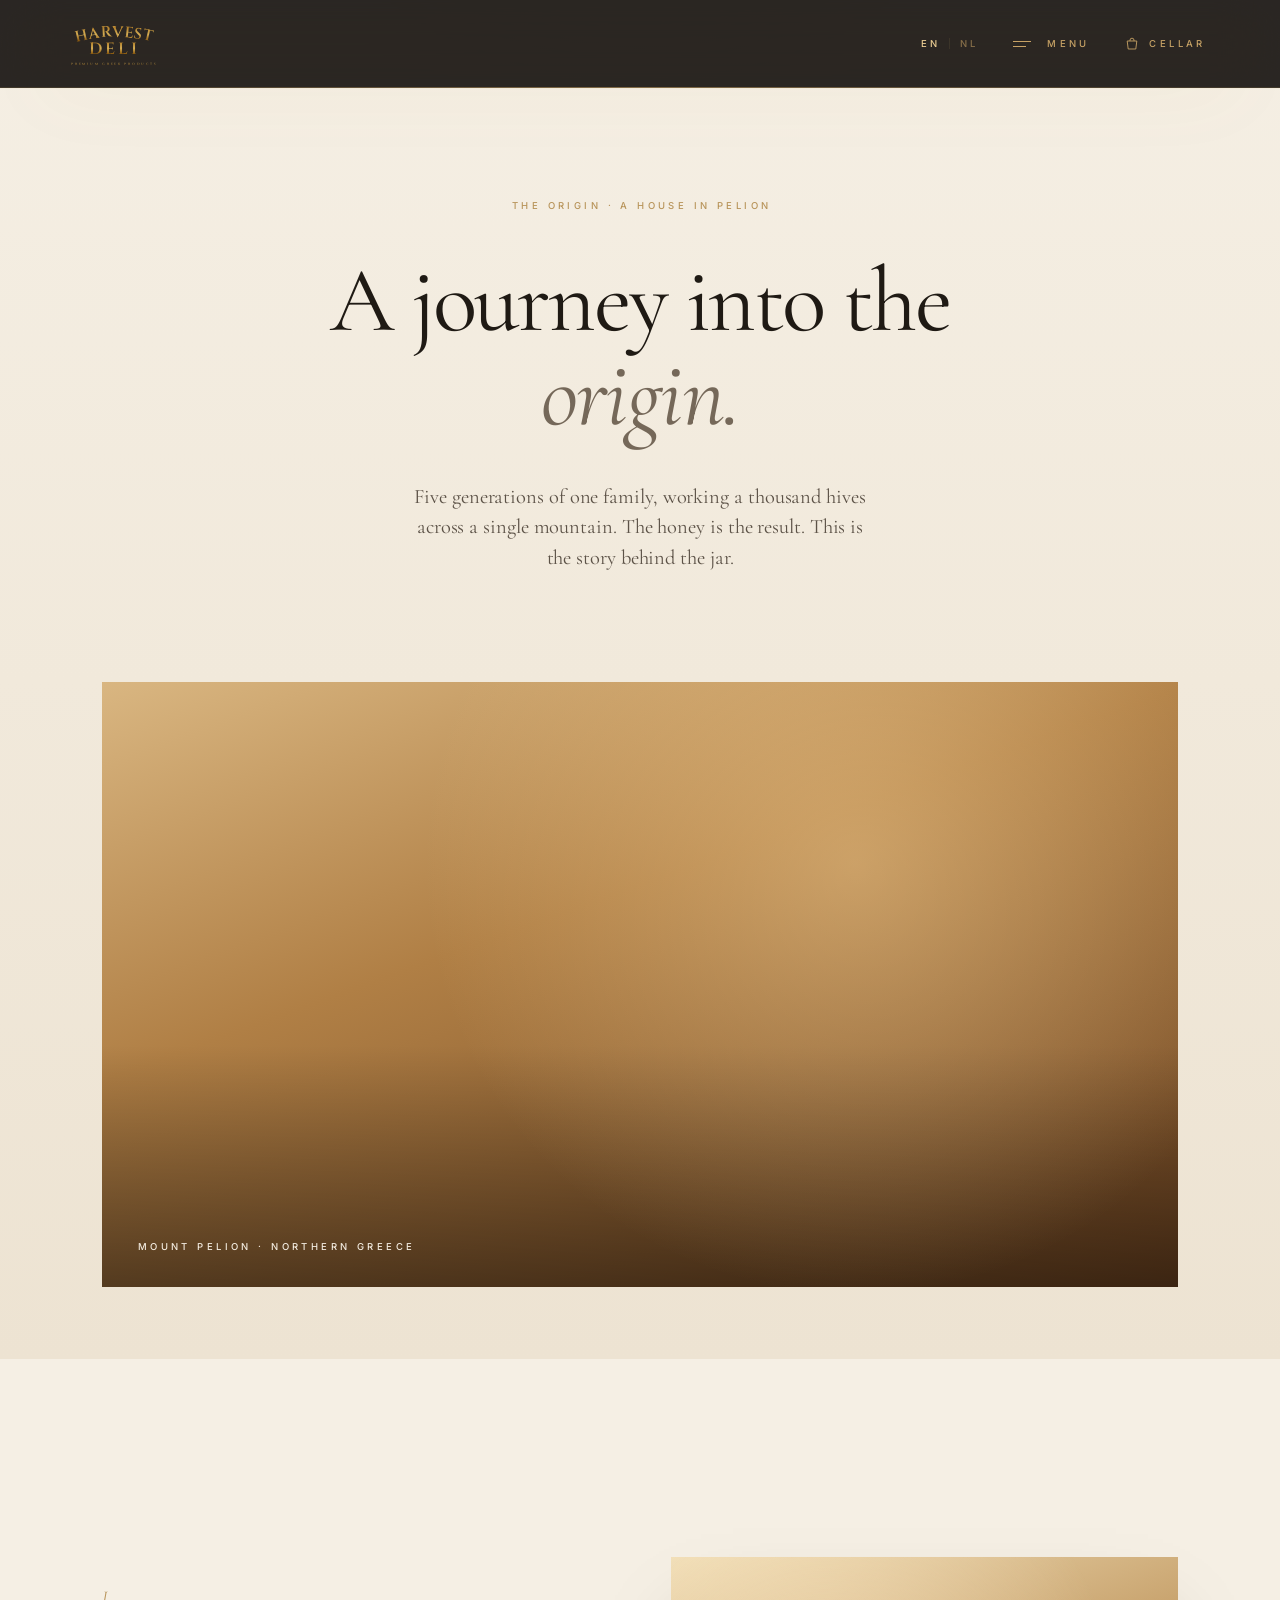
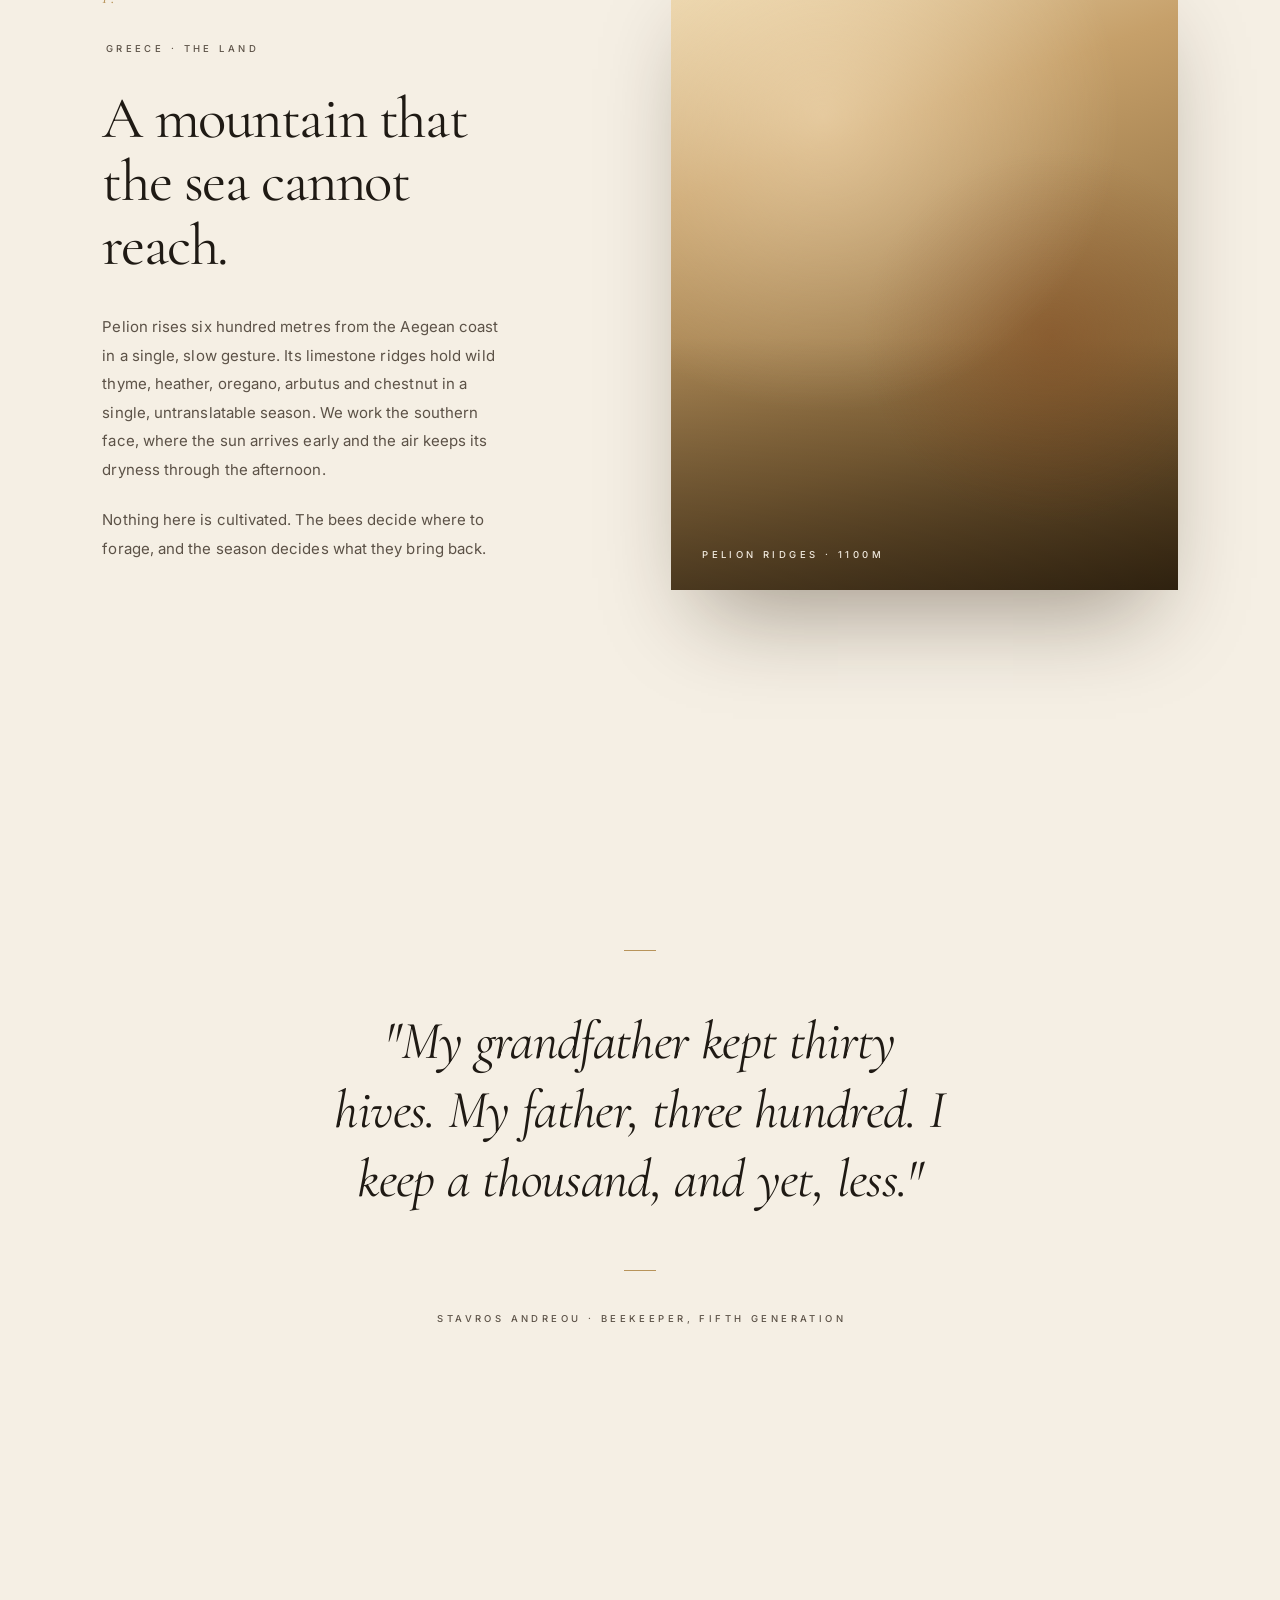
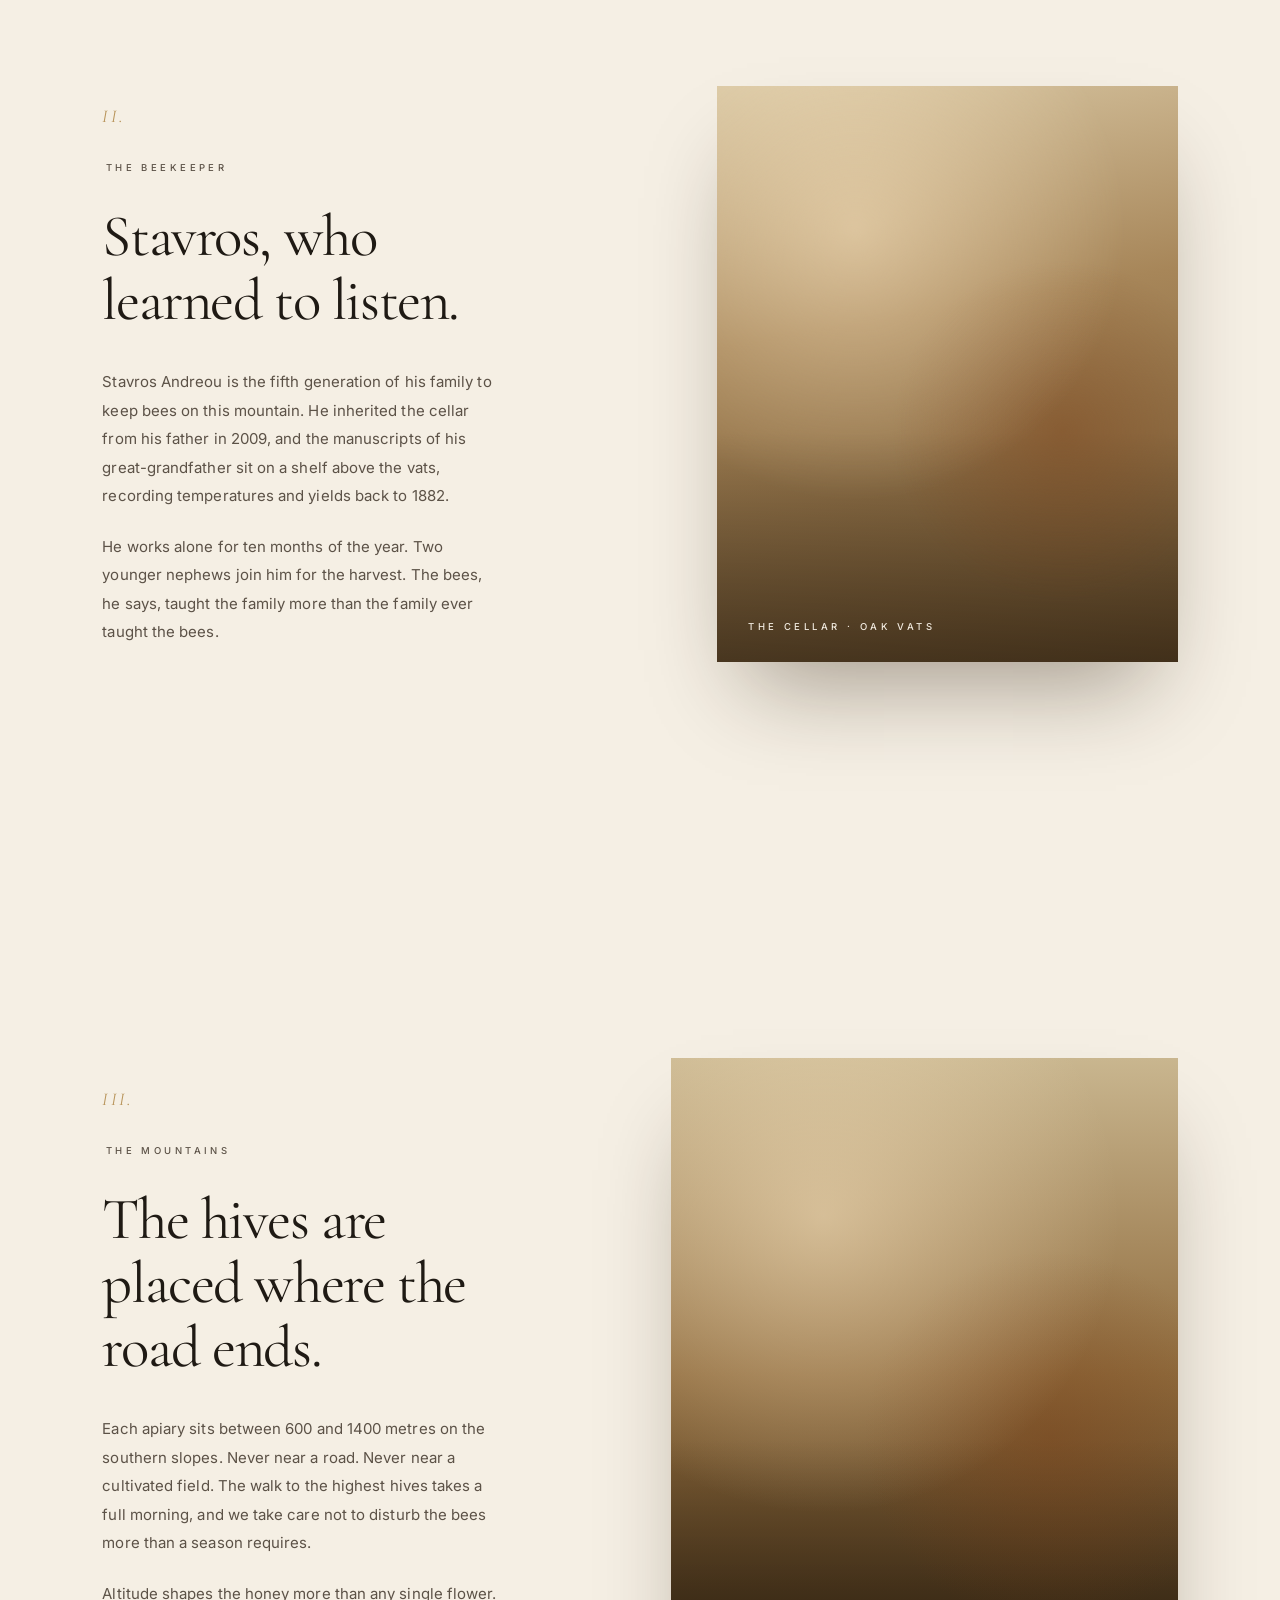
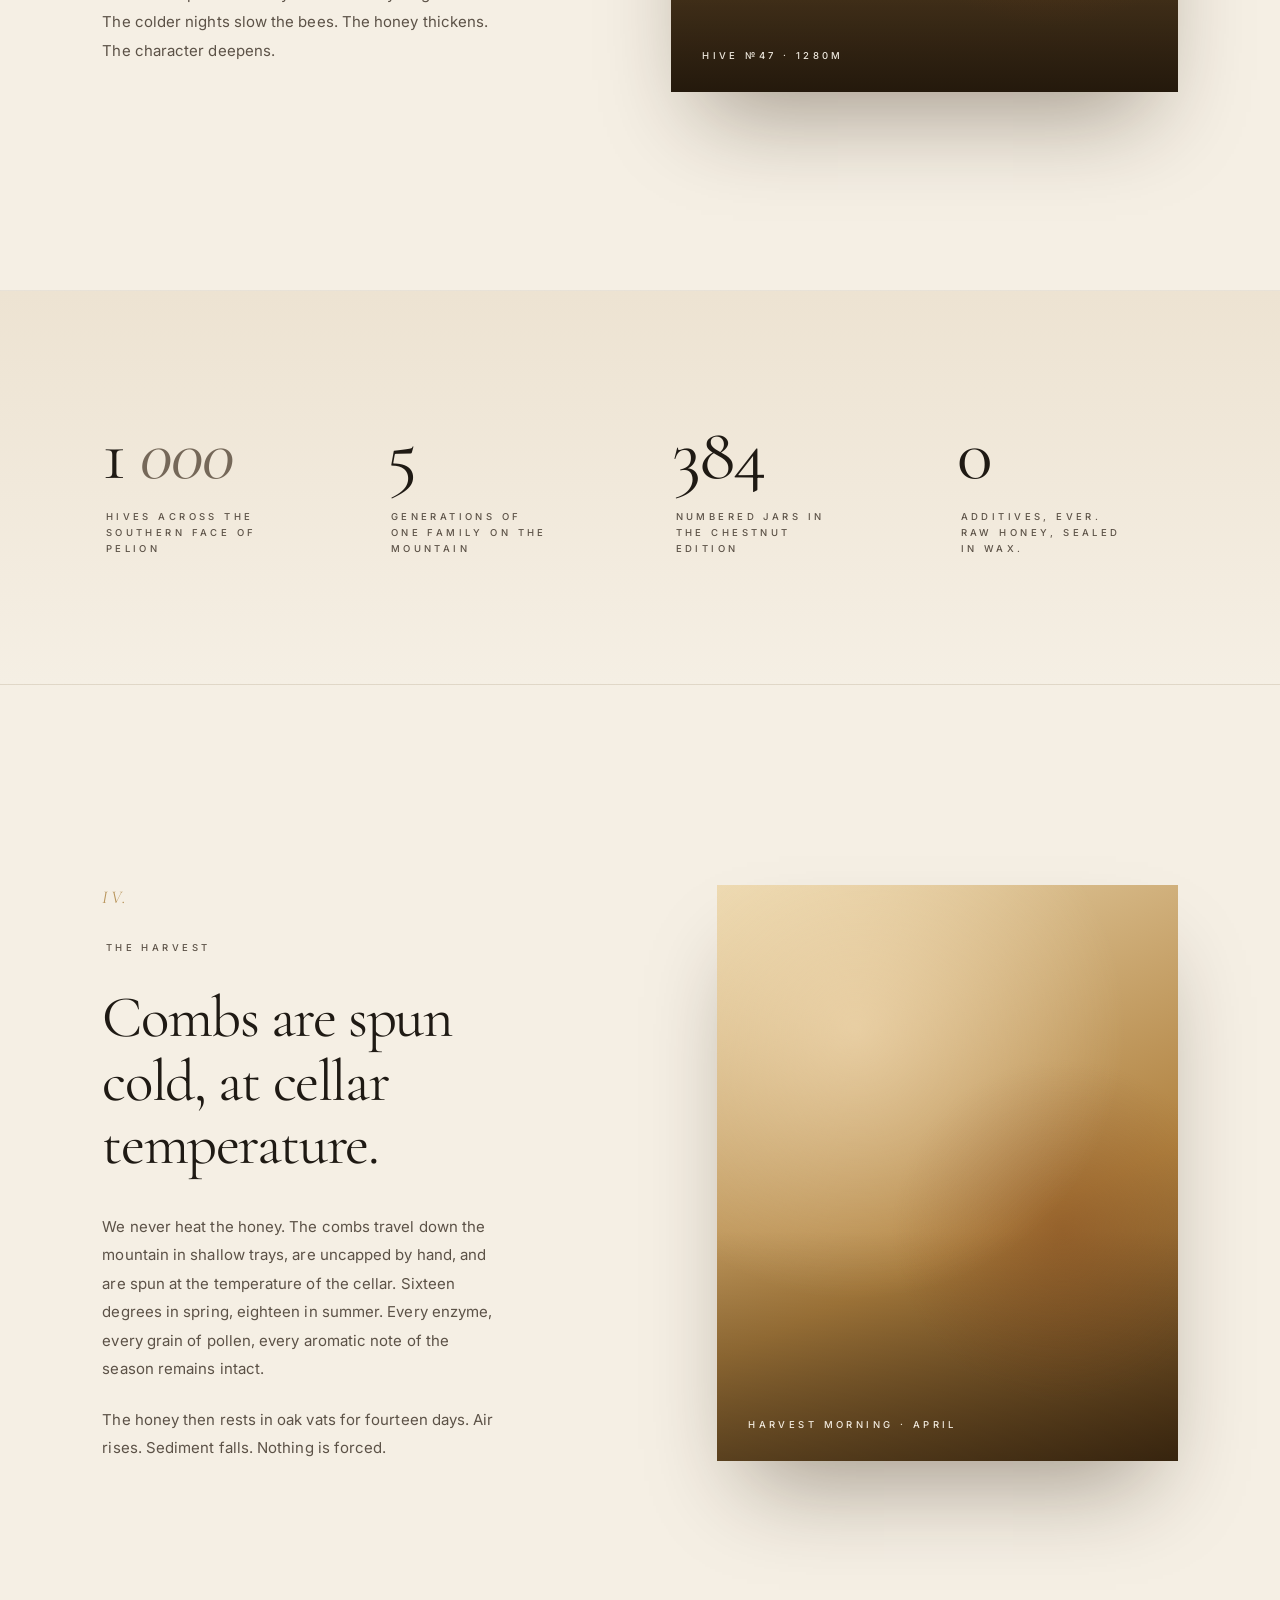
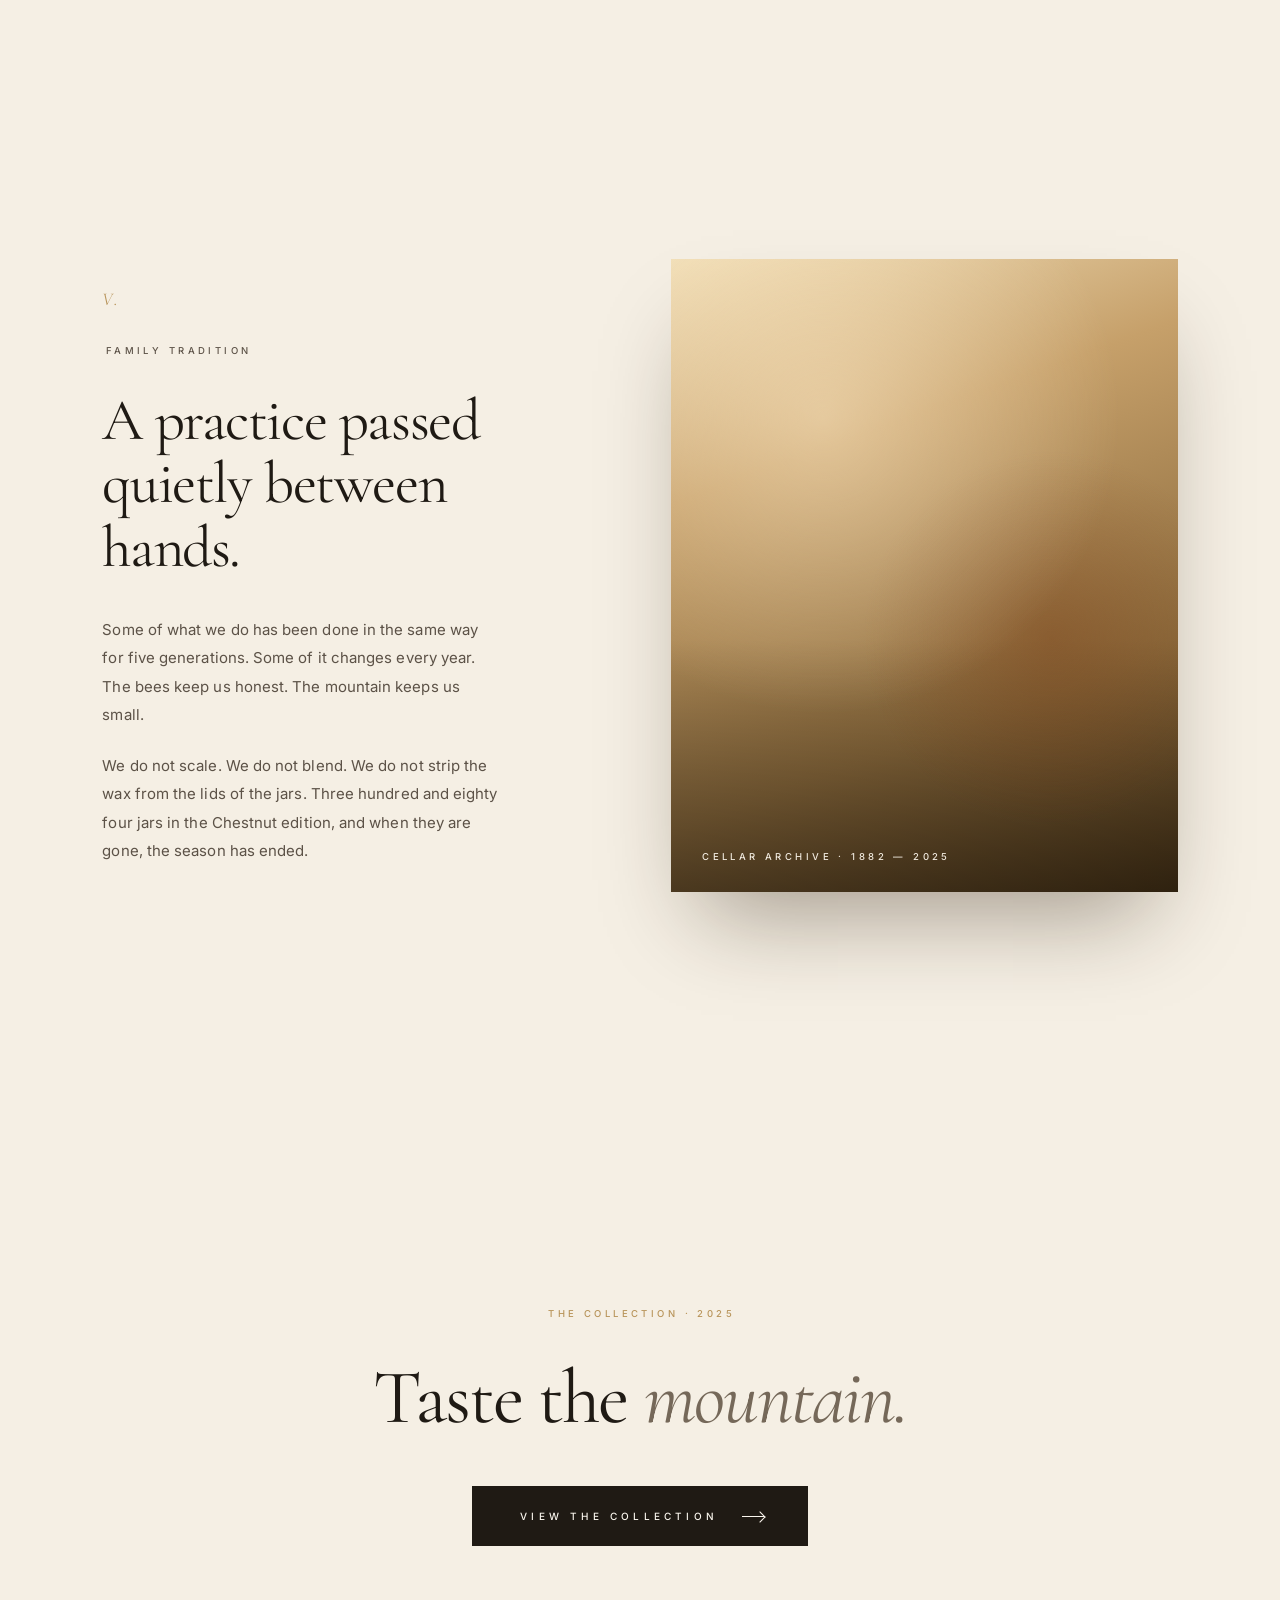
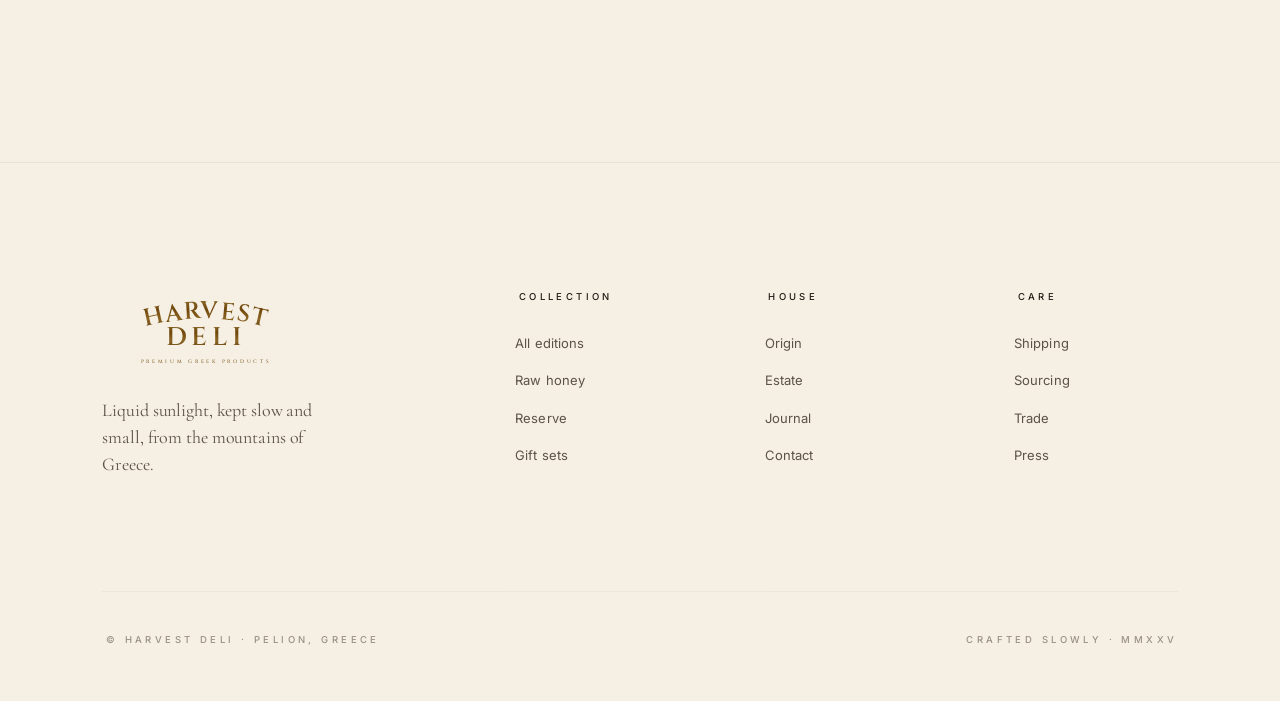
<file: about.html>
<!DOCTYPE html>
<html lang="en">
<head>
<meta charset="UTF-8">
<meta name="viewport" content="width=device-width, initial-scale=1.0">
<title>The Origin — Harvest Deli</title>
<link rel="preconnect" href="https://fonts.googleapis.com">
<link rel="preconnect" href="https://fonts.gstatic.com" crossorigin>
<link href="https://fonts.googleapis.com/css2?family=Cinzel:wght@400;500;600;700&family=Cormorant+Garamond:ital,wght@0,300;0,400;0,500;0,600;1,400;1,500&family=Inter:wght@300;400;500&display=swap" rel="stylesheet">
<link rel="stylesheet" href="shared.css">
<style>
:root {
  --bg: #F5EFE4;
  --bg-deep: #EDE3D2;
  --ink: #1F1A14;
  --ink-soft: #5C5247;
  --ink-warm: #756859;
  --stone: #C9BBA3;
  --gold: #B8945A;
  --gold-light: #D4AC6A;
  --gold-deep: #8A6228;
  --gold-soft: rgba(184, 148, 90, 0.32);
  --cream: #FAF6EE;
  --ease: cubic-bezier(0.22, 1, 0.36, 1);
  --track-label: 0.36em;
  --track-button: 0.42em;
}
* { margin: 0; padding: 0; box-sizing: border-box; }
html { -webkit-font-smoothing: antialiased; -moz-osx-font-smoothing: grayscale; scroll-behavior: smooth; }
body {
  background: var(--bg);
  color: var(--ink);
  font-family: 'Inter', -apple-system, BlinkMacSystemFont, sans-serif;
  font-weight: 400;
  font-size: 15px;
  line-height: 1.65;
  overflow-x: hidden;
}
::selection { background: var(--gold-soft); color: var(--ink); }

.logo-svg { display: block; height: 100%; width: auto; }
.logo-mark.nav-size { height: 44px; }
.logo-mark.menu-size { height: 70px; }
.logo-mark.footer-size { height: 80px; }

nav.site-nav {
  position: fixed; top: 0; left: 0; right: 0; z-index: 60;
  display: flex; justify-content: space-between; align-items: center;
  padding: 18px 48px;
  color: var(--ink);
  background: rgba(245, 239, 228, 0.78);
  backdrop-filter: blur(20px) saturate(140%);
  -webkit-backdrop-filter: blur(20px) saturate(140%);
  border-bottom: 1px solid rgba(26, 22, 18, 0.05);
}
nav.site-nav .nav-brand { display: flex; align-items: center; height: 44px; text-decoration: none; color: inherit; }
nav.site-nav .nav-right { display: flex; align-items: center; gap: 32px; }
.menu-btn, .nav-acquire {
  background: none; border: none; color: inherit; cursor: pointer;
  font-family: 'Inter', sans-serif;
  font-size: 9.5px; letter-spacing: var(--track-label); text-transform: uppercase;
  font-weight: 500; padding: 6px 0;
  display: inline-flex; align-items: center; gap: 16px;
  text-decoration: none; transition: opacity 0.5s var(--ease);
  opacity: 0.92; padding-left: var(--track-label);
}
.menu-btn:hover, .nav-acquire:hover { opacity: 1; }
.menu-btn .lines { display: inline-flex; flex-direction: column; gap: 4px; width: 18px; }
.menu-btn .lines::before, .menu-btn .lines::after { content: ''; display: block; height: 1px; background: currentColor; }
.menu-btn .lines::before { width: 100%; }
.menu-btn .lines::after { width: 70%; }
.nav-acquire { border-bottom: 1px solid currentColor; padding-bottom: 4px; }

/* Menu overlay */
.menu-overlay {
  position: fixed; inset: 0; z-index: 150;
  background: #0B0907; color: var(--cream);
  opacity: 0; pointer-events: none;
  transition: opacity 0.9s var(--ease);
  display: flex; flex-direction: column;
  padding: 32px 48px; overflow: hidden;
}
.menu-overlay.open { opacity: 1; pointer-events: auto; }
.menu-overlay::before {
  content: ''; position: absolute; inset: 0;
  background: radial-gradient(ellipse at 75% 30%, rgba(212,172,106,0.14), transparent 55%), radial-gradient(ellipse at 20% 80%, rgba(184,148,90,0.08), transparent 60%);
  pointer-events: none;
}
.menu-top { display: flex; justify-content: space-between; align-items: center; padding-bottom: 8vh; position: relative; z-index: 2; }
.menu-close { background: none; border: none; color: currentColor; cursor: pointer; font-family: 'Inter', sans-serif; font-size: 10px; letter-spacing: 0.4em; text-transform: uppercase; font-weight: 500; display: inline-flex; align-items: center; gap: 14px; opacity: 0.85; transition: opacity 0.5s var(--ease); }
.menu-close:hover { opacity: 1; }
.menu-close .x { width: 18px; height: 18px; position: relative; }
.menu-close .x::before, .menu-close .x::after { content: ''; position: absolute; top: 50%; left: 0; width: 100%; height: 1px; background: currentColor; }
.menu-close .x::before { transform: rotate(45deg); }
.menu-close .x::after { transform: rotate(-45deg); }
.menu-content { display: grid; grid-template-columns: 1.4fr 1fr; gap: 8%; flex: 1; align-items: center; position: relative; z-index: 2; }
.menu-items { list-style: none; }
.menu-items li { border-bottom: 1px solid rgba(245,239,228,0.1); padding: 22px 0; display: grid; grid-template-columns: 60px 1fr auto; align-items: baseline; gap: 32px; opacity: 0; transform: translateY(30px); transition: opacity 0.9s var(--ease), transform 0.9s var(--ease); }
.menu-overlay.open .menu-items li { opacity: 1; transform: translateY(0); }
.menu-overlay.open .menu-items li:nth-child(1) { transition-delay: 0.18s; }
.menu-overlay.open .menu-items li:nth-child(2) { transition-delay: 0.28s; }
.menu-overlay.open .menu-items li:nth-child(3) { transition-delay: 0.38s; }
.menu-overlay.open .menu-items li:nth-child(4) { transition-delay: 0.48s; }
.menu-overlay.open .menu-items li:nth-child(5) { transition-delay: 0.58s; }
.menu-items .roman { font-family: 'Cormorant Garamond', serif; font-style: italic; font-weight: 400; font-size: 14px; color: var(--gold); letter-spacing: 0.1em; }
.menu-items a { font-family: 'Cormorant Garamond', serif; font-weight: 400; font-size: clamp(40px, 5vw, 72px); line-height: 1.04; letter-spacing: -0.024em; color: var(--cream); text-decoration: none; position: relative; display: inline-block; transition: color 0.5s var(--ease); }
.menu-items a em { font-style: italic; font-weight: 400; color: rgba(245, 239, 228, 0.78); letter-spacing: -0.014em; }
.menu-items a::after { content: ''; position: absolute; bottom: -8px; left: 0; width: 0; height: 1px; background: var(--gold); transition: width 0.7s var(--ease); }
.menu-items a:hover { color: var(--gold-light); }
.menu-items a:hover::after { width: 100%; }
.menu-items .sub { font-family: 'Inter', sans-serif; font-size: 9.5px; letter-spacing: var(--track-label); text-transform: uppercase; color: rgba(245,239,228,0.55); font-weight: 500; text-align: right; padding-left: var(--track-label); }
.menu-side { padding-left: 6%; border-left: 1px solid rgba(245,239,228,0.08); opacity: 0; transform: translateX(30px); transition: opacity 1s var(--ease) 0.6s, transform 1s var(--ease) 0.6s; }
.menu-overlay.open .menu-side { opacity: 1; transform: translateX(0); }
.menu-side h5 { font-family: 'Inter', sans-serif; font-size: 9.5px; letter-spacing: 0.45em; text-transform: uppercase; color: var(--gold); margin-bottom: 22px; font-weight: 500; }
.menu-side p { font-family: 'Cormorant Garamond', serif; font-weight: 400; font-size: 20px; line-height: 1.55; color: rgba(245,239,228,0.85); max-width: 24ch; margin-bottom: 38px; letter-spacing: -0.005em; }
.menu-side .contact { font-size: 11px; line-height: 2; color: rgba(245,239,228,0.65); }
.menu-side .contact a { color: inherit; text-decoration: none; border-bottom: 1px solid rgba(245,239,228,0.25); padding-bottom: 1px; }
.menu-bottom { display: flex; justify-content: space-between; align-items: center; font-size: 10px; letter-spacing: 0.32em; text-transform: uppercase; color: rgba(245,239,228,0.45); padding-top: 4vh; position: relative; z-index: 2; font-weight: 400; }
.menu-bottom .social { display: flex; gap: 28px; }
.menu-bottom .social a { color: inherit; text-decoration: none; }

/* ----- About hero ----- */
.about-hero {
  padding: 22vh 8% 8vh;
  text-align: center;
  background: linear-gradient(180deg, var(--bg) 0%, var(--bg-deep) 100%);
  position: relative;
  overflow: hidden;
}
.about-hero::before {
  content: '';
  position: absolute; top: -30%; left: 50%;
  width: 720px; height: 480px; transform: translateX(-50%);
  background: radial-gradient(ellipse at center, rgba(220, 175, 110, 0.22), transparent 60%);
  filter: blur(40px); pointer-events: none;
}
.about-eyebrow {
  font-family: 'Inter', sans-serif;
  font-size: 9.5px; letter-spacing: var(--track-label);
  text-transform: uppercase; color: var(--gold);
  margin-bottom: 40px; font-weight: 500;
  padding-left: var(--track-label);
}
.about-headline {
  font-family: 'Cormorant Garamond', serif;
  font-weight: 400;
  font-size: clamp(54px, 7.2vw, 124px);
  line-height: 1.02;
  letter-spacing: -0.028em;
  color: var(--ink);
  margin-bottom: 40px;
  max-width: 16ch;
  margin-left: auto; margin-right: auto;
}
.about-headline em { font-style: italic; font-weight: 400; color: var(--ink-warm); letter-spacing: -0.018em; }
.about-intro {
  font-family: 'Cormorant Garamond', serif;
  font-weight: 400;
  font-size: clamp(18px, 1.6vw, 24px);
  line-height: 1.5;
  color: var(--ink-soft);
  max-width: 46ch;
  margin: 0 auto;
  letter-spacing: -0.004em;
}

.about-frame {
  margin-top: 12vh;
  aspect-ratio: 16 / 9;
  width: 100%;
  position: relative;
  overflow: hidden;
  background: linear-gradient(160deg, #D9B681 0%, #B07F45 40%, #6B4220 100%);
}
.about-frame::before {
  content: '';
  position: absolute; inset: 0;
  background:
    radial-gradient(circle at 70% 30%, rgba(255, 220, 160, 0.4), transparent 50%),
    linear-gradient(180deg, transparent 60%, rgba(0, 0, 0, 0.45));
}
.about-frame .caption {
  position: absolute;
  bottom: 32px; left: 32px;
  font-family: 'Inter', sans-serif;
  font-size: 9.5px;
  letter-spacing: var(--track-label);
  text-transform: uppercase;
  color: rgba(255, 250, 240, 0.92);
  z-index: 2;
  font-weight: 500;
  padding-left: var(--track-label);
}

/* ----- Chapters ----- */
.chapter-section {
  padding: 22vh 8%;
  position: relative;
}
.chapter-section.left {
  display: grid;
  grid-template-columns: 1fr 1.1fr;
  gap: 10%;
  align-items: center;
}
.chapter-section.right {
  display: grid;
  grid-template-columns: 1.1fr 1fr;
  gap: 10%;
  align-items: center;
}
.chapter-section.right .ch-image { order: 2; }

.ch-text { max-width: 46ch; }
.ch-num {
  font-family: 'Cormorant Garamond', serif;
  font-style: italic; font-weight: 400;
  font-size: 18px;
  color: var(--gold);
  letter-spacing: 0.12em;
  margin-bottom: 28px;
}
.ch-eyebrow {
  font-family: 'Inter', sans-serif;
  font-size: 9.5px;
  letter-spacing: var(--track-label);
  text-transform: uppercase;
  color: var(--ink-soft);
  margin-bottom: 30px;
  font-weight: 500;
  padding-left: var(--track-label);
}
.ch-heading {
  font-family: 'Cormorant Garamond', serif;
  font-weight: 400;
  font-size: clamp(38px, 4.6vw, 68px);
  line-height: 1.08;
  letter-spacing: -0.024em;
  color: var(--ink);
  margin-bottom: 36px;
  max-width: 16ch;
}
.ch-heading em { font-style: italic; font-weight: 400; color: var(--ink-warm); letter-spacing: -0.016em; }
.ch-body {
  font-family: 'Inter', sans-serif;
  font-size: 15px;
  line-height: 1.9;
  color: var(--ink-soft);
  font-weight: 400;
  max-width: 44ch;
  letter-spacing: 0.005em;
}
.ch-body + .ch-body { margin-top: 22px; }

.ch-image {
  aspect-ratio: 4 / 5;
  position: relative;
  overflow: hidden;
  background: linear-gradient(165deg, #E8D5B0 0%, #C29A65 35%, #8F6638 70%, #4F3B1F 100%);
  box-shadow: 0 50px 90px -30px rgba(40, 24, 8, 0.4);
}
.ch-image.tone-1 { background: linear-gradient(160deg, #F0DDB6 0%, #C6A06A 30%, #8B6A3C 70%, #4D3719 100%); }
.ch-image.tone-2 { background: linear-gradient(170deg, #D8C6A2 0%, #A78659 40%, #6C4F2B 100%); }
.ch-image.tone-3 { background: linear-gradient(180deg, #C9B68F 0%, #8F6B3D 50%, #3C2A14 100%); }
.ch-image.tone-4 { background: linear-gradient(155deg, #EBD7AE 0%, #B0813F 60%, #5B3C18 100%); }
.ch-image::before {
  content: '';
  position: absolute; inset: 0;
  background:
    radial-gradient(circle at 30% 25%, rgba(255, 235, 200, 0.5), transparent 50%),
    radial-gradient(circle at 75% 60%, rgba(120, 60, 20, 0.4), transparent 35%),
    linear-gradient(180deg, transparent 60%, rgba(0, 0, 0, 0.4));
  mix-blend-mode: normal;
}
.ch-image .caption {
  position: absolute;
  bottom: 28px; left: 28px;
  font-family: 'Inter', sans-serif;
  font-size: 9.5px;
  letter-spacing: var(--track-label);
  text-transform: uppercase;
  color: rgba(255, 250, 240, 0.92);
  z-index: 2;
  font-weight: 500;
  padding-left: var(--track-label);
}

/* ----- Pull quote ----- */
.pull-quote {
  padding: 18vh 12%;
  text-align: center;
  background: var(--bg);
}
.pull-quote blockquote {
  font-family: 'Cormorant Garamond', serif;
  font-style: italic;
  font-weight: 400;
  font-size: clamp(32px, 4.2vw, 62px);
  line-height: 1.28;
  letter-spacing: -0.012em;
  color: var(--ink);
  max-width: 26ch;
  margin: 0 auto;
}
.pull-quote blockquote::before { content: ''; display: block; width: 32px; height: 1px; background: var(--gold); margin: 0 auto 56px; }
.pull-quote blockquote::after { content: ''; display: block; width: 32px; height: 1px; background: var(--gold); margin: 56px auto 0; }
.pull-quote cite {
  display: block;
  margin-top: 40px;
  font-family: 'Inter', sans-serif;
  font-style: normal;
  font-size: 9.5px;
  letter-spacing: var(--track-label);
  text-transform: uppercase;
  color: var(--ink-soft);
  font-weight: 500;
  padding-left: var(--track-label);
}

/* ----- Numbers strip ----- */
.numbers-strip {
  padding: 14vh 8%;
  background: linear-gradient(180deg, var(--bg-deep) 0%, var(--bg) 100%);
  display: grid;
  grid-template-columns: repeat(4, 1fr);
  gap: 6%;
  border-top: 1px solid rgba(26, 22, 18, 0.06);
  border-bottom: 1px solid rgba(26, 22, 18, 0.06);
}
.n-cell { text-align: left; }
.n-cell .n-value {
  font-family: 'Cormorant Garamond', serif;
  font-weight: 400;
  font-size: clamp(48px, 5.8vw, 88px);
  line-height: 1;
  color: var(--ink);
  letter-spacing: -0.028em;
  margin-bottom: 18px;
}
.n-cell .n-value em { font-style: italic; font-weight: 400; color: var(--ink-warm); }
.n-cell .n-label {
  font-family: 'Inter', sans-serif;
  font-size: 9.5px;
  letter-spacing: var(--track-label);
  text-transform: uppercase;
  color: var(--ink-soft);
  font-weight: 500;
  padding-left: var(--track-label);
  max-width: 28ch;
  line-height: 1.7;
}

/* ----- Final CTA ----- */
.about-cta {
  padding: 24vh 8%;
  text-align: center;
  background: var(--bg);
}
.about-cta .label {
  font-family: 'Inter', sans-serif;
  font-size: 9.5px;
  letter-spacing: var(--track-label);
  text-transform: uppercase;
  color: var(--gold);
  margin-bottom: 36px;
  font-weight: 500;
  padding-left: var(--track-label);
}
.about-cta h2 {
  font-family: 'Cormorant Garamond', serif;
  font-weight: 400;
  font-size: clamp(44px, 6vw, 96px);
  line-height: 1.04;
  letter-spacing: -0.026em;
  color: var(--ink);
  max-width: 16ch;
  margin: 0 auto 48px;
}
.about-cta h2 em { font-style: italic; font-weight: 400; color: var(--ink-warm); }
.about-cta .cta-link {
  display: inline-flex;
  align-items: center;
  gap: 24px;
  padding: 22px 44px;
  font-family: 'Inter', sans-serif;
  font-size: 10px;
  letter-spacing: var(--track-button);
  text-transform: uppercase;
  color: var(--cream);
  background: var(--ink);
  text-decoration: none;
  font-weight: 500;
  transition: background 0.7s var(--ease);
  padding-left: calc(44px + var(--track-button));
}
.about-cta .cta-link:hover { background: var(--gold-deep); }
.about-cta .cta-link .arrow { width: 22px; height: 1px; background: currentColor; position: relative; }
.about-cta .cta-link .arrow::after {
  content: ''; position: absolute; right: 0; top: -3px;
  width: 7px; height: 7px;
  border-right: 1px solid currentColor;
  border-top: 1px solid currentColor;
  transform: rotate(45deg);
}

/* Footer */
footer.site-footer { padding: 14vh 8% 6vh; background: var(--bg); border-top: 1px solid rgba(26, 22, 18, 0.06); }
.footer-grid { display: grid; grid-template-columns: 2fr 1fr 1fr 1fr; gap: 8%; margin-bottom: 12vh; }
.footer-brand { margin-bottom: 28px; }
.footer-tagline { font-family: 'Cormorant Garamond', serif; font-weight: 400; font-size: 18px; color: var(--ink-soft); max-width: 26ch; line-height: 1.5; letter-spacing: -0.006em; }
.footer-col h4 { font-family: 'Inter', sans-serif; font-size: 9.5px; letter-spacing: var(--track-label); text-transform: uppercase; margin-bottom: 28px; font-weight: 500; color: var(--ink); padding-left: var(--track-label); }
.footer-col a { display: block; font-family: 'Inter', sans-serif; font-size: 13px; color: var(--ink-soft); text-decoration: none; margin-bottom: 16px; letter-spacing: 0.005em; transition: color 0.5s var(--ease); font-weight: 400; }
.footer-col a:hover { color: var(--gold); }
.footer-bottom { display: flex; justify-content: space-between; align-items: center; font-family: 'Inter', sans-serif; font-size: 9.5px; letter-spacing: var(--track-label); color: var(--ink-soft); text-transform: uppercase; opacity: 0.6; padding-top: 40px; border-top: 1px solid rgba(26, 22, 18, 0.06); font-weight: 500; padding-left: var(--track-label); }

/* Reveal */
.reveal { opacity: 0; transform: translateY(50px); transition: opacity 1.6s var(--ease), transform 1.6s var(--ease); }
.reveal.in { opacity: 1; transform: translateY(0); }
.reveal.delay-1 { transition-delay: 0.18s; }
.reveal.delay-2 { transition-delay: 0.36s; }

@media (max-width: 900px) {
  nav.site-nav { padding: 14px 20px; }
  nav.site-nav .nav-right { gap: 18px; }
  .logo-mark.nav-size { height: 38px; }
  .about-hero { padding: 14vh 7% 4vh; }
  .about-headline { margin-bottom: 28px; }
  .about-intro { font-size: 17px; }
  .about-frame { margin-top: 6vh; aspect-ratio: 4 / 5; }
  .chapter-section { padding: 12vh 7%; grid-template-columns: 1fr !important; gap: 6vh !important; }
  .chapter-section.right .ch-image { order: 0; }
  .ch-heading { font-size: clamp(34px, 8vw, 52px); margin-bottom: 24px; }
  .ch-body { font-size: 14.5px; line-height: 1.85; }
  .ch-image { aspect-ratio: 4 / 5; }
  .pull-quote { padding: 12vh 8%; }
  .pull-quote blockquote { font-size: clamp(26px, 7vw, 42px); }
  .pull-quote blockquote::before, .pull-quote blockquote::after { margin: 40px auto; }
  .numbers-strip { grid-template-columns: 1fr 1fr; gap: 6vh 6%; padding: 10vh 7%; }
  .n-cell .n-value { font-size: clamp(42px, 11vw, 64px); margin-bottom: 14px; }
  .about-cta { padding: 16vh 7%; }
  .about-cta h2 { margin-bottom: 36px; font-size: clamp(36px, 10vw, 60px); }
  .footer-grid { grid-template-columns: 1fr 1fr; gap: 6vh 8%; margin-bottom: 8vh; }
  .footer-bottom { flex-direction: column; gap: 16px; text-align: center; }
  .menu-overlay { padding: 22px 24px; }
  .menu-content { grid-template-columns: 1fr; gap: 6vh; align-items: start; }
  .menu-items li { grid-template-columns: 36px 1fr; gap: 14px; padding: 18px 0; }
  .menu-items .sub { grid-column: 1 / -1; text-align: left; padding-left: 50px; margin-top: -6px; }
  .menu-side { padding-left: 0; border-left: none; border-top: 1px solid rgba(245,239,228,0.08); padding-top: 5vh; }
  .menu-bottom { flex-direction: column; gap: 16px; text-align: center; }
}
@media (max-width: 480px) {
  .numbers-strip { grid-template-columns: 1fr; gap: 5vh; padding: 8vh 8%; }
  .n-cell .n-value { font-size: 56px; }
  .pull-quote blockquote { font-size: 24px; }
  .about-cta .cta-link { padding: 18px 30px; padding-left: calc(30px + var(--track-button)); }
  footer.site-footer { padding: 10vh 7% 5vh; }
}
</style>
</head>
<body>

<svg width="0" height="0" style="position:absolute" aria-hidden="true">
  <defs>
    <linearGradient id="goldFoil" x1="0" y1="0" x2="0" y2="1">
      <stop offset="0%" stop-color="#FAE3A3"/><stop offset="22%" stop-color="#C99948"/><stop offset="48%" stop-color="#F1CC79"/><stop offset="72%" stop-color="#9D6F29"/><stop offset="100%" stop-color="#6E4B1B"/>
    </linearGradient>
    <linearGradient id="goldFoilDark" x1="0" y1="0" x2="0" y2="1">
      <stop offset="0%" stop-color="#E8C982"/><stop offset="35%" stop-color="#A87A36"/><stop offset="60%" stop-color="#D4A85F"/><stop offset="100%" stop-color="#5C3F18"/>
    </linearGradient>
    <path id="harvestArc" d="M 16 60 Q 130 14 244 60" fill="none"/>
    <symbol id="harvestDeliLogo" viewBox="0 0 260 100">
      <text font-family="Cinzel, serif" font-weight="600" font-size="30" letter-spacing="1.5" fill="url(#goldFoil)"><textPath href="#harvestArc" startOffset="50%" text-anchor="middle">HARVEST</textPath></text>
      <text x="130" y="70" text-anchor="middle" font-family="Cinzel, serif" font-weight="600" font-size="32" letter-spacing="6" fill="url(#goldFoil)">DELI</text>
      <line x1="80" y1="80" x2="180" y2="80" stroke="url(#goldFoil)" stroke-width="0.5" opacity="0.5"/>
      <text x="130" y="92" text-anchor="middle" font-family="Cinzel, serif" font-weight="500" font-size="6.2" letter-spacing="3.4" fill="url(#goldFoil)">PREMIUM GREEK PRODUCTS</text>
    </symbol>
    <symbol id="harvestDeliLogoDark" viewBox="0 0 260 100">
      <text font-family="Cinzel, serif" font-weight="600" font-size="30" letter-spacing="1.5" fill="url(#goldFoilDark)"><textPath href="#harvestArc" startOffset="50%" text-anchor="middle">HARVEST</textPath></text>
      <text x="130" y="70" text-anchor="middle" font-family="Cinzel, serif" font-weight="600" font-size="32" letter-spacing="6" fill="url(#goldFoilDark)">DELI</text>
      <line x1="80" y1="80" x2="180" y2="80" stroke="url(#goldFoilDark)" stroke-width="0.5" opacity="0.5"/>
      <text x="130" y="92" text-anchor="middle" font-family="Cinzel, serif" font-weight="500" font-size="6.2" letter-spacing="3.4" fill="url(#goldFoilDark)">PREMIUM GREEK PRODUCTS</text>
    </symbol>
  </defs>
</svg>

<nav class="site-nav">
  <a href="index.html" class="nav-brand"><svg class="logo-svg logo-mark nav-size"><use href="#harvestDeliLogo"/></svg></a>
  <div class="nav-right">
    <div class="lang-toggle" role="group" aria-label="Language">
      <button data-lang="en">EN</button><span class="sep"></span><button data-lang="nl">NL</button>
    </div>
    <button class="menu-btn" id="menuBtn"><span class="lines"></span><span data-i18n="nav.menu">Menu</span></button>
    <button class="nav-cart" id="navCart" aria-label="Open cart">
      <span class="cart-glyph"><svg width="14" height="14" viewBox="0 0 14 14" fill="none"><path d="M2.2 4 L11.8 4 L10.8 12 L3.2 12 Z" stroke="currentColor" stroke-width="0.9" fill="none"/><path d="M5 4 V3.2 A2 2 0 0 1 9 3.2 V4" stroke="currentColor" stroke-width="0.9" fill="none"/></svg></span>
      <span data-i18n="nav.cellar">Cellar</span>
      <span class="cart-count">0</span>
    </button>
  </div>
</nav>

<div class="menu-overlay" id="menuOverlay" aria-hidden="true">
  <div class="menu-top">
    <a href="index.html" class="nav-brand"><svg class="logo-svg logo-mark menu-size"><use href="#harvestDeliLogo"/></svg></a>
    <button class="menu-close" id="menuClose"><span data-i18n="menu.close">Close</span> <span class="x"></span></button>
  </div>
  <div class="menu-content">
    <ol class="menu-items">
      <li><span class="roman">I</span><a href="shop.html" data-i18n-html="menu.item.collection_html">The <em>Collection</em></a><span class="sub" data-i18n="menu.item.collection_sub">All editions</span></li>
      <li><span class="roman">II</span><a href="about.html" data-i18n-html="menu.item.origin_html">The <em>Origin</em></a><span class="sub" data-i18n="menu.item.origin_sub">Pelion · Greece</span></li>
      <li><span class="roman">III</span><a href="index.html#process" data-i18n-html="menu.item.process_html">The <em>Process</em></a><span class="sub" data-i18n="menu.item.process_sub">Hand harvested</span></li>
      <li><span class="roman">IV</span><a href="index.html#journal" data-i18n-html="menu.item.journal_html">The <em>Journal</em></a><span class="sub" data-i18n="menu.item.journal_sub">Field notes</span></li>
      <li><span class="roman">V</span><a href="contact.html" data-i18n="menu.item.contact">Contact</a><span class="sub" data-i18n="menu.item.contact_sub">Trade &amp; press</span></li>
    </ol>
    <aside class="menu-side">
      <h5 data-i18n="menu.estate.h">Visit the estate</h5>
      <p data-i18n="menu.estate.p">By appointment between April and October. Small groups, single day, accompanied tastings at the cellar.</p>
      <div class="contact">
        <a href="mailto:hello@harvestdeli.gr">hello@harvestdeli.gr</a><br>
        +30 24210 882 14<br>Pelion, 37006 &middot; Greece
      </div>
    </aside>
  </div>
  <div class="menu-bottom">
    <span data-i18n="menu.copyright">© Harvest Deli MMXXV</span>
    <div class="social"><a href="#" data-i18n="menu.social.instagram">Instagram</a><a href="#" data-i18n="menu.social.journal">Journal</a><a href="#" data-i18n="menu.social.wholesale">Wholesale</a></div>
  </div>
</div>

<!-- Cart drawer -->
<div class="cart-drawer" id="cartDrawer" aria-hidden="true">
  <div class="cart-backdrop"></div>
  <aside class="cart-panel">
    <header class="cart-head">
      <span class="cart-title" data-i18n-html="cart.title_html">Your <em>Cellar</em></span>
      <button class="cart-close" aria-label="Close"><span data-i18n="cart.close">Close</span> <span class="x"></span></button>
    </header>
    <div class="cart-items" id="cartItems"></div>
    <footer class="cart-foot">
      <div class="cart-totals">
        <span class="label" data-i18n="cart.subtotal">Subtotal</span>
        <span class="total" id="cartTotal">€0</span>
      </div>
      <p class="cart-note" data-i18n="cart.note">Shipping calculated at checkout. Complimentary across the EU above €120.</p>
      <a href="checkout.html" class="cart-checkout"><span data-i18n="cart.checkout">Continue to checkout</span> <span class="arrow"></span></a>
    </footer>
  </aside>
</div>

<!-- ============ Hero ============ -->
<section class="about-hero">
  <div class="about-eyebrow" data-i18n="about.eyebrow">The Origin &middot; A house in Pelion</div>
  <h1 class="about-headline" data-i18n-html="about.headline_html">A journey into the <em>origin.</em></h1>
  <p class="about-intro" data-i18n="about.intro">Five generations of one family, working a thousand hives across a single mountain. The honey is the result. This is the story behind the jar.</p>
  <div class="about-frame">
    <span class="caption" data-i18n="about.frameCaption">Mount Pelion &middot; Northern Greece</span>
  </div>
</section>

<!-- ============ Chapter 1 ============ -->
<section class="chapter-section left">
  <div class="ch-text reveal">
    <div class="ch-num">I.</div>
    <div class="ch-eyebrow" data-i18n="about.ch1.eyebrow">Greece &middot; The land</div>
    <h2 class="ch-heading" data-i18n="about.ch1.h">A mountain that the sea cannot reach.</h2>
    <p class="ch-body" data-i18n="about.ch1.p1">Pelion rises six hundred metres from the Aegean coast in a single, slow gesture. Its limestone ridges hold wild thyme, heather, oregano, arbutus and chestnut in a single, untranslatable season. We work the southern face, where the sun arrives early and the air keeps its dryness through the afternoon.</p>
    <p class="ch-body" data-i18n="about.ch1.p2">Nothing here is cultivated. The bees decide where to forage, and the season decides what they bring back.</p>
  </div>
  <div class="ch-image tone-1 reveal delay-1">
    <span class="caption" data-i18n="about.ch1.caption">Pelion ridges &middot; 1100m</span>
  </div>
</section>

<!-- ============ Pull quote ============ -->
<section class="pull-quote">
  <div class="reveal">
    <blockquote data-i18n="about.quote.text">"My grandfather kept thirty hives. My father, three hundred. I keep a thousand, and yet, less."</blockquote>
    <cite data-i18n="about.quote.cite">Stavros Andreou &middot; Beekeeper, fifth generation</cite>
  </div>
</section>

<!-- ============ Chapter 2 ============ -->
<section class="chapter-section right">
  <div class="ch-image tone-2 reveal">
    <span class="caption" data-i18n="about.ch2.caption">The cellar &middot; oak vats</span>
  </div>
  <div class="ch-text reveal delay-1">
    <div class="ch-num">II.</div>
    <div class="ch-eyebrow" data-i18n="about.ch2.eyebrow">The beekeeper</div>
    <h2 class="ch-heading" data-i18n="about.ch2.h">Stavros, who learned to listen.</h2>
    <p class="ch-body" data-i18n="about.ch2.p1">Stavros Andreou is the fifth generation of his family to keep bees on this mountain. He inherited the cellar from his father in 2009, and the manuscripts of his great-grandfather sit on a shelf above the vats, recording temperatures and yields back to 1882.</p>
    <p class="ch-body" data-i18n="about.ch2.p2">He works alone for ten months of the year. Two younger nephews join him for the harvest. The bees, he says, taught the family more than the family ever taught the bees.</p>
  </div>
</section>

<!-- ============ Chapter 3 ============ -->
<section class="chapter-section left">
  <div class="ch-text reveal">
    <div class="ch-num">III.</div>
    <div class="ch-eyebrow" data-i18n="about.ch3.eyebrow">The mountains</div>
    <h2 class="ch-heading" data-i18n="about.ch3.h">The hives are placed where the road ends.</h2>
    <p class="ch-body" data-i18n="about.ch3.p1">Each apiary sits between 600 and 1400 metres on the southern slopes. Never near a road. Never near a cultivated field. The walk to the highest hives takes a full morning, and we take care not to disturb the bees more than a season requires.</p>
    <p class="ch-body" data-i18n="about.ch3.p2">Altitude shapes the honey more than any single flower. The colder nights slow the bees. The honey thickens. The character deepens.</p>
  </div>
  <div class="ch-image tone-3 reveal delay-1">
    <span class="caption" data-i18n="about.ch3.caption">Hive №47 &middot; 1280m</span>
  </div>
</section>

<!-- ============ Numbers ============ -->
<section class="numbers-strip">
  <div class="n-cell reveal">
    <div class="n-value">1 <em>000</em></div>
    <div class="n-label" data-i18n="about.n1.lbl">Hives across the southern face of Pelion</div>
  </div>
  <div class="n-cell reveal delay-1">
    <div class="n-value">5</div>
    <div class="n-label" data-i18n="about.n2.lbl">Generations of one family on the mountain</div>
  </div>
  <div class="n-cell reveal delay-2">
    <div class="n-value">384</div>
    <div class="n-label" data-i18n="about.n3.lbl">Numbered jars in the Chestnut edition</div>
  </div>
  <div class="n-cell reveal">
    <div class="n-value">0</div>
    <div class="n-label" data-i18n="about.n4.lbl">Additives, ever. Raw honey, sealed in wax.</div>
  </div>
</section>

<!-- ============ Chapter 4 ============ -->
<section class="chapter-section right">
  <div class="ch-image tone-4 reveal">
    <span class="caption" data-i18n="about.ch4.caption">Harvest morning &middot; April</span>
  </div>
  <div class="ch-text reveal delay-1">
    <div class="ch-num">IV.</div>
    <div class="ch-eyebrow" data-i18n="about.ch4.eyebrow">The harvest</div>
    <h2 class="ch-heading" data-i18n="about.ch4.h">Combs are spun cold, at cellar temperature.</h2>
    <p class="ch-body" data-i18n="about.ch4.p1">We never heat the honey. The combs travel down the mountain in shallow trays, are uncapped by hand, and are spun at the temperature of the cellar. Sixteen degrees in spring, eighteen in summer. Every enzyme, every grain of pollen, every aromatic note of the season remains intact.</p>
    <p class="ch-body" data-i18n="about.ch4.p2">The honey then rests in oak vats for fourteen days. Air rises. Sediment falls. Nothing is forced.</p>
  </div>
</section>

<!-- ============ Chapter 5 ============ -->
<section class="chapter-section left">
  <div class="ch-text reveal">
    <div class="ch-num">V.</div>
    <div class="ch-eyebrow" data-i18n="about.ch5.eyebrow">Family tradition</div>
    <h2 class="ch-heading" data-i18n="about.ch5.h">A practice passed quietly between hands.</h2>
    <p class="ch-body" data-i18n="about.ch5.p1">Some of what we do has been done in the same way for five generations. Some of it changes every year. The bees keep us honest. The mountain keeps us small.</p>
    <p class="ch-body" data-i18n="about.ch5.p2">We do not scale. We do not blend. We do not strip the wax from the lids of the jars. Three hundred and eighty four jars in the Chestnut edition, and when they are gone, the season has ended.</p>
  </div>
  <div class="ch-image tone-1 reveal delay-1">
    <span class="caption" data-i18n="about.ch5.caption">Cellar archive &middot; 1882 — 2025</span>
  </div>
</section>

<!-- ============ CTA ============ -->
<section class="about-cta">
  <div class="label" data-i18n="about.cta.label">The Collection &middot; 2025</div>
  <h2 data-i18n-html="about.cta.h_html">Taste the <em>mountain.</em></h2>
  <a href="shop.html" class="cta-link"><span data-i18n="about.cta.btn">View the collection</span> <span class="arrow"></span></a>
</section>

<footer class="site-footer">
  <div class="footer-grid">
    <div>
      <div class="footer-brand"><svg class="logo-svg logo-mark footer-size"><use href="#harvestDeliLogoDark"/></svg></div>
      <p class="footer-tagline" data-i18n="footer.tagline">Liquid sunlight, kept slow and small, from the mountains of Greece.</p>
    </div>
    <div class="footer-col">
      <h4 data-i18n="footer.col.collection">Collection</h4>
      <a href="shop.html" data-i18n="footer.link.allEditions">All editions</a>
      <a href="shop.html" data-i18n="footer.link.rawHoney">Raw honey</a>
      <a href="shop.html" data-i18n="footer.link.reserve">Reserve</a>
      <a href="shop.html" data-i18n="footer.link.gift">Gift sets</a>
    </div>
    <div class="footer-col">
      <h4 data-i18n="footer.col.house">House</h4>
      <a href="about.html" data-i18n="footer.link.origin">Origin</a>
      <a href="index.html#process" data-i18n="footer.link.estate">Estate</a>
      <a href="#" data-i18n="footer.link.journal">Journal</a>
      <a href="contact.html" data-i18n="footer.link.contact">Contact</a>
    </div>
    <div class="footer-col">
      <h4 data-i18n="footer.col.care">Care</h4>
      <a href="#" data-i18n="footer.link.shipping">Shipping</a>
      <a href="#" data-i18n="footer.link.sourcing">Sourcing</a>
      <a href="contact.html" data-i18n="footer.link.trade">Trade</a>
      <a href="contact.html" data-i18n="footer.link.press">Press</a>
    </div>
  </div>
  <div class="footer-bottom">
    <span data-i18n="footer.bottom1">© Harvest Deli &middot; Pelion, Greece</span>
    <span data-i18n="footer.bottom2">Crafted slowly &middot; MMXXV</span>
  </div>
</footer>

<script src="shared.js"></script>
<script>
(function () {
  const menuBtn = document.getElementById('menuBtn');
  const menuOverlay = document.getElementById('menuOverlay');
  const menuClose = document.getElementById('menuClose');
  const open = () => { menuOverlay.classList.add('open'); document.body.style.overflow='hidden'; };
  const close = () => { menuOverlay.classList.remove('open'); document.body.style.overflow=''; };
  menuBtn.addEventListener('click', open);
  menuClose.addEventListener('click', close);
  menuOverlay.querySelectorAll('a').forEach(a => a.addEventListener('click', close));
  document.addEventListener('keydown', e => { if (e.key === 'Escape') close(); });
  const io = new IntersectionObserver(entries => {
    entries.forEach(en => { if (en.isIntersecting) { en.target.classList.add('in'); io.unobserve(en.target); } });
  }, { threshold: 0.1, rootMargin: '0px 0px -60px 0px' });
  document.querySelectorAll('.reveal').forEach(el => io.observe(el));
})();
</script>
</body>
</html>
</file>
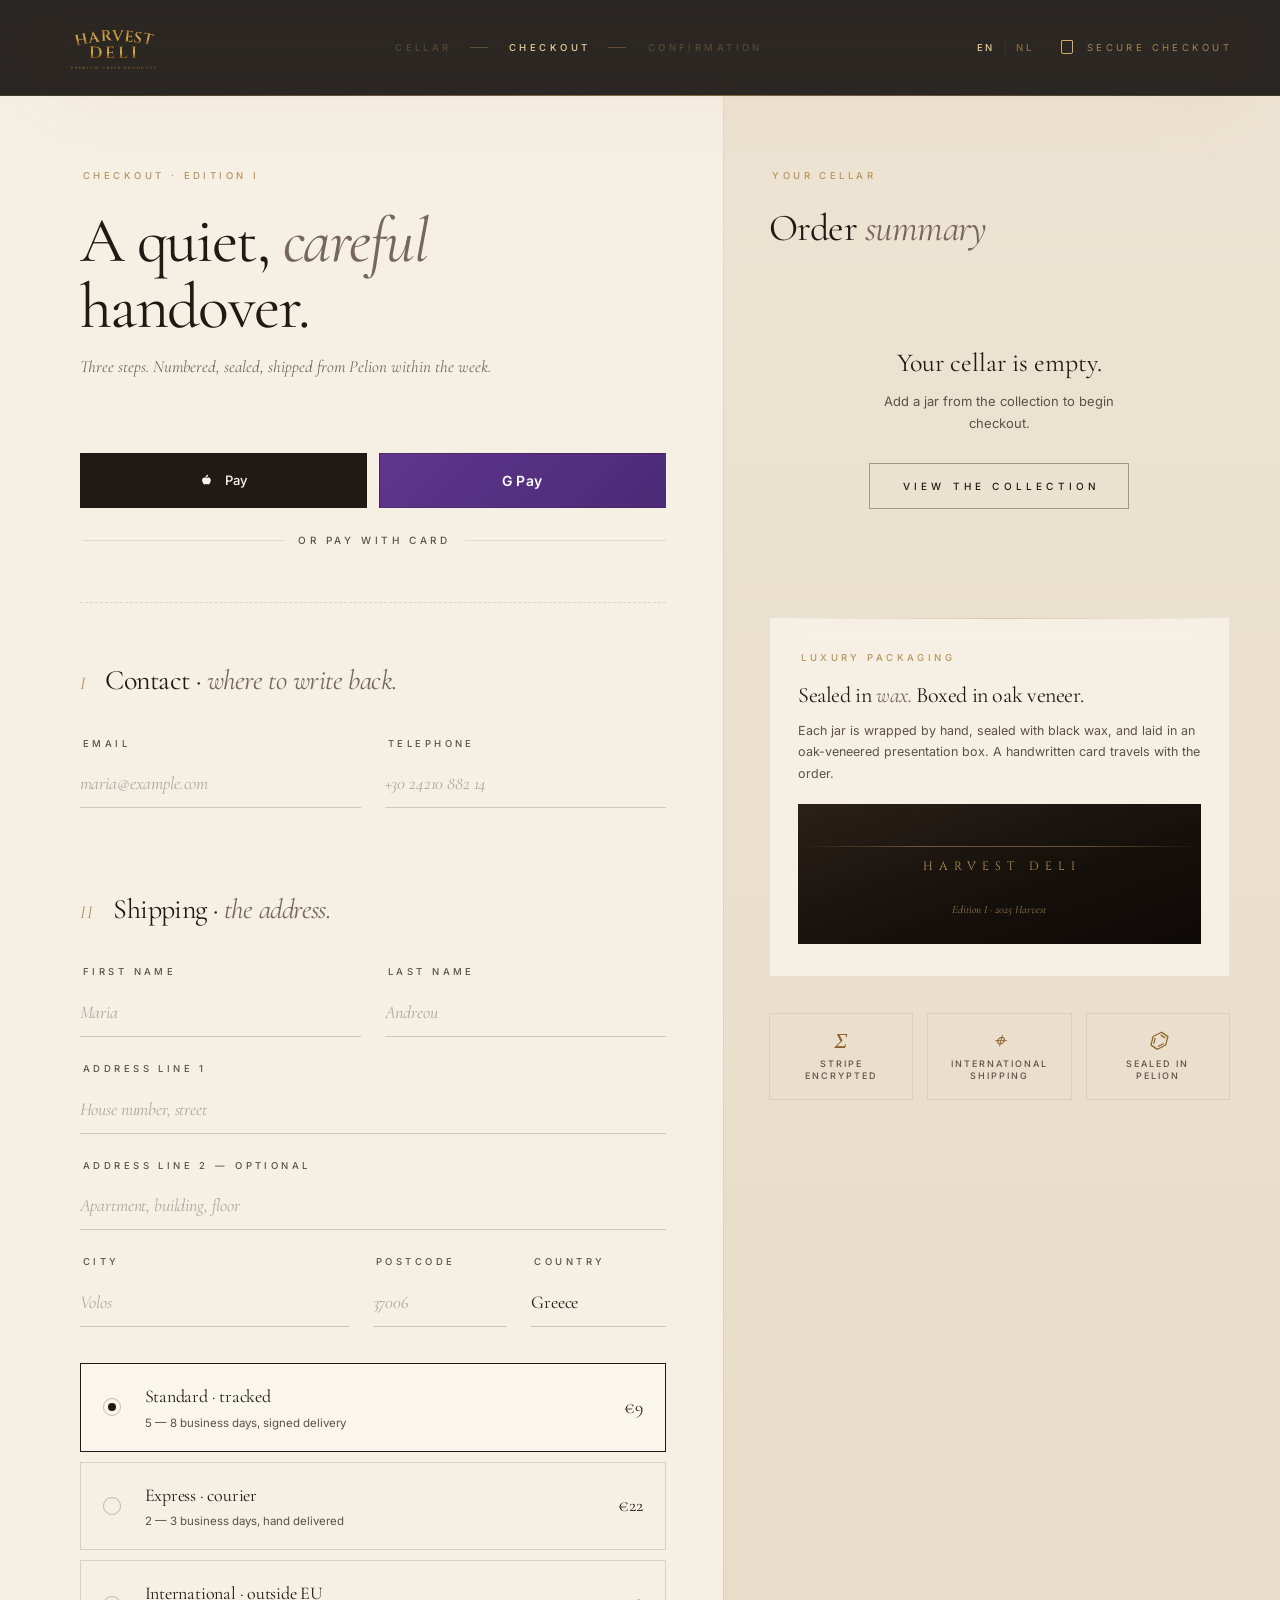
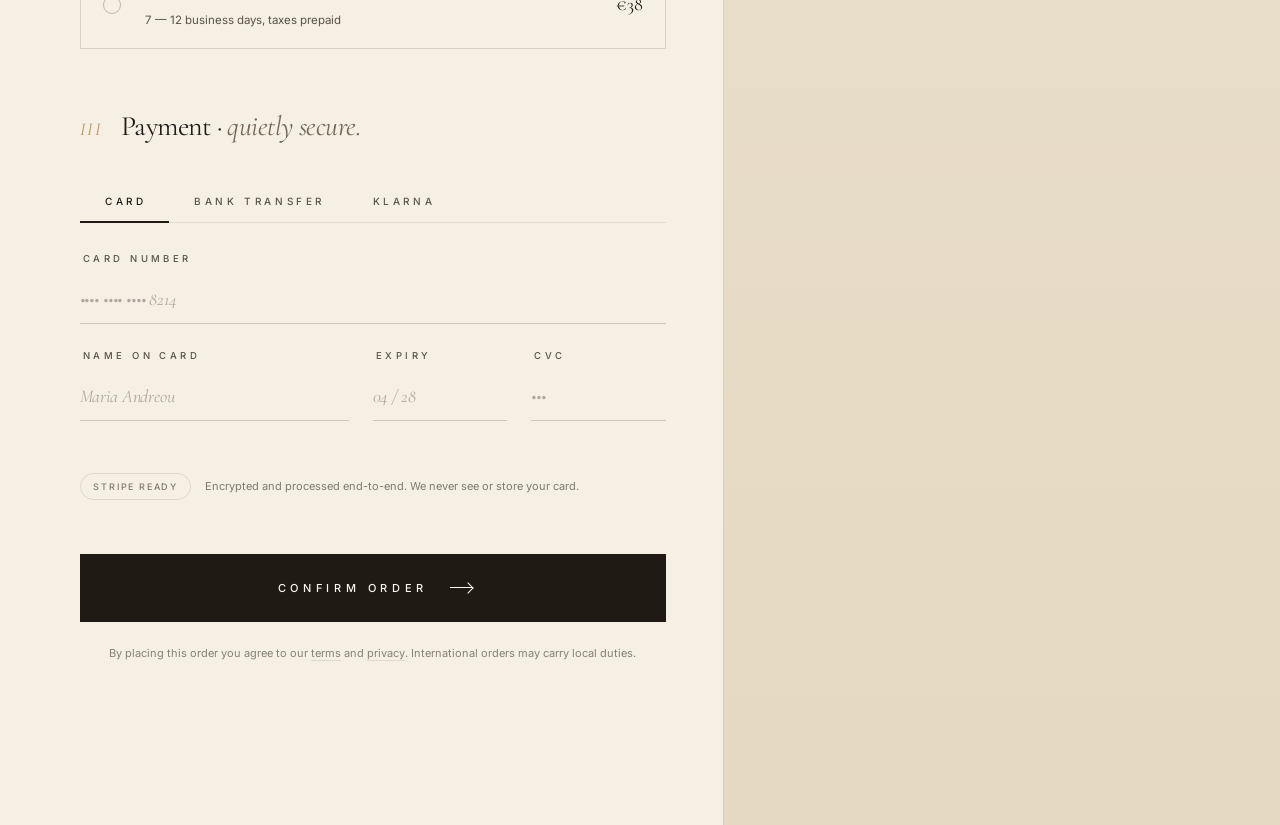
<file: checkout.html>
<!DOCTYPE html>
<html lang="en">
<head>
<meta charset="UTF-8">
<meta name="viewport" content="width=device-width, initial-scale=1.0">
<title>Checkout — Harvest Deli</title>
<link rel="preconnect" href="https://fonts.googleapis.com">
<link rel="preconnect" href="https://fonts.gstatic.com" crossorigin>
<link href="https://fonts.googleapis.com/css2?family=Cinzel:wght@400;500;600;700&family=Cormorant+Garamond:ital,wght@0,300;0,400;0,500;0,600;1,400;1,500&family=Inter:wght@300;400;500&display=swap" rel="stylesheet">
<link rel="stylesheet" href="shared.css">
<style>
:root {
  --bg: #F5EFE4; --bg-deep: #EDE3D2; --ink: #1F1A14; --ink-soft: #5C5247; --ink-warm: #756859;
  --gold: #B8945A; --gold-light: #D4AC6A; --gold-deep: #8A6228; --gold-soft: rgba(184, 148, 90, 0.32);
  --cream: #FAF6EE; --ease: cubic-bezier(0.22, 1, 0.36, 1);
  --track-label: 0.36em; --track-button: 0.42em;
}
* { margin: 0; padding: 0; box-sizing: border-box; }
html { -webkit-font-smoothing: antialiased; -moz-osx-font-smoothing: grayscale; scroll-behavior: smooth; }
body { background: var(--bg); color: var(--ink); font-family: 'Inter', sans-serif; font-weight: 400; font-size: 15px; line-height: 1.65; overflow-x: hidden; }
::selection { background: var(--gold-soft); color: var(--ink); }

.logo-svg { display: block; height: 100%; width: auto; }
.logo-mark.nav-size { height: 44px; }
.logo-mark.menu-size { height: 70px; }
.logo-mark.footer-size { height: 80px; }

nav.site-nav {
  position: sticky; top: 0; z-index: 60;
  display: flex; justify-content: space-between; align-items: center;
  padding: 22px 48px;
  color: var(--ink);
  background: rgba(245, 239, 228, 0.94);
  backdrop-filter: blur(22px) saturate(140%);
  -webkit-backdrop-filter: blur(22px) saturate(140%);
  border-bottom: 1px solid rgba(26, 22, 18, 0.05);
}
nav.site-nav .nav-brand { display: flex; align-items: center; height: 44px; text-decoration: none; color: inherit; }
.checkout-step-indicator {
  display: flex;
  align-items: center;
  gap: 18px;
  font-family: 'Inter', sans-serif;
  font-size: 9.5px;
  letter-spacing: var(--track-label);
  text-transform: uppercase;
  color: var(--ink-soft);
  font-weight: 500;
}
.checkout-step-indicator .step { opacity: 0.5; padding-left: var(--track-label); }
.checkout-step-indicator .step.active { color: var(--ink); opacity: 1; }
.checkout-step-indicator .sep { width: 18px; height: 1px; background: rgba(26, 22, 18, 0.2); }
.secure-link {
  font-family: 'Inter', sans-serif;
  font-size: 9.5px;
  letter-spacing: var(--track-label);
  text-transform: uppercase;
  color: var(--ink-soft);
  text-decoration: none;
  display: inline-flex;
  align-items: center;
  gap: 10px;
  padding-left: var(--track-label);
}
.secure-link::before {
  content: '';
  display: inline-block;
  width: 10px; height: 12px;
  border: 1px solid var(--gold-deep);
  border-radius: 1px 1px 2px 2px;
  position: relative;
  margin-right: 4px;
}

/* Menu (kept simple, same component) */
.menu-overlay { position: fixed; inset: 0; z-index: 150; background: #0B0907; color: var(--cream); opacity: 0; pointer-events: none; transition: opacity 0.9s var(--ease); display: flex; flex-direction: column; padding: 32px 48px; }
.menu-overlay.open { opacity: 1; pointer-events: auto; }

/* ---- Checkout body ---- */
.checkout-wrap {
  display: grid;
  grid-template-columns: 1.3fr 1fr;
  gap: 0;
  min-height: calc(100vh - 96px);
}

.checkout-main {
  padding: 8vh 8% 18vh 11%;
}
.checkout-side {
  background: linear-gradient(180deg, var(--bg-deep) 0%, #E5D9C3 100%);
  padding: 8vh 9% 12vh 8%;
  position: relative;
  border-left: 1px solid rgba(26, 22, 18, 0.06);
}

.ck-eyebrow {
  font-family: 'Inter', sans-serif;
  font-size: 9.5px;
  letter-spacing: var(--track-label);
  text-transform: uppercase;
  color: var(--gold);
  margin-bottom: 24px;
  font-weight: 500;
  padding-left: var(--track-label);
}
.ck-headline {
  font-family: 'Cormorant Garamond', serif;
  font-weight: 400;
  font-size: clamp(40px, 5vw, 68px);
  line-height: 1.04;
  letter-spacing: -0.024em;
  color: var(--ink);
  margin-bottom: 12px;
}
.ck-headline em { font-style: italic; font-weight: 400; color: var(--ink-warm); }
.ck-sub {
  font-family: 'Cormorant Garamond', serif;
  font-style: italic;
  font-weight: 400;
  font-size: 17px;
  color: var(--ink-warm);
  margin-bottom: 8vh;
}

/* Express pay */
.express-pay {
  margin-bottom: 6vh;
  padding-bottom: 6vh;
  border-bottom: 1px dashed rgba(26, 22, 18, 0.12);
}
.express-row {
  display: grid;
  grid-template-columns: 1fr 1fr;
  gap: 12px;
  margin-bottom: 24px;
}
.express-btn {
  padding: 18px 22px;
  border: 1px solid rgba(26, 22, 18, 0.16);
  background: var(--ink);
  color: var(--cream);
  font-family: 'Inter', sans-serif;
  font-size: 13px;
  font-weight: 500;
  letter-spacing: 0.01em;
  cursor: pointer;
  display: flex;
  align-items: center;
  justify-content: center;
  gap: 8px;
  transition: opacity 0.5s var(--ease);
}
.express-btn:hover { opacity: 0.85; }
.express-btn.alt { background: var(--cream); color: var(--ink); border: 1px solid rgba(26, 22, 18, 0.2); }
.express-btn .apple {
  font-family: -apple-system, BlinkMacSystemFont, sans-serif;
  font-weight: 500;
  font-size: 14px;
  display: inline-flex;
  align-items: center;
}
.express-btn .apple svg { margin-right: 4px; }
.express-divider {
  display: flex;
  align-items: center;
  gap: 14px;
  font-family: 'Inter', sans-serif;
  font-size: 10px;
  letter-spacing: var(--track-label);
  text-transform: uppercase;
  color: var(--ink-soft);
  font-weight: 500;
  padding-left: var(--track-label);
}
.express-divider::before, .express-divider::after {
  content: '';
  flex: 1;
  height: 1px;
  background: rgba(26, 22, 18, 0.1);
}

/* Step blocks */
.step-block { margin-bottom: 6vh; }
.step-num {
  display: inline-flex;
  align-items: baseline;
  gap: 18px;
  margin-bottom: 32px;
}
.step-num .roman {
  font-family: 'Cormorant Garamond', serif;
  font-style: italic;
  font-weight: 400;
  font-size: 18px;
  color: var(--gold);
  letter-spacing: 0.1em;
}
.step-num h3 {
  font-family: 'Cormorant Garamond', serif;
  font-weight: 400;
  font-size: 28px;
  letter-spacing: -0.02em;
  color: var(--ink);
}
.step-num h3 em { font-style: italic; color: var(--ink-warm); font-weight: 400; }

.field {
  margin-bottom: 24px;
  position: relative;
}
.field label {
  display: block;
  font-family: 'Inter', sans-serif;
  font-size: 9.5px;
  letter-spacing: var(--track-label);
  text-transform: uppercase;
  color: var(--ink-soft);
  margin-bottom: 10px;
  font-weight: 500;
  padding-left: var(--track-label);
}
.field input, .field select {
  width: 100%;
  background: transparent;
  border: none;
  border-bottom: 1px solid rgba(26, 22, 18, 0.18);
  padding: 11px 0 13px;
  font-family: 'Cormorant Garamond', serif;
  font-weight: 400;
  font-size: 18px;
  color: var(--ink);
  letter-spacing: -0.008em;
  outline: none;
  transition: border-color 0.5s var(--ease);
  border-radius: 0;
  -webkit-appearance: none;
  appearance: none;
}
.field input:focus, .field select:focus { border-bottom-color: var(--gold); }
.field input::placeholder { color: rgba(26, 22, 18, 0.32); font-style: italic; }
.field-row {
  display: grid;
  grid-template-columns: 1fr 1fr;
  gap: 24px;
}
.field-row.three { grid-template-columns: 2fr 1fr 1fr; }

/* Shipping options */
.ship-options { display: flex; flex-direction: column; gap: 10px; }
.ship-opt {
  padding: 18px 22px;
  border: 1px solid rgba(26, 22, 18, 0.14);
  cursor: pointer;
  display: grid;
  grid-template-columns: 24px 1fr auto;
  gap: 18px;
  align-items: center;
  transition: border-color 0.5s var(--ease), background 0.5s var(--ease);
}
.ship-opt:hover { border-color: rgba(184, 148, 90, 0.5); }
.ship-opt.active { border-color: var(--ink); background: rgba(255, 252, 246, 0.55); }
.ship-opt .radio {
  width: 18px; height: 18px;
  border-radius: 50%;
  border: 1px solid rgba(26, 22, 18, 0.25);
  position: relative;
}
.ship-opt.active .radio::after {
  content: '';
  position: absolute;
  inset: 4px;
  border-radius: 50%;
  background: var(--ink);
}
.ship-opt .title { font-family: 'Cormorant Garamond', serif; font-weight: 400; font-size: 18px; letter-spacing: -0.012em; color: var(--ink); }
.ship-opt .sub { font-family: 'Inter', sans-serif; font-size: 11.5px; color: var(--ink-soft); margin-top: 2px; }
.ship-opt .price { font-family: 'Cormorant Garamond', serif; font-weight: 400; font-size: 18px; letter-spacing: -0.012em; color: var(--ink); }

/* Payment method tabs */
.pay-tabs {
  display: flex;
  border-bottom: 1px solid rgba(26, 22, 18, 0.08);
  margin-bottom: 28px;
}
.pay-tab {
  padding: 14px 22px;
  background: none;
  border: none;
  border-bottom: 2px solid transparent;
  font-family: 'Inter', sans-serif;
  font-size: 10px;
  letter-spacing: var(--track-label);
  text-transform: uppercase;
  color: var(--ink-soft);
  font-weight: 500;
  cursor: pointer;
  transition: all 0.5s var(--ease);
  margin-bottom: -1px;
  padding-left: calc(22px + var(--track-label));
}
.pay-tab.active { color: var(--ink); border-bottom-color: var(--ink); }

.stripe-note {
  display: flex;
  align-items: center;
  gap: 14px;
  font-family: 'Inter', sans-serif;
  font-size: 11px;
  color: var(--ink-soft);
  margin-top: 28px;
  opacity: 0.75;
  line-height: 1.7;
}
.stripe-note .pill {
  padding: 5px 12px;
  border: 1px solid rgba(26, 22, 18, 0.14);
  border-radius: 100px;
  font-size: 9px;
  letter-spacing: 0.2em;
  text-transform: uppercase;
  font-weight: 500;
  padding-left: calc(12px + 0.1em);
}

/* Confirm */
.confirm-block { margin-top: 6vh; }
.confirm-btn {
  display: flex;
  align-items: center;
  justify-content: center;
  gap: 22px;
  width: 100%;
  padding: 26px 30px;
  background: var(--ink);
  color: var(--cream);
  border: 1px solid var(--ink);
  font-family: 'Inter', sans-serif;
  font-size: 11px;
  letter-spacing: var(--track-button);
  text-transform: uppercase;
  font-weight: 500;
  cursor: pointer;
  transition: background 0.7s var(--ease);
  padding-left: calc(30px + var(--track-button));
}
.confirm-btn:hover { background: var(--gold-deep); }
.confirm-btn .arrow { width: 22px; height: 1px; background: currentColor; position: relative; }
.confirm-btn .arrow::after { content: ''; position: absolute; right: 0; top: -3px; width: 7px; height: 7px; border-right: 1px solid currentColor; border-top: 1px solid currentColor; transform: rotate(45deg); }
.terms {
  font-family: 'Inter', sans-serif;
  font-size: 11px;
  color: var(--ink-soft);
  margin-top: 22px;
  opacity: 0.7;
  line-height: 1.7;
  text-align: center;
}
.terms a { color: var(--ink-soft); border-bottom: 1px solid rgba(26, 22, 18, 0.15); text-decoration: none; }

/* ---- Side: summary ---- */
.side-eyebrow {
  font-family: 'Inter', sans-serif;
  font-size: 9.5px;
  letter-spacing: var(--track-label);
  text-transform: uppercase;
  color: var(--gold);
  margin-bottom: 24px;
  font-weight: 500;
  padding-left: var(--track-label);
}
.side-title {
  font-family: 'Cormorant Garamond', serif;
  font-weight: 400;
  font-size: clamp(28px, 3vw, 38px);
  line-height: 1.1;
  letter-spacing: -0.022em;
  color: var(--ink);
  margin-bottom: 5vh;
}
.side-title em { font-style: italic; font-weight: 400; color: var(--ink-warm); }

#checkoutSummary { margin-bottom: 5vh; }
.checkout-empty { padding: 6vh 0; text-align: center; }
.checkout-empty h3 { font-family: 'Cormorant Garamond', serif; font-weight: 400; font-size: 26px; line-height: 1.15; color: var(--ink); margin-bottom: 12px; }
.checkout-empty p { font-size: 13px; color: var(--ink-soft); line-height: 1.7; max-width: 32ch; margin: 0 auto 28px; }
.checkout-empty-cta {
  display: inline-flex; align-items: center; gap: 14px;
  padding: 14px 28px;
  font-family: 'Inter', sans-serif;
  font-size: 10px; letter-spacing: var(--track-button); text-transform: uppercase;
  font-weight: 500; color: var(--ink); border: 1px solid rgba(26, 22, 18, 0.36);
  text-decoration: none; transition: all 0.6s var(--ease);
  padding-left: calc(28px + var(--track-button));
}
.checkout-empty-cta:hover { background: var(--ink); color: var(--cream); }

.ck-line {
  display: grid;
  grid-template-columns: 56px 1fr auto;
  gap: 18px;
  align-items: center;
  padding: 18px 0;
  border-bottom: 1px solid rgba(26, 22, 18, 0.06);
}
.ck-line .thumb-mini {
  width: 56px; height: 68px;
  background: linear-gradient(180deg, #EDE3D2 0%, #DDCEB5 100%);
  position: relative;
  overflow: hidden;
  display: flex; align-items: center; justify-content: center;
}
.ck-line .mini-jar {
  position: absolute;
  bottom: 6%; left: 50%;
  transform: translateX(-50%);
  width: 50%; height: 70%;
  border-radius: 2px 2px 8px 8px;
  box-shadow:
    inset 3px 0 6px rgba(255,235,180,0.32),
    inset -3px 0 6px rgba(50,25,0,0.45),
    inset 0 -8px 14px rgba(35,18,0,0.5);
}
.ck-line .mini-jar::before {
  content: '';
  position: absolute;
  top: -7px; left: 20%; right: 20%; height: 9px;
  background: linear-gradient(180deg, #2C231A 0%, #0D0907 100%);
  border-radius: 1px;
}
.ck-line .mini-jar.amber { background: linear-gradient(180deg, rgba(220,170,100,0.92) 14%, rgba(180,122,55,0.98) 42%, rgba(130,82,28,1) 78%, rgba(70,40,10,1) 100%); }
.ck-line .mini-jar.bronze { background: linear-gradient(180deg, rgba(186,140,80,0.92) 14%, rgba(140,90,40,0.98) 42%, rgba(100,55,20,1) 78%, rgba(50,25,5,1) 100%); }
.ck-line .mini-jar.straw { background: linear-gradient(180deg, rgba(240,210,140,0.92) 14%, rgba(210,170,90,0.98) 42%, rgba(170,130,50,1) 78%, rgba(110,80,25,1) 100%); }
.ck-line .mini-jar.deep { background: linear-gradient(180deg, rgba(120,75,30,0.92) 14%, rgba(80,45,12,0.98) 42%, rgba(50,25,5,1) 78%, rgba(20,10,2,1) 100%); }
.ck-line .mini-jar.pale { background: linear-gradient(180deg, rgba(248,225,170,0.92) 14%, rgba(232,200,130,0.98) 42%, rgba(200,160,90,1) 78%, rgba(150,118,55,1) 100%); }
.ck-meta { min-width: 0; }
.ck-meta .ck-name {
  font-family: 'Cormorant Garamond', serif;
  font-weight: 400;
  font-size: 18px;
  letter-spacing: -0.014em;
  margin-bottom: 3px;
  color: var(--ink);
  line-height: 1.2;
}
.ck-meta .ck-edition {
  font-family: 'Inter', sans-serif;
  font-size: 10px;
  letter-spacing: 0.18em;
  text-transform: uppercase;
  color: var(--ink-soft);
  font-weight: 500;
}
.ck-line-price {
  font-family: 'Cormorant Garamond', serif;
  font-weight: 400;
  font-size: 19px;
  letter-spacing: -0.012em;
  color: var(--ink);
}

.ck-totals { padding-top: 24px; }
.ck-row {
  display: flex;
  justify-content: space-between;
  align-items: baseline;
  margin-bottom: 14px;
  font-family: 'Inter', sans-serif;
  font-size: 12.5px;
  color: var(--ink-soft);
}
.ck-row span:first-child {
  letter-spacing: var(--track-label);
  text-transform: uppercase;
  font-size: 10px;
  font-weight: 500;
  padding-left: var(--track-label);
}
.ck-row span:last-child {
  font-family: 'Cormorant Garamond', serif;
  font-size: 17px;
  color: var(--ink);
  font-weight: 400;
  letter-spacing: -0.005em;
}
.ck-row.ck-grand {
  margin-top: 22px;
  padding-top: 22px;
  border-top: 1px solid rgba(26, 22, 18, 0.1);
}
.ck-row.ck-grand span:last-child { font-size: 32px; letter-spacing: -0.018em; }

/* Packaging preview */
.packaging-card {
  margin-top: 6vh;
  padding: 32px 28px;
  background: rgba(255, 252, 246, 0.55);
  backdrop-filter: blur(14px);
  -webkit-backdrop-filter: blur(14px);
  border: 1px solid rgba(26, 22, 18, 0.06);
  position: relative;
  overflow: hidden;
}
.packaging-card::before {
  content: '';
  position: absolute;
  top: 0; left: 0; right: 0;
  height: 1px;
  background: linear-gradient(90deg, transparent, rgba(184, 148, 90, 0.45), transparent);
}
.packaging-card h5 {
  font-family: 'Inter', sans-serif;
  font-size: 9.5px;
  letter-spacing: var(--track-label);
  text-transform: uppercase;
  color: var(--gold);
  margin-bottom: 16px;
  font-weight: 500;
  padding-left: var(--track-label);
}
.packaging-card h4 {
  font-family: 'Cormorant Garamond', serif;
  font-weight: 400;
  font-size: 22px;
  line-height: 1.2;
  letter-spacing: -0.018em;
  color: var(--ink);
  margin-bottom: 12px;
}
.packaging-card h4 em { font-style: italic; color: var(--ink-warm); }
.packaging-card p {
  font-family: 'Inter', sans-serif;
  font-size: 12.5px;
  color: var(--ink-soft);
  line-height: 1.7;
}
.packaging-card .box-render {
  margin-top: 20px;
  height: 140px;
  background: linear-gradient(160deg, #2A2018 0%, #18120D 50%, #0D0906 100%);
  position: relative;
  overflow: hidden;
}
.packaging-card .box-render::before {
  content: '';
  position: absolute;
  top: 30%; left: 0; right: 0;
  height: 1px;
  background: linear-gradient(90deg, transparent, rgba(184, 148, 90, 0.5) 30%, rgba(184, 148, 90, 0.5) 70%, transparent);
}
.packaging-card .box-render::after {
  content: 'HARVEST DELI';
  position: absolute;
  top: 38%; left: 0; right: 0;
  font-family: 'Cinzel', serif;
  font-size: 12px;
  letter-spacing: 0.5em;
  color: rgba(212, 172, 106, 0.85);
  text-align: center;
  padding-left: 0.5em;
}
.packaging-card .box-tag {
  position: absolute;
  bottom: 18%; left: 0; right: 0;
  text-align: center;
  font-family: 'Cormorant Garamond', serif;
  font-style: italic;
  font-size: 11px;
  color: rgba(212, 172, 106, 0.7);
}

.trust-strip {
  margin-top: 4vh;
  display: grid;
  grid-template-columns: 1fr 1fr 1fr;
  gap: 14px;
}
.trust-cell {
  padding: 16px 12px;
  border: 1px solid rgba(26, 22, 18, 0.08);
  text-align: center;
}
.trust-cell .ico {
  font-family: 'Cormorant Garamond', serif;
  font-weight: 400;
  font-size: 22px;
  color: var(--gold-deep);
  line-height: 1;
  font-style: italic;
  margin-bottom: 6px;
}
.trust-cell .lbl {
  font-family: 'Inter', sans-serif;
  font-size: 9px;
  letter-spacing: 0.22em;
  text-transform: uppercase;
  color: var(--ink-soft);
  font-weight: 500;
  line-height: 1.4;
}

@media (max-width: 1100px) {
  .checkout-wrap { grid-template-columns: 1fr; }
  .checkout-main { padding: 8vh 8% 8vh; }
  .checkout-side { padding: 8vh 8% 12vh; border-left: none; border-top: 1px solid rgba(26, 22, 18, 0.06); }
}
@media (max-width: 900px) {
  nav.site-nav { padding: 14px 20px; }
  .logo-mark.nav-size { height: 38px; }
  .secure-link { font-size: 9px; }
  .checkout-step-indicator { display: none; }
  .checkout-main { padding: 4vh 7% 6vh; }
  .checkout-side { padding: 5vh 7% 10vh; }
  .ck-headline { font-size: clamp(34px, 8.5vw, 52px); margin-bottom: 18px; }
  .ck-sub { font-size: 15px; margin-bottom: 5vh; }
  .step-num { margin-bottom: 24px; gap: 14px; }
  .step-num h3 { font-size: 22px; }
  .field-row, .field-row.three { grid-template-columns: 1fr; gap: 0; }
  .field { margin-bottom: 22px; }
  .field input, .field select { font-size: 17px; padding: 14px 0 14px; }
  .field input::placeholder { font-style: italic; }
  .express-row { grid-template-columns: 1fr; gap: 10px; }
  .express-btn { padding: 20px; min-height: 50px; font-size: 14px; }
  .ship-opt { padding: 16px 18px; grid-template-columns: 22px 1fr auto; gap: 14px; }
  .ship-opt .title { font-size: 16px; }
  .ship-opt .sub { font-size: 11px; }
  .ship-opt .price { font-size: 16px; }
  .pay-tabs { overflow-x: auto; flex-wrap: nowrap; scrollbar-width: none; }
  .pay-tabs::-webkit-scrollbar { display: none; }
  .pay-tab { white-space: nowrap; padding: 14px 18px; padding-left: calc(18px + var(--track-label)); font-size: 9px; }
  .stripe-note { flex-direction: column; align-items: flex-start; gap: 10px; }
  .confirm-btn { padding: 22px 24px; padding-left: calc(24px + var(--track-button)); gap: 18px; }
  .side-title { font-size: 26px; margin-bottom: 4vh; }
  .ck-line { grid-template-columns: 50px 1fr auto; gap: 14px; padding: 16px 0; }
  .ck-line .thumb-mini { width: 50px; height: 62px; }
  .ck-meta .ck-name { font-size: 17px; }
  .ck-line-price { font-size: 17px; }
  .ck-row.ck-grand span:last-child { font-size: 28px; }
  .packaging-card { padding: 26px 22px; }
  .packaging-card h4 { font-size: 20px; }
  .trust-strip { grid-template-columns: 1fr; gap: 8px; }
  .trust-cell { padding: 14px 16px; display: flex; align-items: center; justify-content: flex-start; gap: 14px; text-align: left; }
  .trust-cell .ico { margin-bottom: 0; font-size: 18px; }
  .trust-cell .lbl { line-height: 1.4; }
  .menu-overlay { padding: 22px 24px; }
}
@media (max-width: 480px) {
  .checkout-main { padding: 3vh 6% 5vh; }
  .checkout-side { padding: 4vh 6% 8vh; }
  .step-block { margin-bottom: 5vh; }
}
</style>
</head>
<body>

<svg width="0" height="0" style="position:absolute" aria-hidden="true">
  <defs>
    <linearGradient id="goldFoil" x1="0" y1="0" x2="0" y2="1"><stop offset="0%" stop-color="#FAE3A3"/><stop offset="22%" stop-color="#C99948"/><stop offset="48%" stop-color="#F1CC79"/><stop offset="72%" stop-color="#9D6F29"/><stop offset="100%" stop-color="#6E4B1B"/></linearGradient>
    <linearGradient id="goldFoilDark" x1="0" y1="0" x2="0" y2="1"><stop offset="0%" stop-color="#E8C982"/><stop offset="35%" stop-color="#A87A36"/><stop offset="60%" stop-color="#D4A85F"/><stop offset="100%" stop-color="#5C3F18"/></linearGradient>
    <path id="harvestArc" d="M 16 60 Q 130 14 244 60" fill="none"/>
    <symbol id="harvestDeliLogo" viewBox="0 0 260 100">
      <text font-family="Cinzel, serif" font-weight="600" font-size="30" letter-spacing="1.5" fill="url(#goldFoil)"><textPath href="#harvestArc" startOffset="50%" text-anchor="middle">HARVEST</textPath></text>
      <text x="130" y="70" text-anchor="middle" font-family="Cinzel, serif" font-weight="600" font-size="32" letter-spacing="6" fill="url(#goldFoil)">DELI</text>
      <line x1="80" y1="80" x2="180" y2="80" stroke="url(#goldFoil)" stroke-width="0.5" opacity="0.5"/>
      <text x="130" y="92" text-anchor="middle" font-family="Cinzel, serif" font-weight="500" font-size="6.2" letter-spacing="3.4" fill="url(#goldFoil)">PREMIUM GREEK PRODUCTS</text>
    </symbol>
  </defs>
</svg>

<!-- Streamlined nav for checkout -->
<nav class="site-nav">
  <a href="shop.html" class="nav-brand"><svg class="logo-svg logo-mark nav-size"><use href="#harvestDeliLogo"/></svg></a>
  <div class="checkout-step-indicator">
    <span class="step" data-i18n="checkout.step.cellar">Cellar</span>
    <span class="sep"></span>
    <span class="step active" data-i18n="checkout.step.checkout">Checkout</span>
    <span class="sep"></span>
    <span class="step" data-i18n="checkout.step.confirmation">Confirmation</span>
  </div>
  <div style="display:flex; align-items:center; gap:24px;">
    <div class="lang-toggle" role="group" aria-label="Language">
      <button data-lang="en">EN</button><span class="sep"></span><button data-lang="nl">NL</button>
    </div>
    <a href="contact.html" class="secure-link" data-i18n="nav.secureCheckout">Secure Checkout</a>
  </div>
</nav>

<!-- Cart drawer (kept for parity) -->
<div class="cart-drawer" id="cartDrawer" aria-hidden="true">
  <div class="cart-backdrop"></div>
  <aside class="cart-panel">
    <header class="cart-head">
      <span class="cart-title" data-i18n-html="cart.title_html">Your <em>Cellar</em></span>
      <button class="cart-close" aria-label="Close"><span data-i18n="cart.close">Close</span> <span class="x"></span></button>
    </header>
    <div class="cart-items" id="cartItems"></div>
    <footer class="cart-foot">
      <div class="cart-totals">
        <span class="label" data-i18n="cart.subtotal">Subtotal</span>
        <span class="total" id="cartTotal">€0</span>
      </div>
      <p class="cart-note" data-i18n="cart.note">Shipping calculated below. Complimentary across the EU above €120.</p>
      <a href="checkout.html" class="cart-checkout"><span data-i18n="cart.checkout">Continue to checkout</span> <span class="arrow"></span></a>
    </footer>
  </aside>
</div>

<div class="checkout-wrap">

  <!-- ============ Main / Form ============ -->
  <main class="checkout-main">
    <div class="ck-eyebrow" data-i18n="checkout.eyebrow">Checkout &middot; Edition I</div>
    <h1 class="ck-headline" data-i18n-html="checkout.headline_html">A quiet, <em>careful</em> handover.</h1>
    <p class="ck-sub" data-i18n="checkout.sub">Three steps. Numbered, sealed, shipped from Pelion within the week.</p>

    <!-- Express -->
    <section class="express-pay">
      <div class="express-row">
        <button class="express-btn" type="button">
          <span class="apple"><svg width="14" height="14" viewBox="0 0 14 14" fill="currentColor"><path d="M9.5 4.6c-.55 0-1.3.6-2 .6s-1.5-.6-2-.6c-1.2 0-2.4 1-2.4 2.7 0 1.9 1.6 4.2 2.5 4.2.5 0 1.1-.5 1.9-.5s1.3.5 1.9.5c1 0 2.4-2.4 2.4-4.2 0-1.7-1.2-2.7-2.3-2.7zM8.4 3.7c.5-.55.8-1.3.7-2-.7.05-1.5.5-1.95 1.05-.4.5-.75 1.25-.65 2 .75.05 1.45-.45 1.9-1.05z"/></svg></span>
          Pay
        </button>
        <button class="express-btn alt" type="button" style="background: linear-gradient(135deg, #5F368D 0%, #4C2A75 100%); color: white;">
          <span style="font-family: 'Inter', sans-serif; font-weight: 600; font-size: 14px; letter-spacing: 0.02em;">G&nbsp;Pay</span>
        </button>
      </div>
      <div class="express-divider" data-i18n="checkout.express.divider">Or pay with card</div>
    </section>

    <!-- Step 1: Contact -->
    <section class="step-block">
      <div class="step-num"><span class="roman">I</span><h3 data-i18n-html="checkout.step1.h_html">Contact &middot; <em>where to write back.</em></h3></div>
      <div class="field-row">
        <div class="field">
          <label data-i18n="checkout.label.email">Email</label>
          <input type="email" placeholder="maria@example.com" required>
        </div>
        <div class="field">
          <label data-i18n="checkout.label.phone">Telephone</label>
          <input type="tel" placeholder="+30 24210 882 14">
        </div>
      </div>
    </section>

    <!-- Step 2: Shipping -->
    <section class="step-block">
      <div class="step-num"><span class="roman">II</span><h3 data-i18n-html="checkout.step2.h_html">Shipping &middot; <em>the address.</em></h3></div>
      <div class="field-row">
        <div class="field"><label data-i18n="checkout.label.first">First name</label><input type="text" placeholder="Maria"></div>
        <div class="field"><label data-i18n="checkout.label.last">Last name</label><input type="text" placeholder="Andreou"></div>
      </div>
      <div class="field">
        <label data-i18n="checkout.label.addr1">Address line 1</label>
        <input type="text" data-i18n-attr="placeholder:checkout.label.addr1Ph" placeholder="House number, street">
      </div>
      <div class="field">
        <label data-i18n="checkout.label.addr2">Address line 2 — optional</label>
        <input type="text" data-i18n-attr="placeholder:checkout.label.addr2Ph" placeholder="Apartment, building, floor">
      </div>
      <div class="field-row three">
        <div class="field"><label data-i18n="checkout.label.city">City</label><input type="text" placeholder="Volos"></div>
        <div class="field"><label data-i18n="checkout.label.postcode">Postcode</label><input type="text" placeholder="37006"></div>
        <div class="field"><label data-i18n="checkout.label.country">Country</label>
          <select>
            <option>Greece</option>
            <option>Italy</option>
            <option>France</option>
            <option>Germany</option>
            <option>Netherlands</option>
            <option>United Kingdom</option>
            <option>United States</option>
            <option>Switzerland</option>
            <option>Japan</option>
            <option>Other &mdash; international</option>
          </select>
        </div>
      </div>

      <div class="ship-options" id="shipOptions" style="margin-top: 12px;">
        <div class="ship-opt active" data-ship="standard" data-price="9">
          <div class="radio"></div>
          <div>
            <div class="title" data-i18n="checkout.ship.standard.title">Standard &middot; tracked</div>
            <div class="sub" data-i18n="checkout.ship.standard.sub">5 — 8 business days, signed delivery</div>
          </div>
          <div class="price">€9</div>
        </div>
        <div class="ship-opt" data-ship="express" data-price="22">
          <div class="radio"></div>
          <div>
            <div class="title" data-i18n="checkout.ship.express.title">Express &middot; courier</div>
            <div class="sub" data-i18n="checkout.ship.express.sub">2 — 3 business days, hand delivered</div>
          </div>
          <div class="price">€22</div>
        </div>
        <div class="ship-opt" data-ship="international" data-price="38">
          <div class="radio"></div>
          <div>
            <div class="title" data-i18n="checkout.ship.intl.title">International &middot; outside EU</div>
            <div class="sub" data-i18n="checkout.ship.intl.sub">7 — 12 business days, taxes prepaid</div>
          </div>
          <div class="price">€38</div>
        </div>
      </div>
    </section>

    <!-- Step 3: Payment -->
    <section class="step-block">
      <div class="step-num"><span class="roman">III</span><h3 data-i18n-html="checkout.step3.h_html">Payment &middot; <em>quietly secure.</em></h3></div>

      <div class="pay-tabs">
        <button class="pay-tab active" data-i18n="checkout.tab.card">Card</button>
        <button class="pay-tab" data-i18n="checkout.tab.bank">Bank transfer</button>
        <button class="pay-tab" data-i18n="checkout.tab.klarna">Klarna</button>
      </div>

      <div class="field"><label data-i18n="checkout.label.cardNumber">Card number</label><input type="text" placeholder="•••• •••• •••• 8214"></div>
      <div class="field-row three">
        <div class="field"><label data-i18n="checkout.label.cardName">Name on card</label><input type="text" placeholder="Maria Andreou"></div>
        <div class="field"><label data-i18n="checkout.label.expiry">Expiry</label><input type="text" placeholder="04 / 28"></div>
        <div class="field"><label data-i18n="checkout.label.cvc">CVC</label><input type="text" placeholder="•••"></div>
      </div>

      <div class="stripe-note">
        <span class="pill">Stripe ready</span>
        <span data-i18n="checkout.stripeNote">Encrypted and processed end-to-end. We never see or store your card.</span>
      </div>
    </section>

    <!-- Confirm -->
    <div class="confirm-block">
      <button class="confirm-btn" type="button" onclick="alert('Demo checkout. In production this hands over to Stripe.');">
        <span data-i18n="checkout.confirm">Confirm order</span> <span class="arrow"></span>
      </button>
      <p class="terms" data-i18n-html="checkout.terms_html">By placing this order you agree to our <a href="#">terms</a> and <a href="#">privacy</a>. International orders may carry local duties.</p>
    </div>
  </main>

  <!-- ============ Side / Summary ============ -->
  <aside class="checkout-side">
    <div class="side-eyebrow" data-i18n="checkout.side.eyebrow">Your cellar</div>
    <h2 class="side-title" data-i18n-html="checkout.side.title_html">Order <em>summary</em></h2>

    <div id="checkoutSummary"></div>

    <div class="packaging-card">
      <h5 data-i18n="checkout.package.lbl">Luxury packaging</h5>
      <h4 data-i18n-html="checkout.package.h_html">Sealed in <em>wax.</em> Boxed in oak veneer.</h4>
      <p data-i18n="checkout.package.p">Each jar is wrapped by hand, sealed with black wax, and laid in an oak-veneered presentation box. A handwritten card travels with the order.</p>
      <div class="box-render">
        <div class="box-tag" data-i18n="checkout.package.tag">Edition I &middot; 2025 Harvest</div>
      </div>
    </div>

    <div class="trust-strip">
      <div class="trust-cell">
        <div class="ico">Σ</div>
        <div class="lbl"><span data-i18n="checkout.trust.stripe1">Stripe</span><br><span data-i18n="checkout.trust.stripe2">encrypted</span></div>
      </div>
      <div class="trust-cell">
        <div class="ico">⌖</div>
        <div class="lbl"><span data-i18n="checkout.trust.intl1">International</span><br><span data-i18n="checkout.trust.intl2">shipping</span></div>
      </div>
      <div class="trust-cell">
        <div class="ico">⌬</div>
        <div class="lbl"><span data-i18n="checkout.trust.sealed1">Sealed in</span><br><span data-i18n="checkout.trust.sealed2">Pelion</span></div>
      </div>
    </div>
  </aside>

</div>

<script src="shared.js"></script>
<script>
(function () {
  // Shipping option toggle
  let shipping = 9;
  document.querySelectorAll('.ship-opt').forEach(opt => {
    opt.addEventListener('click', () => {
      document.querySelectorAll('.ship-opt').forEach(o => o.classList.remove('active'));
      opt.classList.add('active');
      shipping = parseFloat(opt.dataset.price);
    });
  });
  // Payment tabs
  document.querySelectorAll('.pay-tab').forEach(tab => {
    tab.addEventListener('click', () => {
      document.querySelectorAll('.pay-tab').forEach(t => t.classList.remove('active'));
      tab.classList.add('active');
    });
  });
})();
</script>
</body>
</html>
</file>
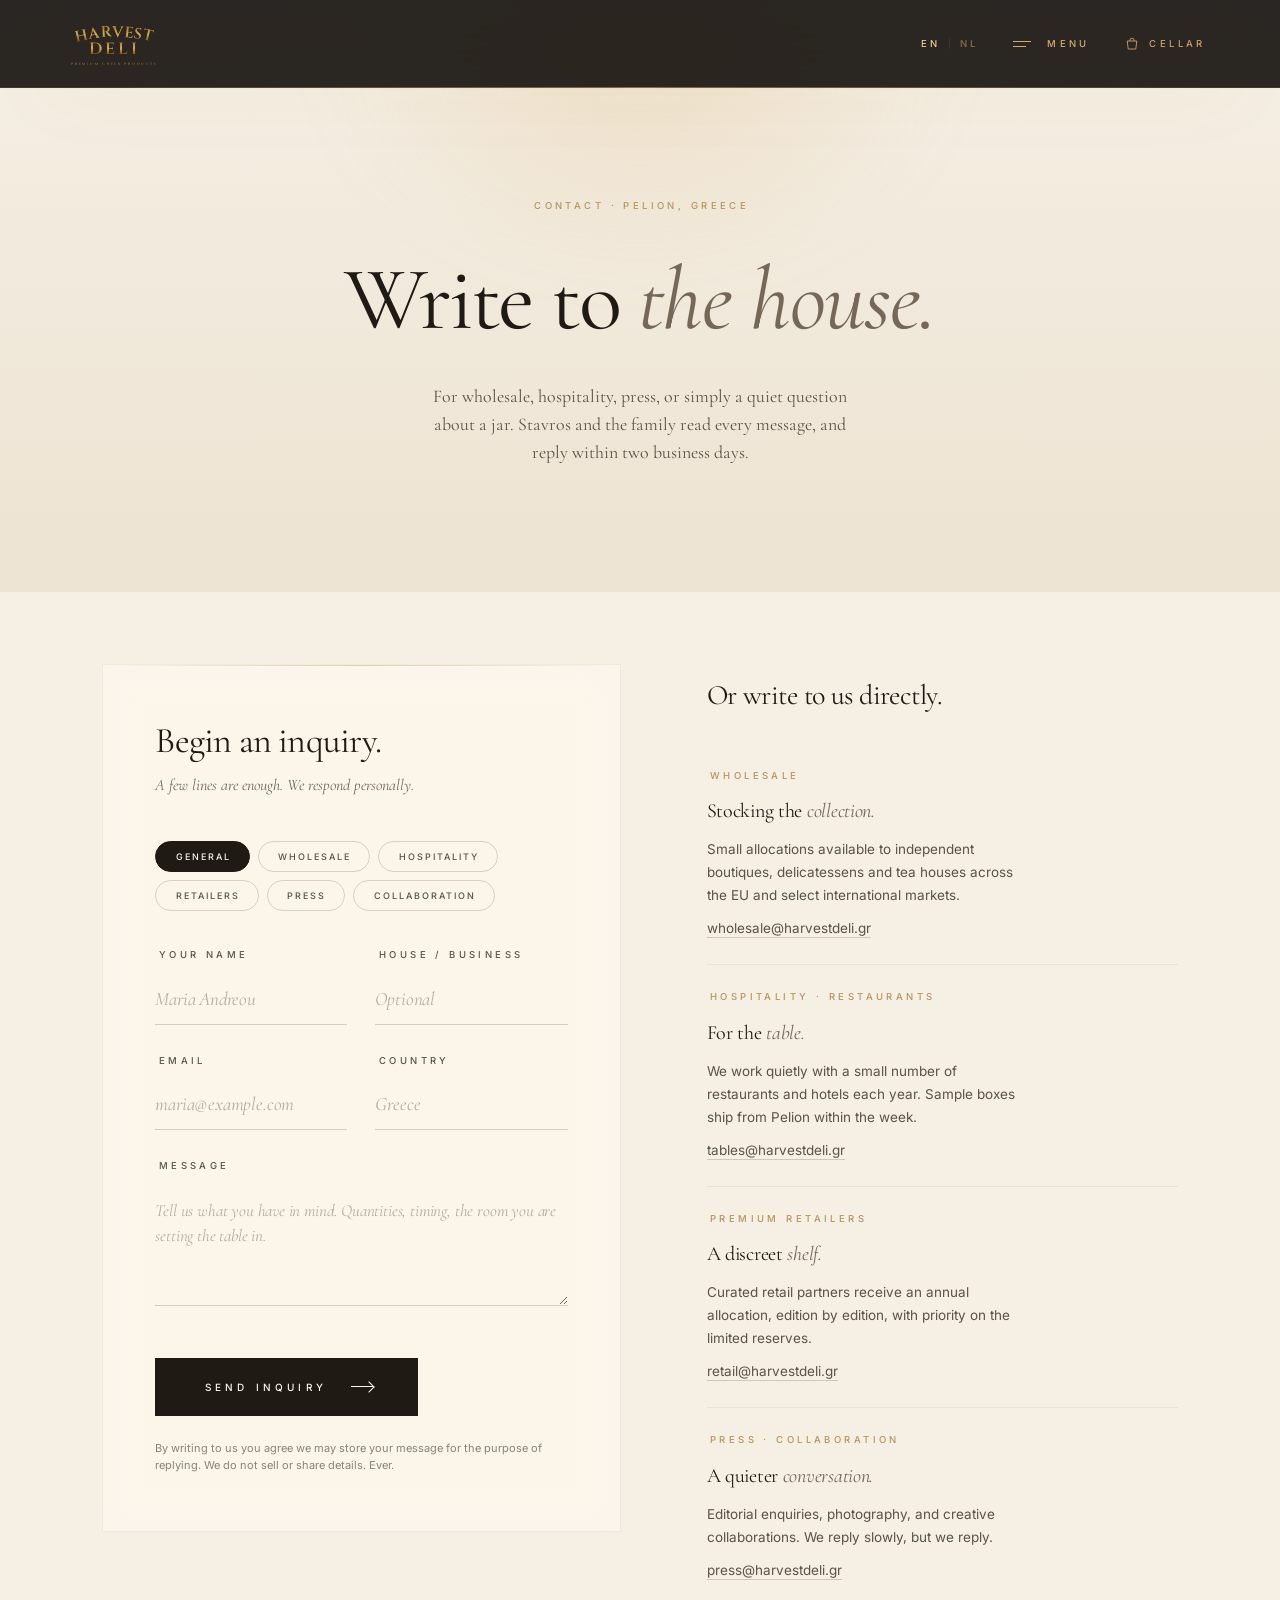
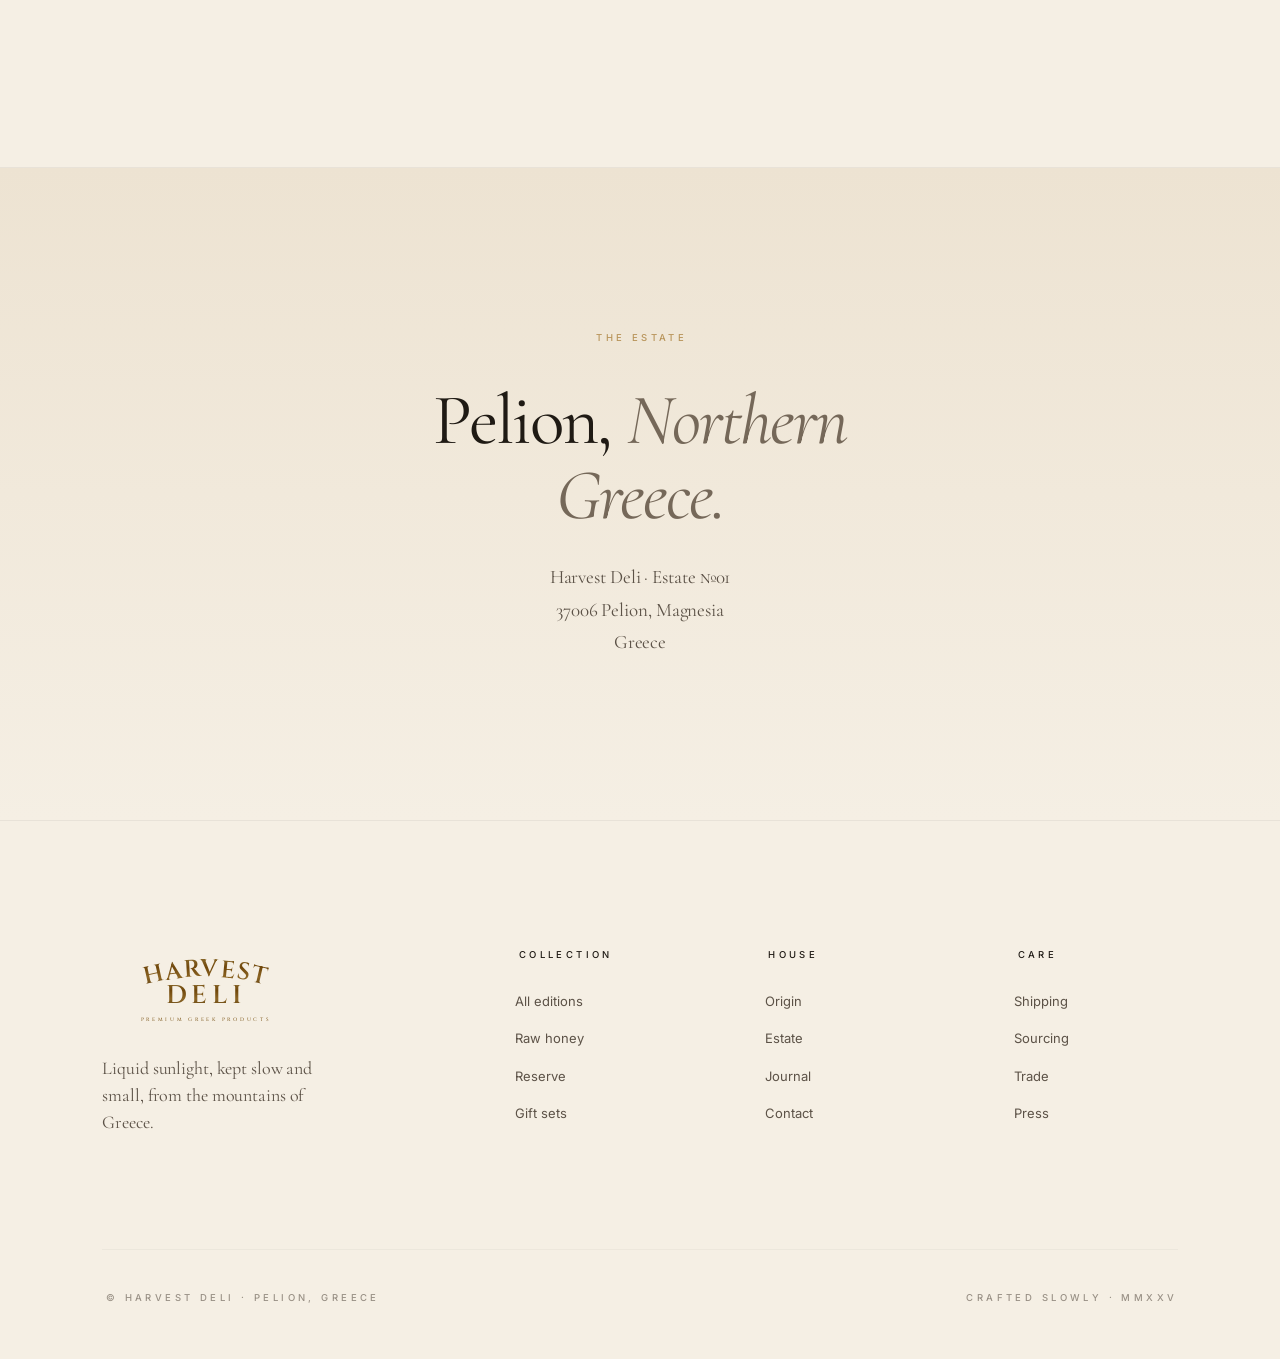
<file: contact.html>
<!DOCTYPE html>
<html lang="en">
<head>
<meta charset="UTF-8">
<meta name="viewport" content="width=device-width, initial-scale=1.0">
<title>Contact — Harvest Deli</title>
<link rel="preconnect" href="https://fonts.googleapis.com">
<link rel="preconnect" href="https://fonts.gstatic.com" crossorigin>
<link href="https://fonts.googleapis.com/css2?family=Cinzel:wght@400;500;600;700&family=Cormorant+Garamond:ital,wght@0,300;0,400;0,500;0,600;1,400;1,500&family=Inter:wght@300;400;500&display=swap" rel="stylesheet">
<link rel="stylesheet" href="shared.css">
<style>
:root {
  --bg: #F5EFE4; --bg-deep: #EDE3D2; --ink: #1F1A14; --ink-soft: #5C5247; --ink-warm: #756859;
  --gold: #B8945A; --gold-light: #D4AC6A; --gold-deep: #8A6228; --gold-soft: rgba(184, 148, 90, 0.32);
  --cream: #FAF6EE; --ease: cubic-bezier(0.22, 1, 0.36, 1);
  --track-label: 0.36em; --track-button: 0.42em;
}
* { margin: 0; padding: 0; box-sizing: border-box; }
html { -webkit-font-smoothing: antialiased; -moz-osx-font-smoothing: grayscale; scroll-behavior: smooth; }
body { background: var(--bg); color: var(--ink); font-family: 'Inter', sans-serif; font-weight: 400; font-size: 15px; line-height: 1.65; overflow-x: hidden; }
::selection { background: var(--gold-soft); color: var(--ink); }

.logo-svg { display: block; height: 100%; width: auto; }
.logo-mark.nav-size { height: 44px; }
.logo-mark.menu-size { height: 70px; }
.logo-mark.footer-size { height: 80px; }

nav.site-nav {
  position: fixed; top: 0; left: 0; right: 0; z-index: 60;
  display: flex; justify-content: space-between; align-items: center;
  padding: 18px 48px; color: var(--ink);
  background: rgba(245, 239, 228, 0.78);
  backdrop-filter: blur(20px) saturate(140%);
  -webkit-backdrop-filter: blur(20px) saturate(140%);
  border-bottom: 1px solid rgba(26, 22, 18, 0.05);
}
nav.site-nav .nav-brand { display: flex; align-items: center; height: 44px; text-decoration: none; color: inherit; }
nav.site-nav .nav-right { display: flex; align-items: center; gap: 32px; }
.menu-btn { background: none; border: none; color: inherit; cursor: pointer; font-family: 'Inter', sans-serif; font-size: 9.5px; letter-spacing: var(--track-label); text-transform: uppercase; font-weight: 500; padding: 6px 0; display: inline-flex; align-items: center; gap: 16px; padding-left: var(--track-label); }
.menu-btn .lines { display: inline-flex; flex-direction: column; gap: 4px; width: 18px; }
.menu-btn .lines::before, .menu-btn .lines::after { content: ''; display: block; height: 1px; background: currentColor; }
.menu-btn .lines::before { width: 100%; }
.menu-btn .lines::after { width: 70%; }

/* Menu overlay */
.menu-overlay { position: fixed; inset: 0; z-index: 150; background: #0B0907; color: var(--cream); opacity: 0; pointer-events: none; transition: opacity 0.9s var(--ease); display: flex; flex-direction: column; padding: 32px 48px; overflow: hidden; }
.menu-overlay.open { opacity: 1; pointer-events: auto; }
.menu-overlay::before { content: ''; position: absolute; inset: 0; background: radial-gradient(ellipse at 75% 30%, rgba(212,172,106,0.14), transparent 55%), radial-gradient(ellipse at 20% 80%, rgba(184,148,90,0.08), transparent 60%); pointer-events: none; }
.menu-top { display: flex; justify-content: space-between; align-items: center; padding-bottom: 8vh; position: relative; z-index: 2; }
.menu-close { background: none; border: none; color: currentColor; cursor: pointer; font-family: 'Inter', sans-serif; font-size: 10px; letter-spacing: 0.4em; text-transform: uppercase; font-weight: 500; display: inline-flex; align-items: center; gap: 14px; opacity: 0.85; }
.menu-close .x { width: 18px; height: 18px; position: relative; }
.menu-close .x::before, .menu-close .x::after { content: ''; position: absolute; top: 50%; left: 0; width: 100%; height: 1px; background: currentColor; }
.menu-close .x::before { transform: rotate(45deg); }
.menu-close .x::after { transform: rotate(-45deg); }
.menu-content { display: grid; grid-template-columns: 1.4fr 1fr; gap: 8%; flex: 1; align-items: center; position: relative; z-index: 2; }
.menu-items { list-style: none; }
.menu-items li { border-bottom: 1px solid rgba(245,239,228,0.1); padding: 22px 0; display: grid; grid-template-columns: 60px 1fr auto; align-items: baseline; gap: 32px; opacity: 0; transform: translateY(30px); transition: opacity 0.9s var(--ease), transform 0.9s var(--ease); }
.menu-overlay.open .menu-items li { opacity: 1; transform: translateY(0); }
.menu-overlay.open .menu-items li:nth-child(1) { transition-delay: 0.18s; }
.menu-overlay.open .menu-items li:nth-child(2) { transition-delay: 0.28s; }
.menu-overlay.open .menu-items li:nth-child(3) { transition-delay: 0.38s; }
.menu-overlay.open .menu-items li:nth-child(4) { transition-delay: 0.48s; }
.menu-overlay.open .menu-items li:nth-child(5) { transition-delay: 0.58s; }
.menu-items .roman { font-family: 'Cormorant Garamond', serif; font-style: italic; font-weight: 400; font-size: 14px; color: var(--gold); letter-spacing: 0.1em; }
.menu-items a { font-family: 'Cormorant Garamond', serif; font-weight: 400; font-size: clamp(40px, 5vw, 72px); line-height: 1.04; letter-spacing: -0.024em; color: var(--cream); text-decoration: none; }
.menu-items a em { font-style: italic; font-weight: 400; color: rgba(245, 239, 228, 0.78); letter-spacing: -0.014em; }
.menu-items .sub { font-family: 'Inter', sans-serif; font-size: 9.5px; letter-spacing: var(--track-label); text-transform: uppercase; color: rgba(245,239,228,0.55); font-weight: 500; text-align: right; padding-left: var(--track-label); }
.menu-side { padding-left: 6%; border-left: 1px solid rgba(245,239,228,0.08); opacity: 0; transform: translateX(30px); transition: opacity 1s var(--ease) 0.6s, transform 1s var(--ease) 0.6s; }
.menu-overlay.open .menu-side { opacity: 1; transform: translateX(0); }
.menu-side h5 { font-family: 'Inter', sans-serif; font-size: 9.5px; letter-spacing: 0.45em; text-transform: uppercase; color: var(--gold); margin-bottom: 22px; font-weight: 500; }
.menu-side p { font-family: 'Cormorant Garamond', serif; font-weight: 400; font-size: 20px; line-height: 1.55; color: rgba(245,239,228,0.85); max-width: 24ch; margin-bottom: 38px; }
.menu-side .contact { font-size: 11px; line-height: 2; color: rgba(245,239,228,0.65); }
.menu-side .contact a { color: inherit; text-decoration: none; border-bottom: 1px solid rgba(245,239,228,0.25); }
.menu-bottom { display: flex; justify-content: space-between; align-items: center; font-size: 10px; letter-spacing: 0.32em; text-transform: uppercase; color: rgba(245,239,228,0.45); padding-top: 4vh; position: relative; z-index: 2; }
.menu-bottom .social { display: flex; gap: 28px; }
.menu-bottom .social a { color: inherit; text-decoration: none; }

/* ---- Contact hero ---- */
.contact-hero {
  padding: 22vh 8% 14vh;
  text-align: center;
  background: linear-gradient(180deg, var(--bg) 0%, var(--bg-deep) 100%);
  position: relative;
  overflow: hidden;
}
.contact-hero::before {
  content: '';
  position: absolute; top: -30%; left: 50%;
  width: 720px; height: 480px; transform: translateX(-50%);
  background: radial-gradient(ellipse at center, rgba(220, 175, 110, 0.22), transparent 60%);
  filter: blur(40px); pointer-events: none;
}
.c-eyebrow {
  font-family: 'Inter', sans-serif;
  font-size: 9.5px; letter-spacing: var(--track-label);
  text-transform: uppercase; color: var(--gold);
  margin-bottom: 40px; font-weight: 500;
  padding-left: var(--track-label);
}
.c-headline {
  font-family: 'Cormorant Garamond', serif;
  font-weight: 400;
  font-size: clamp(54px, 7vw, 116px);
  line-height: 1.02;
  letter-spacing: -0.028em;
  color: var(--ink);
  margin-bottom: 38px;
  max-width: 16ch;
  margin-left: auto; margin-right: auto;
}
.c-headline em { font-style: italic; font-weight: 400; color: var(--ink-warm); letter-spacing: -0.018em; }
.c-intro {
  font-family: 'Cormorant Garamond', serif;
  font-weight: 400;
  font-size: clamp(17px, 1.4vw, 21px);
  line-height: 1.55;
  color: var(--ink-soft);
  max-width: 50ch;
  margin: 0 auto;
}

/* ---- Form layout ---- */
.contact-section {
  padding: 8vh 8% 18vh;
  display: grid;
  grid-template-columns: 1.1fr 1fr;
  gap: 8%;
  align-items: start;
}

/* Form */
.c-form {
  background: rgba(255, 252, 246, 0.5);
  backdrop-filter: blur(18px) saturate(140%);
  -webkit-backdrop-filter: blur(18px) saturate(140%);
  border: 1px solid rgba(26, 22, 18, 0.05);
  padding: 56px 52px;
  position: relative;
}
.c-form::before {
  content: '';
  position: absolute;
  top: 0; left: 0; right: 0;
  height: 1px;
  background: linear-gradient(90deg, transparent, rgba(184, 148, 90, 0.4), transparent);
}
.c-form h3 {
  font-family: 'Cormorant Garamond', serif;
  font-weight: 400;
  font-size: 36px;
  line-height: 1.1;
  letter-spacing: -0.022em;
  margin-bottom: 12px;
  color: var(--ink);
}
.c-form .sub {
  font-family: 'Cormorant Garamond', serif;
  font-style: italic;
  font-weight: 400;
  font-size: 16px;
  color: var(--ink-warm);
  margin-bottom: 44px;
  line-height: 1.5;
}

.field {
  margin-bottom: 28px;
  position: relative;
}
.field label {
  display: block;
  font-family: 'Inter', sans-serif;
  font-size: 9.5px;
  letter-spacing: var(--track-label);
  text-transform: uppercase;
  color: var(--ink-soft);
  margin-bottom: 12px;
  font-weight: 500;
  padding-left: var(--track-label);
}
.field input, .field select, .field textarea {
  width: 100%;
  background: transparent;
  border: none;
  border-bottom: 1px solid rgba(26, 22, 18, 0.18);
  padding: 12px 0 14px;
  font-family: 'Cormorant Garamond', serif;
  font-weight: 400;
  font-size: 19px;
  color: var(--ink);
  letter-spacing: -0.01em;
  outline: none;
  transition: border-color 0.5s var(--ease);
  border-radius: 0;
  -webkit-appearance: none;
  appearance: none;
}
.field input:focus, .field select:focus, .field textarea:focus { border-bottom-color: var(--gold); }
.field input::placeholder, .field textarea::placeholder { color: rgba(26, 22, 18, 0.32); font-style: italic; }
.field textarea { min-height: 120px; resize: vertical; line-height: 1.5; font-size: 17px; }
.field-row {
  display: grid;
  grid-template-columns: 1fr 1fr;
  gap: 28px;
}

.inquiry-pills {
  display: flex;
  flex-wrap: wrap;
  gap: 8px;
  margin-bottom: 36px;
}
.inquiry-pill {
  display: inline-flex;
  align-items: center;
  padding: 9px 18px;
  border: 1px solid rgba(26, 22, 18, 0.16);
  background: transparent;
  font-family: 'Inter', sans-serif;
  font-size: 9px;
  letter-spacing: 0.22em;
  text-transform: uppercase;
  color: var(--ink-soft);
  font-weight: 500;
  cursor: pointer;
  transition: all 0.55s var(--ease);
  border-radius: 100px;
  padding-left: calc(18px + 0.18em);
}
.inquiry-pill:hover { border-color: var(--gold); color: var(--ink); }
.inquiry-pill.active {
  background: var(--ink);
  color: var(--cream);
  border-color: var(--ink);
}

.submit-btn {
  display: inline-flex;
  align-items: center;
  gap: 24px;
  padding: 22px 44px;
  background: var(--ink);
  color: var(--cream);
  border: 1px solid var(--ink);
  font-family: 'Inter', sans-serif;
  font-size: 10px;
  letter-spacing: var(--track-button);
  text-transform: uppercase;
  font-weight: 500;
  cursor: pointer;
  transition: background 0.7s var(--ease);
  margin-top: 16px;
  padding-left: calc(44px + var(--track-button));
}
.submit-btn:hover { background: var(--gold-deep); }
.submit-btn .arrow { width: 22px; height: 1px; background: currentColor; position: relative; }
.submit-btn .arrow::after { content: ''; position: absolute; right: 0; top: -3px; width: 7px; height: 7px; border-right: 1px solid currentColor; border-top: 1px solid currentColor; transform: rotate(45deg); }

.form-note {
  font-family: 'Inter', sans-serif;
  font-size: 11px;
  color: var(--ink-soft);
  margin-top: 24px;
  opacity: 0.7;
  line-height: 1.6;
}

/* Form success */
.form-success {
  text-align: center;
  padding: 8vh 0 4vh;
  display: none;
}
.form-success.show { display: block; }
.form-success .seal {
  width: 60px; height: 60px;
  border-radius: 50%;
  background: var(--gold-light);
  margin: 0 auto 28px;
  display: flex; align-items: center; justify-content: center;
}
.form-success .seal::after {
  content: '';
  width: 22px; height: 12px;
  border-left: 1.5px solid var(--ink);
  border-bottom: 1.5px solid var(--ink);
  transform: rotate(-45deg) translateY(-3px);
}
.form-success h4 {
  font-family: 'Cormorant Garamond', serif;
  font-weight: 400;
  font-size: 32px;
  line-height: 1.15;
  color: var(--ink);
  margin-bottom: 14px;
  letter-spacing: -0.02em;
}
.form-success p {
  color: var(--ink-soft);
  font-size: 14px;
  line-height: 1.7;
  max-width: 38ch;
  margin: 0 auto;
}

/* Side info */
.c-info {
  padding-top: 16px;
}
.c-info h4 {
  font-family: 'Cormorant Garamond', serif;
  font-weight: 400;
  font-size: 28px;
  line-height: 1.12;
  letter-spacing: -0.02em;
  margin-bottom: 32px;
  color: var(--ink);
}

.info-block {
  padding: 24px 0;
  border-bottom: 1px solid rgba(26, 22, 18, 0.06);
}
.info-block:last-child { border-bottom: none; }
.info-block .label {
  font-family: 'Inter', sans-serif;
  font-size: 9.5px;
  letter-spacing: var(--track-label);
  text-transform: uppercase;
  color: var(--gold);
  margin-bottom: 12px;
  font-weight: 500;
  padding-left: var(--track-label);
}
.info-block .title {
  font-family: 'Cormorant Garamond', serif;
  font-weight: 400;
  font-size: 20px;
  margin-bottom: 10px;
  color: var(--ink);
  letter-spacing: -0.014em;
}
.info-block .title em { font-style: italic; color: var(--ink-warm); }
.info-block p {
  font-family: 'Inter', sans-serif;
  font-size: 13.5px;
  color: var(--ink-soft);
  line-height: 1.7;
  max-width: 36ch;
}
.info-block a {
  color: var(--ink-soft);
  text-decoration: none;
  border-bottom: 1px solid rgba(26, 22, 18, 0.18);
  transition: color 0.4s var(--ease), border-color 0.4s var(--ease);
  padding-bottom: 1px;
}
.info-block a:hover { color: var(--gold-deep); border-bottom-color: var(--gold); }

/* Location */
.location-strip {
  padding: 18vh 8%;
  text-align: center;
  background: linear-gradient(180deg, var(--bg-deep) 0%, var(--bg) 100%);
  border-top: 1px solid rgba(26, 22, 18, 0.06);
}
.location-strip .label {
  font-family: 'Inter', sans-serif;
  font-size: 9.5px;
  letter-spacing: var(--track-label);
  text-transform: uppercase;
  color: var(--gold);
  margin-bottom: 38px;
  font-weight: 500;
  padding-left: var(--track-label);
}
.location-strip h2 {
  font-family: 'Cormorant Garamond', serif;
  font-weight: 400;
  font-size: clamp(40px, 5.6vw, 84px);
  line-height: 1.04;
  letter-spacing: -0.026em;
  color: var(--ink);
  margin-bottom: 28px;
  max-width: 14ch;
  margin-left: auto; margin-right: auto;
}
.location-strip h2 em { font-style: italic; font-weight: 400; color: var(--ink-warm); }
.location-strip address {
  font-family: 'Cormorant Garamond', serif;
  font-style: normal;
  font-weight: 400;
  font-size: 19px;
  line-height: 1.7;
  color: var(--ink-soft);
  max-width: 38ch;
  margin: 0 auto;
  letter-spacing: -0.005em;
}

/* Footer */
footer.site-footer { padding: 14vh 8% 6vh; background: var(--bg); border-top: 1px solid rgba(26, 22, 18, 0.06); }
.footer-grid { display: grid; grid-template-columns: 2fr 1fr 1fr 1fr; gap: 8%; margin-bottom: 12vh; }
.footer-brand { margin-bottom: 28px; }
.footer-tagline { font-family: 'Cormorant Garamond', serif; font-weight: 400; font-size: 18px; color: var(--ink-soft); max-width: 26ch; line-height: 1.5; letter-spacing: -0.006em; }
.footer-col h4 { font-family: 'Inter', sans-serif; font-size: 9.5px; letter-spacing: var(--track-label); text-transform: uppercase; margin-bottom: 28px; font-weight: 500; color: var(--ink); padding-left: var(--track-label); }
.footer-col a { display: block; font-size: 13px; color: var(--ink-soft); text-decoration: none; margin-bottom: 16px; transition: color 0.5s var(--ease); }
.footer-col a:hover { color: var(--gold); }
.footer-bottom { display: flex; justify-content: space-between; align-items: center; font-size: 9.5px; letter-spacing: var(--track-label); color: var(--ink-soft); text-transform: uppercase; opacity: 0.6; padding-top: 40px; border-top: 1px solid rgba(26, 22, 18, 0.06); font-weight: 500; padding-left: var(--track-label); }

.reveal { opacity: 0; transform: translateY(40px); transition: opacity 1.4s var(--ease), transform 1.4s var(--ease); }
.reveal.in { opacity: 1; transform: translateY(0); }
.reveal.delay-1 { transition-delay: 0.16s; }

@media (max-width: 900px) {
  nav.site-nav { padding: 14px 20px; }
  nav.site-nav .nav-right { gap: 18px; }
  .logo-mark.nav-size { height: 38px; }
  .contact-hero { padding: 14vh 7% 8vh; }
  .c-headline { margin-bottom: 28px; }
  .c-intro { font-size: 16px; }
  .contact-section { grid-template-columns: 1fr; gap: 6vh; padding: 2vh 7% 12vh; }
  .c-form { padding: 36px 24px; }
  .c-form h3 { font-size: 28px; }
  .c-form .sub { font-size: 15px; margin-bottom: 36px; }
  .field-row { grid-template-columns: 1fr; gap: 0; }
  .field input, .field select, .field textarea { font-size: 17px; padding: 14px 0 16px; }
  .inquiry-pills { gap: 6px; }
  .inquiry-pill { padding: 10px 16px; font-size: 8.5px; letter-spacing: 0.2em; }
  .submit-btn { padding: 18px 30px; padding-left: calc(30px + var(--track-button)); width: 100%; justify-content: center; gap: 16px; }
  .c-info h4 { font-size: 24px; }
  .info-block { padding: 22px 0; }
  .info-block .title { font-size: 18px; }
  .info-block p { font-size: 13px; }
  .location-strip { padding: 10vh 7%; }
  .footer-grid { grid-template-columns: 1fr 1fr; gap: 6vh 8%; margin-bottom: 8vh; }
  .footer-bottom { flex-direction: column; gap: 16px; text-align: center; }
  .menu-overlay { padding: 22px 24px; }
  .menu-content { grid-template-columns: 1fr; gap: 6vh; align-items: start; }
  .menu-items li { grid-template-columns: 36px 1fr; gap: 14px; padding: 18px 0; }
  .menu-items .sub { grid-column: 1 / -1; text-align: left; padding-left: 50px; margin-top: -6px; }
  .menu-side { padding-left: 0; border-left: none; border-top: 1px solid rgba(245,239,228,0.08); padding-top: 5vh; }
  .menu-bottom { flex-direction: column; gap: 16px; text-align: center; }
}
@media (max-width: 480px) {
  .c-form { padding: 28px 20px; }
  .inquiry-pills { flex-wrap: wrap; }
  footer.site-footer { padding: 10vh 7% 5vh; }
}
</style>
</head>
<body>

<svg width="0" height="0" style="position:absolute" aria-hidden="true">
  <defs>
    <linearGradient id="goldFoil" x1="0" y1="0" x2="0" y2="1"><stop offset="0%" stop-color="#FAE3A3"/><stop offset="22%" stop-color="#C99948"/><stop offset="48%" stop-color="#F1CC79"/><stop offset="72%" stop-color="#9D6F29"/><stop offset="100%" stop-color="#6E4B1B"/></linearGradient>
    <linearGradient id="goldFoilDark" x1="0" y1="0" x2="0" y2="1"><stop offset="0%" stop-color="#E8C982"/><stop offset="35%" stop-color="#A87A36"/><stop offset="60%" stop-color="#D4A85F"/><stop offset="100%" stop-color="#5C3F18"/></linearGradient>
    <path id="harvestArc" d="M 16 60 Q 130 14 244 60" fill="none"/>
    <symbol id="harvestDeliLogo" viewBox="0 0 260 100">
      <text font-family="Cinzel, serif" font-weight="600" font-size="30" letter-spacing="1.5" fill="url(#goldFoil)"><textPath href="#harvestArc" startOffset="50%" text-anchor="middle">HARVEST</textPath></text>
      <text x="130" y="70" text-anchor="middle" font-family="Cinzel, serif" font-weight="600" font-size="32" letter-spacing="6" fill="url(#goldFoil)">DELI</text>
      <line x1="80" y1="80" x2="180" y2="80" stroke="url(#goldFoil)" stroke-width="0.5" opacity="0.5"/>
      <text x="130" y="92" text-anchor="middle" font-family="Cinzel, serif" font-weight="500" font-size="6.2" letter-spacing="3.4" fill="url(#goldFoil)">PREMIUM GREEK PRODUCTS</text>
    </symbol>
    <symbol id="harvestDeliLogoDark" viewBox="0 0 260 100">
      <text font-family="Cinzel, serif" font-weight="600" font-size="30" letter-spacing="1.5" fill="url(#goldFoilDark)"><textPath href="#harvestArc" startOffset="50%" text-anchor="middle">HARVEST</textPath></text>
      <text x="130" y="70" text-anchor="middle" font-family="Cinzel, serif" font-weight="600" font-size="32" letter-spacing="6" fill="url(#goldFoilDark)">DELI</text>
      <line x1="80" y1="80" x2="180" y2="80" stroke="url(#goldFoilDark)" stroke-width="0.5" opacity="0.5"/>
      <text x="130" y="92" text-anchor="middle" font-family="Cinzel, serif" font-weight="500" font-size="6.2" letter-spacing="3.4" fill="url(#goldFoilDark)">PREMIUM GREEK PRODUCTS</text>
    </symbol>
  </defs>
</svg>

<nav class="site-nav">
  <a href="index.html" class="nav-brand"><svg class="logo-svg logo-mark nav-size"><use href="#harvestDeliLogo"/></svg></a>
  <div class="nav-right">
    <div class="lang-toggle" role="group" aria-label="Language">
      <button data-lang="en">EN</button><span class="sep"></span><button data-lang="nl">NL</button>
    </div>
    <button class="menu-btn" id="menuBtn"><span class="lines"></span><span data-i18n="nav.menu">Menu</span></button>
    <button class="nav-cart" id="navCart" aria-label="Open cart">
      <span class="cart-glyph"><svg width="14" height="14" viewBox="0 0 14 14" fill="none"><path d="M2.2 4 L11.8 4 L10.8 12 L3.2 12 Z" stroke="currentColor" stroke-width="0.9" fill="none"/><path d="M5 4 V3.2 A2 2 0 0 1 9 3.2 V4" stroke="currentColor" stroke-width="0.9" fill="none"/></svg></span>
      <span data-i18n="nav.cellar">Cellar</span><span class="cart-count">0</span>
    </button>
  </div>
</nav>

<div class="menu-overlay" id="menuOverlay" aria-hidden="true">
  <div class="menu-top">
    <a href="index.html" class="nav-brand"><svg class="logo-svg logo-mark menu-size"><use href="#harvestDeliLogo"/></svg></a>
    <button class="menu-close" id="menuClose"><span data-i18n="menu.close">Close</span> <span class="x"></span></button>
  </div>
  <div class="menu-content">
    <ol class="menu-items">
      <li><span class="roman">I</span><a href="shop.html" data-i18n-html="menu.item.collection_html">The <em>Collection</em></a><span class="sub" data-i18n="menu.item.collection_sub">All editions</span></li>
      <li><span class="roman">II</span><a href="about.html" data-i18n-html="menu.item.origin_html">The <em>Origin</em></a><span class="sub" data-i18n="menu.item.origin_sub">Pelion · Greece</span></li>
      <li><span class="roman">III</span><a href="index.html#process" data-i18n-html="menu.item.process_html">The <em>Process</em></a><span class="sub" data-i18n="menu.item.process_sub">Hand harvested</span></li>
      <li><span class="roman">IV</span><a href="index.html#journal" data-i18n-html="menu.item.journal_html">The <em>Journal</em></a><span class="sub" data-i18n="menu.item.journal_sub">Field notes</span></li>
      <li><span class="roman">V</span><a href="contact.html" data-i18n="menu.item.contact">Contact</a><span class="sub" data-i18n="menu.item.contact_sub">Trade &amp; press</span></li>
    </ol>
    <aside class="menu-side">
      <h5 data-i18n="menu.estate.h">Visit the estate</h5>
      <p data-i18n="menu.estate.p">By appointment between April and October. Small groups, single day, accompanied tastings at the cellar.</p>
      <div class="contact">
        <a href="mailto:hello@harvestdeli.gr">hello@harvestdeli.gr</a><br>
        +30 24210 882 14<br>Pelion, 37006 &middot; Greece
      </div>
    </aside>
  </div>
  <div class="menu-bottom">
    <span data-i18n="menu.copyright">© Harvest Deli MMXXV</span>
    <div class="social"><a href="#" data-i18n="menu.social.instagram">Instagram</a><a href="#" data-i18n="menu.social.journal">Journal</a><a href="#" data-i18n="menu.social.wholesale">Wholesale</a></div>
  </div>
</div>

<!-- Cart drawer -->
<div class="cart-drawer" id="cartDrawer" aria-hidden="true">
  <div class="cart-backdrop"></div>
  <aside class="cart-panel">
    <header class="cart-head">
      <span class="cart-title" data-i18n-html="cart.title_html">Your <em>Cellar</em></span>
      <button class="cart-close" aria-label="Close"><span data-i18n="cart.close">Close</span> <span class="x"></span></button>
    </header>
    <div class="cart-items" id="cartItems"></div>
    <footer class="cart-foot">
      <div class="cart-totals">
        <span class="label" data-i18n="cart.subtotal">Subtotal</span>
        <span class="total" id="cartTotal">€0</span>
      </div>
      <p class="cart-note" data-i18n="cart.note">Shipping calculated at checkout. Complimentary across the EU above €120.</p>
      <a href="checkout.html" class="cart-checkout"><span data-i18n="cart.checkout">Continue to checkout</span> <span class="arrow"></span></a>
    </footer>
  </aside>
</div>

<!-- ============ Hero ============ -->
<section class="contact-hero">
  <div class="c-eyebrow" data-i18n="contact.eyebrow">Contact &middot; Pelion, Greece</div>
  <h1 class="c-headline" data-i18n-html="contact.headline_html">Write to <em>the house.</em></h1>
  <p class="c-intro" data-i18n="contact.intro">For wholesale, hospitality, press, or simply a quiet question about a jar. Stavros and the family read every message, and reply within two business days.</p>
</section>

<!-- ============ Form + Info ============ -->
<section class="contact-section">
  <div class="c-form reveal">
    <h3 data-i18n="contact.form.h">Begin an inquiry.</h3>
    <p class="sub" data-i18n="contact.form.sub">A few lines are enough. We respond personally.</p>

    <div class="inquiry-pills" id="inquiryPills">
      <button class="inquiry-pill active" data-inquiry="general" data-i18n="contact.pill.general">General</button>
      <button class="inquiry-pill" data-inquiry="wholesale" data-i18n="contact.pill.wholesale">Wholesale</button>
      <button class="inquiry-pill" data-inquiry="hospitality" data-i18n="contact.pill.hospitality">Hospitality</button>
      <button class="inquiry-pill" data-inquiry="retail" data-i18n="contact.pill.retail">Retailers</button>
      <button class="inquiry-pill" data-inquiry="press" data-i18n="contact.pill.press">Press</button>
      <button class="inquiry-pill" data-inquiry="collaboration" data-i18n="contact.pill.collab">Collaboration</button>
    </div>

    <form id="contactForm" onsubmit="event.preventDefault(); document.getElementById('formActive').style.display='none'; document.getElementById('formSuccess').classList.add('show');">
      <div id="formActive">
        <div class="field-row">
          <div class="field">
            <label data-i18n="contact.label.name">Your name</label>
            <input type="text" data-i18n-attr="placeholder:contact.ph.name" placeholder="Maria Andreou" required>
          </div>
          <div class="field">
            <label data-i18n="contact.label.house">House / business</label>
            <input type="text" data-i18n-attr="placeholder:contact.ph.house" placeholder="Optional">
          </div>
        </div>
        <div class="field-row">
          <div class="field">
            <label data-i18n="contact.label.email">Email</label>
            <input type="email" data-i18n-attr="placeholder:contact.ph.email" placeholder="maria@example.com" required>
          </div>
          <div class="field">
            <label data-i18n="contact.label.country">Country</label>
            <input type="text" data-i18n-attr="placeholder:contact.ph.country" placeholder="Greece">
          </div>
        </div>
        <div class="field">
          <label data-i18n="contact.label.message">Message</label>
          <textarea data-i18n-attr="placeholder:contact.ph.message" placeholder="Tell us what you have in mind. Quantities, timing, the room you are setting the table in." required></textarea>
        </div>
        <button type="submit" class="submit-btn"><span data-i18n="contact.submit">Send inquiry</span> <span class="arrow"></span></button>
        <p class="form-note" data-i18n="contact.formNote">By writing to us you agree we may store your message for the purpose of replying. We do not sell or share details. Ever.</p>
      </div>
      <div class="form-success" id="formSuccess">
        <div class="seal"></div>
        <h4 data-i18n="contact.success.h">Your message is on its way.</h4>
        <p data-i18n="contact.success.p">Stavros or one of the family will read it personally and write back within two business days.</p>
      </div>
    </form>
  </div>

  <aside class="c-info reveal delay-1">
    <h4 data-i18n="contact.info.h">Or write to us directly.</h4>

    <div class="info-block">
      <div class="label" data-i18n="contact.info.wholesale.lbl">Wholesale</div>
      <div class="title" data-i18n-html="contact.info.wholesale.title_html">Stocking the <em>collection.</em></div>
      <p data-i18n="contact.info.wholesale.p">Small allocations available to independent boutiques, delicatessens and tea houses across the EU and select international markets.</p>
      <p style="margin-top:10px;"><a href="mailto:wholesale@harvestdeli.gr">wholesale@harvestdeli.gr</a></p>
    </div>

    <div class="info-block">
      <div class="label" data-i18n="contact.info.hospitality.lbl">Hospitality &middot; Restaurants</div>
      <div class="title" data-i18n-html="contact.info.hospitality.title_html">For the <em>table.</em></div>
      <p data-i18n="contact.info.hospitality.p">We work quietly with a small number of restaurants and hotels each year. Sample boxes ship from Pelion within the week.</p>
      <p style="margin-top:10px;"><a href="mailto:tables@harvestdeli.gr">tables@harvestdeli.gr</a></p>
    </div>

    <div class="info-block">
      <div class="label" data-i18n="contact.info.retail.lbl">Premium retailers</div>
      <div class="title" data-i18n-html="contact.info.retail.title_html">A discreet <em>shelf.</em></div>
      <p data-i18n="contact.info.retail.p">Curated retail partners receive an annual allocation, edition by edition, with priority on the limited reserves.</p>
      <p style="margin-top:10px;"><a href="mailto:retail@harvestdeli.gr">retail@harvestdeli.gr</a></p>
    </div>

    <div class="info-block">
      <div class="label" data-i18n="contact.info.press.lbl">Press &middot; Collaboration</div>
      <div class="title" data-i18n-html="contact.info.press.title_html">A quieter <em>conversation.</em></div>
      <p data-i18n="contact.info.press.p">Editorial enquiries, photography, and creative collaborations. We reply slowly, but we reply.</p>
      <p style="margin-top:10px;"><a href="mailto:press@harvestdeli.gr">press@harvestdeli.gr</a></p>
    </div>
  </aside>
</section>

<!-- ============ Location ============ -->
<section class="location-strip">
  <div class="reveal">
    <div class="label" data-i18n="contact.location.lbl">The estate</div>
    <h2 data-i18n-html="contact.location.h_html">Pelion, <em>Northern Greece.</em></h2>
    <address data-i18n-html="contact.address_html">
      Harvest Deli &middot; Estate №01<br>
      37006 Pelion, Magnesia<br>
      Greece
    </address>
  </div>
</section>

<footer class="site-footer">
  <div class="footer-grid">
    <div>
      <div class="footer-brand"><svg class="logo-svg logo-mark footer-size"><use href="#harvestDeliLogoDark"/></svg></div>
      <p class="footer-tagline" data-i18n="footer.tagline">Liquid sunlight, kept slow and small, from the mountains of Greece.</p>
    </div>
    <div class="footer-col">
      <h4 data-i18n="footer.col.collection">Collection</h4>
      <a href="shop.html" data-i18n="footer.link.allEditions">All editions</a>
      <a href="shop.html" data-i18n="footer.link.rawHoney">Raw honey</a>
      <a href="shop.html" data-i18n="footer.link.reserve">Reserve</a>
      <a href="shop.html" data-i18n="footer.link.gift">Gift sets</a>
    </div>
    <div class="footer-col">
      <h4 data-i18n="footer.col.house">House</h4>
      <a href="about.html" data-i18n="footer.link.origin">Origin</a>
      <a href="index.html#process" data-i18n="footer.link.estate">Estate</a>
      <a href="#" data-i18n="footer.link.journal">Journal</a>
      <a href="contact.html" data-i18n="footer.link.contact">Contact</a>
    </div>
    <div class="footer-col">
      <h4 data-i18n="footer.col.care">Care</h4>
      <a href="#" data-i18n="footer.link.shipping">Shipping</a>
      <a href="#" data-i18n="footer.link.sourcing">Sourcing</a>
      <a href="contact.html" data-i18n="footer.link.trade">Trade</a>
      <a href="contact.html" data-i18n="footer.link.press">Press</a>
    </div>
  </div>
  <div class="footer-bottom">
    <span data-i18n="footer.bottom1">© Harvest Deli &middot; Pelion, Greece</span>
    <span data-i18n="footer.bottom2">Crafted slowly &middot; MMXXV</span>
  </div>
</footer>

<script src="shared.js"></script>
<script>
(function () {
  const menuBtn = document.getElementById('menuBtn');
  const menuOverlay = document.getElementById('menuOverlay');
  const menuClose = document.getElementById('menuClose');
  const open = () => { menuOverlay.classList.add('open'); document.body.style.overflow='hidden'; };
  const close = () => { menuOverlay.classList.remove('open'); document.body.style.overflow=''; };
  menuBtn.addEventListener('click', open);
  menuClose.addEventListener('click', close);
  menuOverlay.querySelectorAll('a').forEach(a => a.addEventListener('click', close));
  document.addEventListener('keydown', e => { if (e.key === 'Escape') close(); });

  document.querySelectorAll('.inquiry-pill').forEach(p => {
    p.addEventListener('click', (e) => {
      e.preventDefault();
      document.querySelectorAll('.inquiry-pill').forEach(x => x.classList.remove('active'));
      p.classList.add('active');
    });
  });

  const io = new IntersectionObserver(entries => {
    entries.forEach(en => { if (en.isIntersecting) { en.target.classList.add('in'); io.unobserve(en.target); } });
  }, { threshold: 0.1, rootMargin: '0px 0px -60px 0px' });
  document.querySelectorAll('.reveal').forEach(el => io.observe(el));
})();
</script>
</body>
</html>
</file>
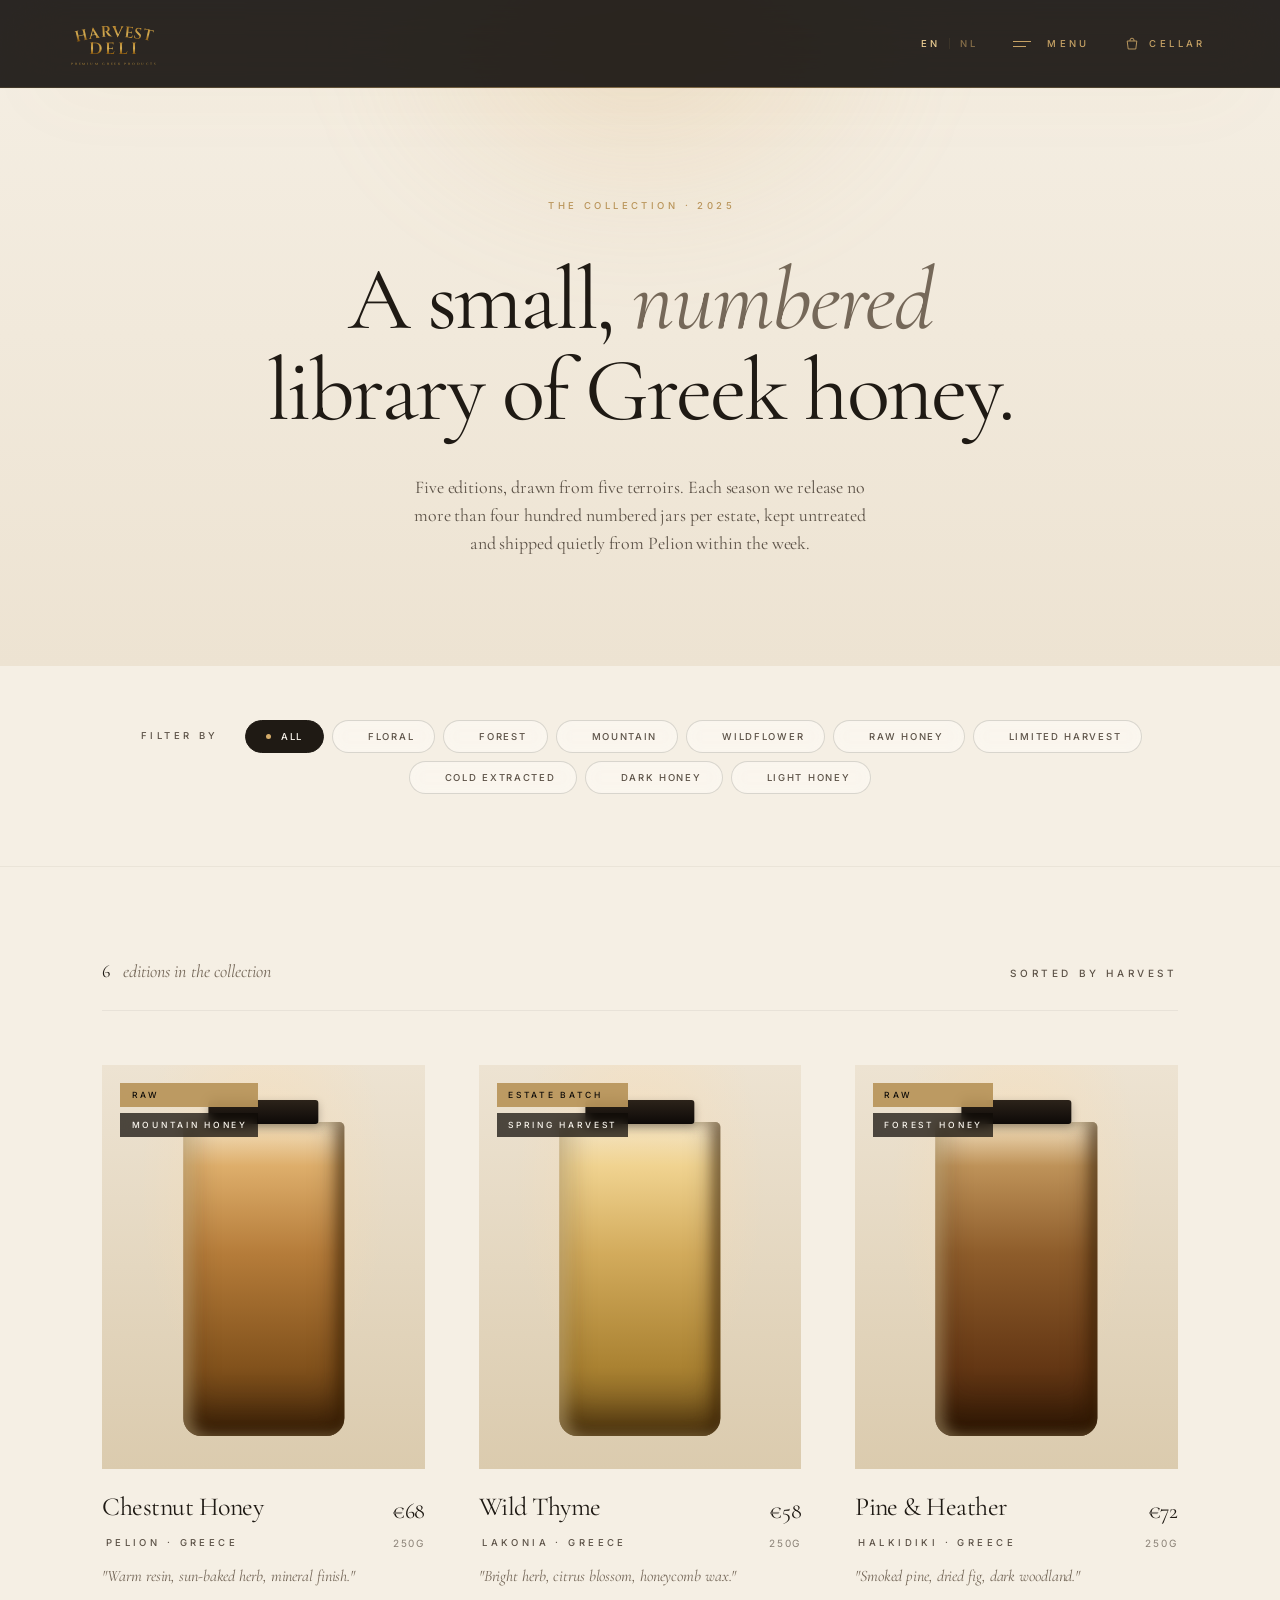
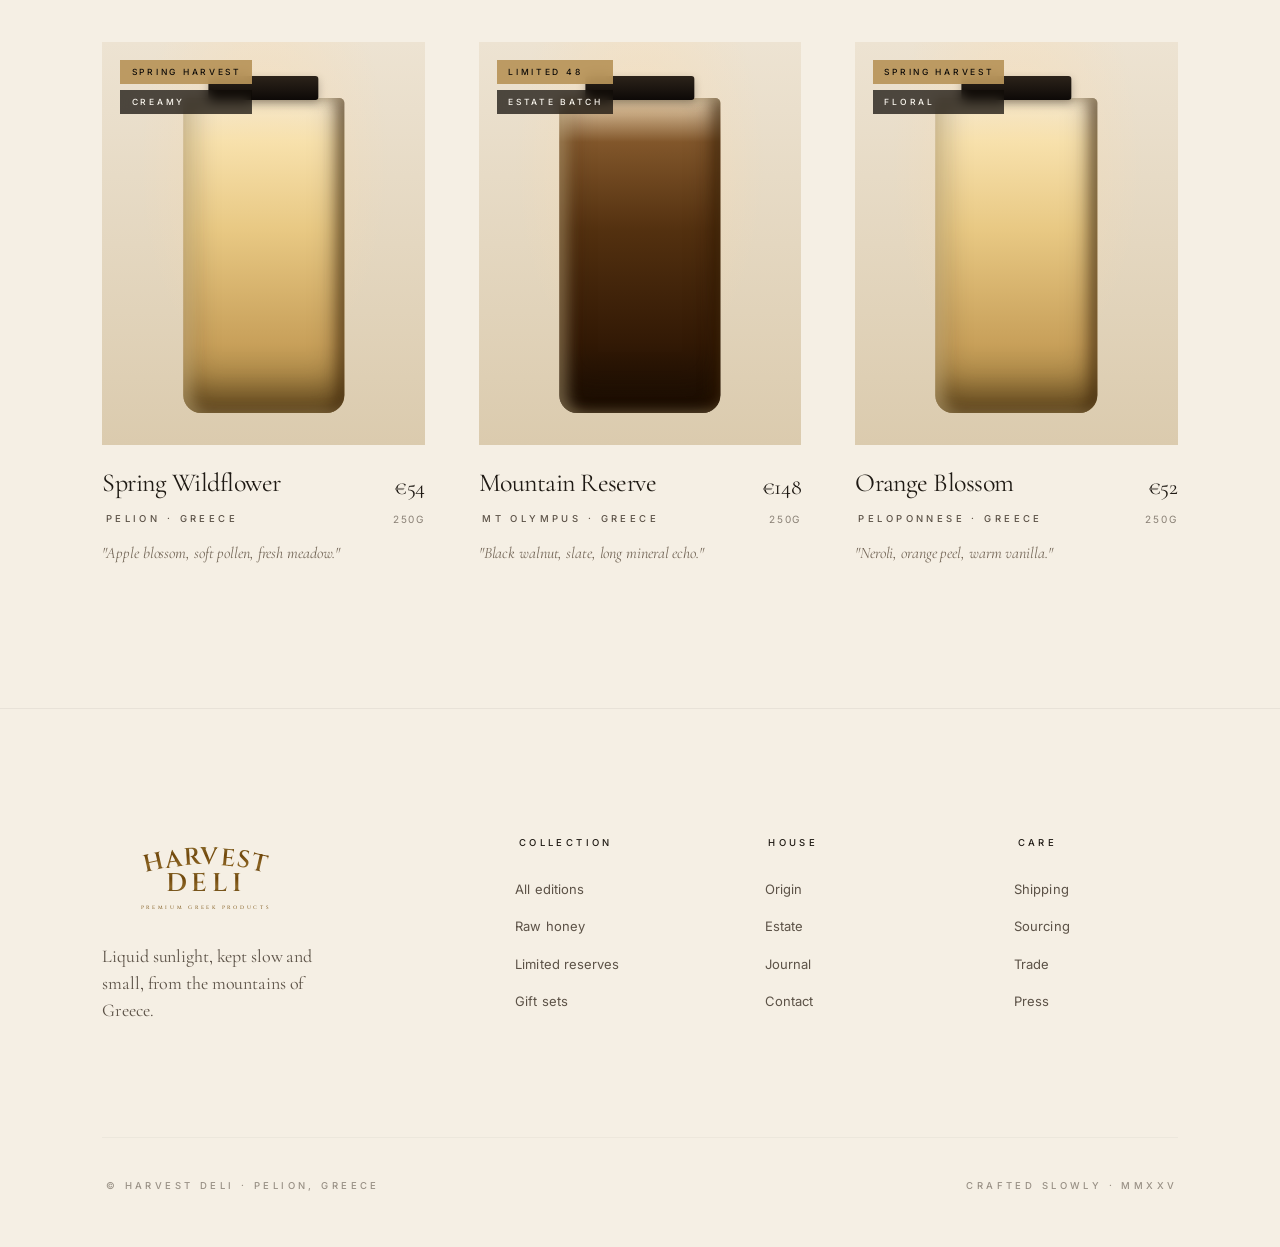
<file: shop.html>
<!DOCTYPE html>
<html lang="en">
<head>
<meta charset="UTF-8">
<meta name="viewport" content="width=device-width, initial-scale=1.0">
<title>The Collection — Harvest Deli</title>
<link rel="preconnect" href="https://fonts.googleapis.com">
<link rel="preconnect" href="https://fonts.gstatic.com" crossorigin>
<link href="https://fonts.googleapis.com/css2?family=Cinzel:wght@400;500;600;700&family=Cormorant+Garamond:ital,wght@0,300;0,400;0,500;0,600;1,400;1,500&family=Inter:wght@300;400;500&display=swap" rel="stylesheet">
<link rel="stylesheet" href="shared.css">
<style>
:root {
  --bg: #F5EFE4;
  --bg-deep: #EDE3D2;
  --ink: #1F1A14;
  --ink-soft: #5C5247;
  --ink-warm: #756859;
  --stone: #C9BBA3;
  --gold: #B8945A;
  --gold-light: #D4AC6A;
  --gold-deep: #8A6228;
  --gold-soft: rgba(184, 148, 90, 0.32);
  --cream: #FAF6EE;
  --ease: cubic-bezier(0.22, 1, 0.36, 1);
  --track-label: 0.36em;
  --track-button: 0.42em;
}
* { margin: 0; padding: 0; box-sizing: border-box; }
html { -webkit-font-smoothing: antialiased; -moz-osx-font-smoothing: grayscale; scroll-behavior: smooth; }
body {
  background: var(--bg);
  color: var(--ink);
  font-family: 'Inter', -apple-system, BlinkMacSystemFont, sans-serif;
  font-weight: 400;
  font-size: 15px;
  line-height: 1.65;
  letter-spacing: 0.005em;
  overflow-x: hidden;
}
::selection { background: var(--gold-soft); color: var(--ink); }

/* ---- Logo ---- */
.logo-svg { display: block; height: 100%; width: auto; }
.logo-mark.nav-size { height: 44px; }
.logo-mark.menu-size { height: 70px; }
.logo-mark.footer-size { height: 80px; }
.logo-mark.label-size { height: 56px; }

/* ---- Nav ---- */
nav.site-nav {
  position: fixed;
  top: 0; left: 0; right: 0;
  z-index: 60;
  display: flex;
  justify-content: space-between;
  align-items: center;
  padding: 18px 48px;
  color: var(--ink);
  background: rgba(245, 239, 228, 0.78);
  backdrop-filter: blur(20px) saturate(140%);
  -webkit-backdrop-filter: blur(20px) saturate(140%);
  border-bottom: 1px solid rgba(26, 22, 18, 0.05);
}
nav.site-nav .nav-brand { display: flex; align-items: center; height: 44px; text-decoration: none; color: inherit; }
nav.site-nav .nav-right { display: flex; align-items: center; gap: 32px; }
.menu-btn, .nav-acquire {
  background: none; border: none; color: inherit; cursor: pointer;
  font-family: 'Inter', sans-serif;
  font-size: 9.5px; letter-spacing: var(--track-label); text-transform: uppercase;
  font-weight: 500; padding: 6px 0;
  display: inline-flex; align-items: center; gap: 16px;
  text-decoration: none; transition: opacity 0.5s var(--ease);
  opacity: 0.92; padding-left: var(--track-label);
}
.menu-btn:hover, .nav-acquire:hover { opacity: 1; }
.menu-btn .lines { display: inline-flex; flex-direction: column; gap: 4px; width: 18px; }
.menu-btn .lines::before, .menu-btn .lines::after { content: ''; display: block; height: 1px; background: currentColor; }
.menu-btn .lines::before { width: 100%; }
.menu-btn .lines::after { width: 70%; }
.nav-acquire { border-bottom: 1px solid currentColor; padding-bottom: 4px; }

/* ---- Menu overlay (shared style copy) ---- */
.menu-overlay {
  position: fixed; inset: 0; z-index: 150;
  background: #0B0907; color: var(--cream);
  opacity: 0; pointer-events: none;
  transition: opacity 0.9s var(--ease);
  display: flex; flex-direction: column;
  padding: 32px 48px; overflow: hidden;
}
.menu-overlay.open { opacity: 1; pointer-events: auto; }
.menu-overlay::before {
  content: ''; position: absolute; inset: 0;
  background:
    radial-gradient(ellipse at 75% 30%, rgba(212,172,106,0.14), transparent 55%),
    radial-gradient(ellipse at 20% 80%, rgba(184,148,90,0.08), transparent 60%);
  pointer-events: none;
}
.menu-top { display: flex; justify-content: space-between; align-items: center; padding-bottom: 8vh; position: relative; z-index: 2; }
.menu-close {
  background: none; border: none; color: currentColor; cursor: pointer;
  font-family: 'Inter', sans-serif;
  font-size: 10px; letter-spacing: 0.4em; text-transform: uppercase;
  font-weight: 500; display: inline-flex; align-items: center; gap: 14px;
  opacity: 0.85; transition: opacity 0.5s var(--ease);
}
.menu-close:hover { opacity: 1; }
.menu-close .x { width: 18px; height: 18px; position: relative; }
.menu-close .x::before, .menu-close .x::after {
  content: ''; position: absolute; top: 50%; left: 0;
  width: 100%; height: 1px; background: currentColor;
}
.menu-close .x::before { transform: rotate(45deg); }
.menu-close .x::after { transform: rotate(-45deg); }
.menu-content { display: grid; grid-template-columns: 1.4fr 1fr; gap: 8%; flex: 1; align-items: center; position: relative; z-index: 2; }
.menu-items { list-style: none; }
.menu-items li {
  border-bottom: 1px solid rgba(245,239,228,0.1);
  padding: 22px 0;
  display: grid; grid-template-columns: 60px 1fr auto;
  align-items: baseline; gap: 32px;
  opacity: 0; transform: translateY(30px);
  transition: opacity 0.9s var(--ease), transform 0.9s var(--ease);
}
.menu-overlay.open .menu-items li { opacity: 1; transform: translateY(0); }
.menu-overlay.open .menu-items li:nth-child(1) { transition-delay: 0.18s; }
.menu-overlay.open .menu-items li:nth-child(2) { transition-delay: 0.28s; }
.menu-overlay.open .menu-items li:nth-child(3) { transition-delay: 0.38s; }
.menu-overlay.open .menu-items li:nth-child(4) { transition-delay: 0.48s; }
.menu-overlay.open .menu-items li:nth-child(5) { transition-delay: 0.58s; }
.menu-overlay.open .menu-items li:nth-child(6) { transition-delay: 0.68s; }
.menu-items .roman {
  font-family: 'Cormorant Garamond', serif; font-style: italic; font-weight: 400;
  font-size: 14px; color: var(--gold); letter-spacing: 0.1em;
}
.menu-items a {
  font-family: 'Cormorant Garamond', serif; font-weight: 400;
  font-size: clamp(40px, 5vw, 72px); line-height: 1.04;
  letter-spacing: -0.024em; color: var(--cream);
  text-decoration: none; position: relative; display: inline-block;
  transition: color 0.5s var(--ease);
}
.menu-items a em { font-style: italic; font-weight: 400; color: rgba(245, 239, 228, 0.78); letter-spacing: -0.014em; }
.menu-items a::after {
  content: ''; position: absolute; bottom: -8px; left: 0;
  width: 0; height: 1px; background: var(--gold);
  transition: width 0.7s var(--ease);
}
.menu-items a:hover { color: var(--gold-light); }
.menu-items a:hover::after { width: 100%; }
.menu-items .sub {
  font-family: 'Inter', sans-serif; font-size: 9.5px;
  letter-spacing: var(--track-label); text-transform: uppercase;
  color: rgba(245,239,228,0.55); font-weight: 500; text-align: right;
  padding-left: var(--track-label);
}
.menu-side {
  padding-left: 6%; border-left: 1px solid rgba(245,239,228,0.08);
  opacity: 0; transform: translateX(30px);
  transition: opacity 1s var(--ease) 0.6s, transform 1s var(--ease) 0.6s;
}
.menu-overlay.open .menu-side { opacity: 1; transform: translateX(0); }
.menu-side h5 {
  font-family: 'Inter', sans-serif; font-size: 9.5px;
  letter-spacing: 0.45em; text-transform: uppercase;
  color: var(--gold); margin-bottom: 22px; font-weight: 500;
}
.menu-side p {
  font-family: 'Cormorant Garamond', serif; font-style: normal; font-weight: 400;
  font-size: 20px; line-height: 1.55; color: rgba(245,239,228,0.85);
  max-width: 24ch; margin-bottom: 38px; letter-spacing: -0.005em;
}
.menu-side .contact { font-size: 11px; line-height: 2; color: rgba(245,239,228,0.65); }
.menu-side .contact a { color: inherit; text-decoration: none; border-bottom: 1px solid rgba(245,239,228,0.25); padding-bottom: 1px; transition: color 0.4s var(--ease); }
.menu-side .contact a:hover { color: var(--gold-light); }
.menu-bottom {
  display: flex; justify-content: space-between; align-items: center;
  font-size: 10px; letter-spacing: 0.32em; text-transform: uppercase;
  color: rgba(245,239,228,0.45); padding-top: 4vh;
  position: relative; z-index: 2; font-weight: 400;
}
.menu-bottom .social { display: flex; gap: 28px; }
.menu-bottom .social a { color: inherit; text-decoration: none; transition: color 0.4s var(--ease); }
.menu-bottom .social a:hover { color: var(--gold-light); }

/* ---- Shop hero ---- */
.shop-hero {
  padding: 22vh 8% 12vh;
  text-align: center;
  background: linear-gradient(180deg, var(--bg) 0%, var(--bg-deep) 100%);
  position: relative;
  overflow: hidden;
}
.shop-hero::before {
  content: '';
  position: absolute;
  top: -30%; left: 50%;
  width: 700px; height: 500px;
  transform: translateX(-50%);
  background: radial-gradient(ellipse at center, rgba(220, 175, 110, 0.22), transparent 60%);
  filter: blur(40px);
  pointer-events: none;
}
.shop-eyebrow {
  font-family: 'Inter', sans-serif;
  font-size: 9.5px;
  letter-spacing: var(--track-label);
  text-transform: uppercase;
  color: var(--gold);
  margin-bottom: 40px;
  font-weight: 500;
  padding-left: var(--track-label);
}
.shop-headline {
  font-family: 'Cormorant Garamond', 'EB Garamond', Garamond, serif;
  font-weight: 400;
  font-size: clamp(54px, 7vw, 116px);
  line-height: 1.02;
  letter-spacing: -0.028em;
  color: var(--ink);
  margin-bottom: 38px;
  max-width: 18ch;
  margin-left: auto;
  margin-right: auto;
}
.shop-headline em { font-style: italic; font-weight: 400; color: var(--ink-warm); letter-spacing: -0.018em; }
.shop-intro {
  font-family: 'Cormorant Garamond', serif;
  font-weight: 400;
  font-style: normal;
  font-size: clamp(17px, 1.4vw, 21px);
  line-height: 1.55;
  color: var(--ink-soft);
  max-width: 52ch;
  margin: 0 auto;
  letter-spacing: -0.004em;
}

/* ---- Filters ---- */
.filters {
  padding: 6vh 8% 8vh;
  background: var(--bg);
  position: sticky;
  top: 64px;
  z-index: 30;
  background: rgba(245, 239, 228, 0.92);
  backdrop-filter: blur(16px) saturate(140%);
  -webkit-backdrop-filter: blur(16px) saturate(140%);
  border-bottom: 1px solid rgba(26, 22, 18, 0.05);
}
.filter-row {
  display: flex;
  flex-wrap: wrap;
  gap: 8px;
  align-items: center;
  justify-content: center;
}
.filter-row .filter-label {
  font-family: 'Inter', sans-serif;
  font-size: 9.5px;
  letter-spacing: var(--track-label);
  text-transform: uppercase;
  color: var(--ink-soft);
  margin-right: 18px;
  font-weight: 500;
  padding-left: var(--track-label);
}
.pill {
  display: inline-flex;
  align-items: center;
  gap: 10px;
  padding: 10px 20px;
  border: 1px solid rgba(26, 22, 18, 0.15);
  background: rgba(255, 252, 246, 0.55);
  backdrop-filter: blur(8px);
  -webkit-backdrop-filter: blur(8px);
  border-radius: 100px;
  font-family: 'Inter', sans-serif;
  font-size: 9.5px;
  letter-spacing: 0.18em;
  text-transform: uppercase;
  color: var(--ink-soft);
  font-weight: 500;
  cursor: pointer;
  transition: all 0.55s var(--ease);
  position: relative;
  overflow: hidden;
  user-select: none;
}
.pill::before {
  content: '';
  position: absolute;
  inset: 0;
  background: radial-gradient(circle at 50% 50%, rgba(212, 172, 106, 0.25), transparent 70%);
  opacity: 0;
  transition: opacity 0.5s var(--ease);
}
.pill:hover { border-color: rgba(184, 148, 90, 0.4); color: var(--ink); transform: translateY(-1px); }
.pill:hover::before { opacity: 1; }
.pill.active {
  background: var(--ink);
  color: var(--cream);
  border-color: var(--ink);
}
.pill.active::before { opacity: 0; }
.pill .dot {
  width: 5px; height: 5px; border-radius: 50%;
  background: var(--gold-light);
  opacity: 0;
  transform: scale(0.5);
  transition: opacity 0.4s var(--ease), transform 0.4s var(--ease);
}
.pill.active .dot { opacity: 1; transform: scale(1); }

/* ---- Product grid ---- */
.shop-grid-wrap { padding: 10vh 8% 16vh; }
.shop-meta {
  display: flex;
  justify-content: space-between;
  align-items: baseline;
  margin-bottom: 6vh;
  padding-bottom: 24px;
  border-bottom: 1px solid rgba(26, 22, 18, 0.06);
}
.shop-meta .count {
  font-family: 'Cormorant Garamond', serif;
  font-style: italic;
  font-size: 18px;
  color: var(--ink-warm);
  font-weight: 400;
}
.shop-meta .count strong { font-style: normal; color: var(--ink); font-weight: 400; padding-right: 4px; }
.shop-meta .sort {
  font-family: 'Inter', sans-serif;
  font-size: 10px;
  letter-spacing: var(--track-label);
  text-transform: uppercase;
  color: var(--ink-soft);
  font-weight: 500;
  padding-left: var(--track-label);
}

.shop-grid {
  display: grid;
  grid-template-columns: repeat(3, 1fr);
  gap: 6vh 5%;
}

.p-card {
  text-decoration: none;
  color: inherit;
  display: block;
  position: relative;
  transition: transform 0.7s var(--ease);
  opacity: 0;
  transform: translateY(40px);
  transition: opacity 1.2s var(--ease), transform 1.2s var(--ease);
}
.p-card.in { opacity: 1; transform: translateY(0); }
.p-card:hover { transform: translateY(-8px); }
.p-card.hidden { display: none; }

.p-card .jar-wrap {
  aspect-ratio: 4 / 5;
  position: relative;
  background: linear-gradient(180deg, var(--bg-deep) 0%, #DBCBAE 100%);
  overflow: hidden;
  margin-bottom: 24px;
  transition: box-shadow 0.7s var(--ease);
}
.p-card:hover .jar-wrap { box-shadow: 0 40px 70px -22px rgba(60, 36, 14, 0.32); }
.p-card .jar-wrap::before {
  content: '';
  position: absolute;
  inset: 0;
  background: radial-gradient(ellipse at 50% 30%, rgba(255, 220, 170, 0.45), transparent 55%);
  pointer-events: none;
}
.p-card .mid-jar {
  position: absolute;
  bottom: 8%; left: 50%;
  transform: translateX(-50%);
  width: 50%; height: 78%;
  border-radius: 5px 5px 18px 18px;
  box-shadow:
    inset 8px 0 14px rgba(255,235,180,0.35),
    inset -8px 0 14px rgba(50,25,0,0.5),
    inset 0 -22px 32px rgba(35,18,0,0.5);
  transition: transform 0.7s var(--ease);
}
.p-card:hover .mid-jar { transform: translateX(-50%) translateY(-6px); }
.p-card .mid-jar::before {
  content: '';
  position: absolute;
  top: -22px; left: 16%; right: 16%;
  height: 24px;
  background: linear-gradient(180deg, #2C231A 0%, #0D0907 100%);
  border-radius: 3px;
  box-shadow: 0 3px 8px rgba(0,0,0,0.25);
}
.p-card .mid-jar.amber { background: linear-gradient(180deg, rgba(255,240,200,0.3) 0%, rgba(220,170,100,0.92) 14%, rgba(180,122,55,0.98) 42%, rgba(130,82,28,1) 78%, rgba(70,40,10,1) 100%); }
.p-card .mid-jar.bronze { background: linear-gradient(180deg, rgba(255,235,190,0.28) 0%, rgba(186,140,80,0.92) 14%, rgba(140,90,40,0.98) 42%, rgba(100,55,20,1) 78%, rgba(50,25,5,1) 100%); }
.p-card .mid-jar.straw { background: linear-gradient(180deg, rgba(255,245,210,0.32) 0%, rgba(240,210,140,0.92) 14%, rgba(210,170,90,0.98) 42%, rgba(170,130,50,1) 78%, rgba(110,80,25,1) 100%); }
.p-card .mid-jar.pale { background: linear-gradient(180deg, rgba(255,248,222,0.34) 0%, rgba(248,225,170,0.92) 14%, rgba(232,200,130,0.98) 42%, rgba(200,160,90,1) 78%, rgba(150,118,55,1) 100%); }
.p-card .mid-jar.deep { background: linear-gradient(180deg, rgba(220,180,120,0.22) 0%, rgba(120,75,30,0.92) 14%, rgba(80,45,12,0.98) 42%, rgba(50,25,5,1) 78%, rgba(20,10,2,1) 100%); }

.p-card .badges {
  position: absolute;
  top: 18px; left: 18px;
  display: flex;
  flex-direction: column;
  gap: 6px;
  z-index: 2;
}
.p-card .badge {
  font-family: 'Inter', sans-serif;
  font-size: 8.5px;
  letter-spacing: 0.32em;
  text-transform: uppercase;
  color: var(--cream);
  background: rgba(15, 11, 6, 0.72);
  backdrop-filter: blur(6px);
  -webkit-backdrop-filter: blur(6px);
  padding: 5px 10px;
  font-weight: 500;
  padding-left: calc(10px + 0.16em);
}
.p-card .badge.gold {
  background: rgba(184, 148, 90, 0.92);
  color: #0E0B08;
}

.p-card .info {
  display: grid;
  grid-template-columns: 1fr auto;
  gap: 6px 16px;
}
.p-card .info .name {
  font-family: 'Cormorant Garamond', serif;
  font-weight: 400;
  font-size: 26px;
  letter-spacing: -0.02em;
  line-height: 1.1;
  color: var(--ink);
}
.p-card .info .price {
  font-family: 'Cormorant Garamond', serif;
  font-weight: 400;
  font-size: 22px;
  letter-spacing: -0.014em;
  color: var(--ink);
  text-align: right;
}
.p-card .info .region {
  font-family: 'Inter', sans-serif;
  font-size: 9.5px;
  letter-spacing: var(--track-label);
  text-transform: uppercase;
  color: var(--ink-soft);
  font-weight: 500;
  padding-left: var(--track-label);
}
.p-card .info .weight {
  font-family: 'Inter', sans-serif;
  font-size: 10px;
  letter-spacing: 0.18em;
  text-transform: uppercase;
  color: var(--ink-soft);
  text-align: right;
  font-weight: 400;
  opacity: 0.7;
}
.p-card .notes {
  grid-column: 1 / -1;
  font-family: 'Cormorant Garamond', serif;
  font-style: italic;
  font-weight: 400;
  font-size: 16px;
  color: var(--ink-warm);
  line-height: 1.4;
  margin-top: 8px;
  letter-spacing: -0.006em;
}

.empty-state {
  grid-column: 1 / -1;
  text-align: center;
  padding: 12vh 6%;
  color: var(--ink-soft);
}
.empty-state h3 {
  font-family: 'Cormorant Garamond', serif;
  font-weight: 400;
  font-size: 36px;
  line-height: 1.15;
  letter-spacing: -0.02em;
  color: var(--ink);
  margin-bottom: 16px;
}
.empty-state p { font-size: 14px; line-height: 1.8; max-width: 38ch; margin: 0 auto 32px; }
.empty-state button {
  display: inline-flex;
  align-items: center;
  gap: 16px;
  padding: 16px 30px;
  background: none;
  font-family: 'Inter', sans-serif;
  font-size: 10px;
  letter-spacing: var(--track-button);
  text-transform: uppercase;
  font-weight: 500;
  color: var(--ink);
  border: 1px solid rgba(26, 22, 18, 0.36);
  cursor: pointer;
  transition: all 0.6s var(--ease);
  padding-left: calc(30px + var(--track-button));
}
.empty-state button:hover { background: var(--ink); color: var(--cream); }

/* ---- Footer ---- */
footer.site-footer {
  padding: 14vh 8% 6vh;
  background: var(--bg);
  border-top: 1px solid rgba(26, 22, 18, 0.06);
}
.footer-grid {
  display: grid;
  grid-template-columns: 2fr 1fr 1fr 1fr;
  gap: 8%;
  margin-bottom: 12vh;
}
.footer-brand { margin-bottom: 28px; }
.footer-tagline {
  font-family: 'Cormorant Garamond', serif;
  font-style: normal; font-weight: 400;
  font-size: 18px; color: var(--ink-soft);
  max-width: 26ch; line-height: 1.5;
  letter-spacing: -0.006em;
}
.footer-col h4 {
  font-family: 'Inter', sans-serif;
  font-size: 9.5px; letter-spacing: var(--track-label);
  text-transform: uppercase;
  margin-bottom: 28px; font-weight: 500;
  color: var(--ink);
  padding-left: var(--track-label);
}
.footer-col a {
  display: block;
  font-family: 'Inter', sans-serif;
  font-size: 13px;
  color: var(--ink-soft); text-decoration: none;
  margin-bottom: 16px; letter-spacing: 0.005em;
  transition: color 0.5s var(--ease); font-weight: 400;
}
.footer-col a:hover { color: var(--gold); }
.footer-bottom {
  display: flex; justify-content: space-between; align-items: center;
  font-family: 'Inter', sans-serif;
  font-size: 9.5px; letter-spacing: var(--track-label);
  color: var(--ink-soft); text-transform: uppercase;
  opacity: 0.6; padding-top: 40px;
  border-top: 1px solid rgba(26, 22, 18, 0.06);
  font-weight: 500;
  padding-left: var(--track-label);
}

/* ---- Responsive ---- */
@media (max-width: 1100px) {
  .shop-grid { grid-template-columns: repeat(2, 1fr); }
}
@media (max-width: 900px) {
  nav.site-nav { padding: 14px 20px; }
  nav.site-nav .nav-right { gap: 18px; }
  .logo-mark.nav-size { height: 38px; }
  .shop-hero { padding: 15vh 7% 9vh; }
  .shop-headline { margin-bottom: 26px; }
  .shop-intro { font-size: 16px; }
  .filters { top: 56px; padding: 14px 7%; -webkit-overflow-scrolling: touch; }
  .filter-row {
    gap: 8px; justify-content: flex-start;
    overflow-x: auto; flex-wrap: nowrap;
    padding: 4px 7% 6px;
    margin: 0 -7%;
    scrollbar-width: none;
    scroll-snap-type: x proximity;
  }
  .filter-row::-webkit-scrollbar { display: none; }
  .pill {
    white-space: nowrap; flex-shrink: 0;
    padding: 12px 22px; font-size: 9.5px;
    min-height: 44px;
    scroll-snap-align: start;
  }
  .filter-row .filter-label { display: none; }
  .shop-grid-wrap { padding: 6vh 7% 12vh; }
  .shop-meta { margin-bottom: 4vh; flex-direction: row; align-items: baseline; }
  .shop-meta .count { font-size: 16px; }
  .shop-meta .sort { font-size: 9px; }
  .shop-grid { grid-template-columns: 1fr; gap: 7vh; }
  .p-card .jar-wrap { margin-bottom: 18px; }
  .p-card .info .name { font-size: 24px; }
  .p-card .info .price { font-size: 20px; }
  .p-card .notes { font-size: 15px; }
  .footer-grid { grid-template-columns: 1fr 1fr; gap: 6vh 8%; margin-bottom: 8vh; }
  .footer-bottom { flex-direction: column; gap: 16px; text-align: center; }
  .menu-overlay { padding: 22px 24px; }
  .menu-content { grid-template-columns: 1fr; gap: 6vh; align-items: start; }
  .menu-items li { grid-template-columns: 36px 1fr; gap: 14px; padding: 18px 0; }
  .menu-items .sub { grid-column: 1 / -1; text-align: left; padding-left: 50px; margin-top: -6px; }
  .menu-side { padding-left: 0; border-left: none; border-top: 1px solid rgba(245,239,228,0.08); padding-top: 5vh; }
  .menu-bottom { flex-direction: column; gap: 16px; text-align: center; }
}
@media (max-width: 600px) {
  .shop-hero { padding-top: 13vh; }
  .shop-eyebrow { margin-bottom: 28px; }
  .filters { top: 54px; padding: 12px 0; }
  .filter-row { padding-left: 22px; padding-right: 22px; margin: 0; }
  .pill { padding: 11px 18px; font-size: 9px; letter-spacing: 0.16em; }
  footer.site-footer { padding: 10vh 7% 5vh; }
}
</style>
</head>
<body>

<!-- SVG defs (logo) -->
<svg width="0" height="0" style="position:absolute" aria-hidden="true">
  <defs>
    <linearGradient id="goldFoil" x1="0" y1="0" x2="0" y2="1">
      <stop offset="0%" stop-color="#FAE3A3"/>
      <stop offset="22%" stop-color="#C99948"/>
      <stop offset="48%" stop-color="#F1CC79"/>
      <stop offset="72%" stop-color="#9D6F29"/>
      <stop offset="100%" stop-color="#6E4B1B"/>
    </linearGradient>
    <linearGradient id="goldFoilDark" x1="0" y1="0" x2="0" y2="1">
      <stop offset="0%" stop-color="#E8C982"/>
      <stop offset="35%" stop-color="#A87A36"/>
      <stop offset="60%" stop-color="#D4A85F"/>
      <stop offset="100%" stop-color="#5C3F18"/>
    </linearGradient>
    <path id="harvestArc" d="M 16 60 Q 130 14 244 60" fill="none"/>
    <symbol id="harvestDeliLogo" viewBox="0 0 260 100">
      <text font-family="Cinzel, serif" font-weight="600" font-size="30" letter-spacing="1.5" fill="url(#goldFoil)">
        <textPath href="#harvestArc" startOffset="50%" text-anchor="middle">HARVEST</textPath>
      </text>
      <text x="130" y="70" text-anchor="middle" font-family="Cinzel, serif" font-weight="600" font-size="32" letter-spacing="6" fill="url(#goldFoil)">DELI</text>
      <line x1="80" y1="80" x2="180" y2="80" stroke="url(#goldFoil)" stroke-width="0.5" opacity="0.5"/>
      <text x="130" y="92" text-anchor="middle" font-family="Cinzel, serif" font-weight="500" font-size="6.2" letter-spacing="3.4" fill="url(#goldFoil)">PREMIUM GREEK PRODUCTS</text>
    </symbol>
    <symbol id="harvestDeliLogoDark" viewBox="0 0 260 100">
      <text font-family="Cinzel, serif" font-weight="600" font-size="30" letter-spacing="1.5" fill="url(#goldFoilDark)">
        <textPath href="#harvestArc" startOffset="50%" text-anchor="middle">HARVEST</textPath>
      </text>
      <text x="130" y="70" text-anchor="middle" font-family="Cinzel, serif" font-weight="600" font-size="32" letter-spacing="6" fill="url(#goldFoilDark)">DELI</text>
      <line x1="80" y1="80" x2="180" y2="80" stroke="url(#goldFoilDark)" stroke-width="0.5" opacity="0.5"/>
      <text x="130" y="92" text-anchor="middle" font-family="Cinzel, serif" font-weight="500" font-size="6.2" letter-spacing="3.4" fill="url(#goldFoilDark)">PREMIUM GREEK PRODUCTS</text>
    </symbol>
  </defs>
</svg>

<!-- ============ Nav ============ -->
<nav class="site-nav">
  <a href="index.html" class="nav-brand">
    <svg class="logo-svg logo-mark nav-size"><use href="#harvestDeliLogo"/></svg>
  </a>
  <div class="nav-right">
    <div class="lang-toggle" role="group" aria-label="Language">
      <button data-lang="en">EN</button><span class="sep"></span><button data-lang="nl">NL</button>
    </div>
    <button class="menu-btn" id="menuBtn"><span class="lines"></span><span data-i18n="nav.menu">Menu</span></button>
    <button class="nav-cart" id="navCart" aria-label="Open cart">
      <span class="cart-glyph"><svg width="14" height="14" viewBox="0 0 14 14" fill="none"><path d="M2.2 4 L11.8 4 L10.8 12 L3.2 12 Z" stroke="currentColor" stroke-width="0.9" fill="none"/><path d="M5 4 V3.2 A2 2 0 0 1 9 3.2 V4" stroke="currentColor" stroke-width="0.9" fill="none"/></svg></span>
      <span data-i18n="nav.cellar">Cellar</span>
      <span class="cart-count">0</span>
    </button>
  </div>
</nav>

<!-- ============ Menu overlay ============ -->
<div class="menu-overlay" id="menuOverlay" aria-hidden="true">
  <div class="menu-top">
    <a href="index.html" class="nav-brand"><svg class="logo-svg logo-mark menu-size"><use href="#harvestDeliLogo"/></svg></a>
    <button class="menu-close" id="menuClose"><span data-i18n="menu.close">Close</span> <span class="x"></span></button>
  </div>
  <div class="menu-content">
    <ol class="menu-items">
      <li><span class="roman">I</span><a href="shop.html" data-i18n-html="menu.item.collection_html">The <em>Collection</em></a><span class="sub" data-i18n="menu.item.collection_sub">All editions</span></li>
      <li><span class="roman">II</span><a href="about.html" data-i18n-html="menu.item.origin_html">The <em>Origin</em></a><span class="sub" data-i18n="menu.item.origin_sub">Pelion · Greece</span></li>
      <li><span class="roman">III</span><a href="index.html#process" data-i18n-html="menu.item.process_html">The <em>Process</em></a><span class="sub" data-i18n="menu.item.process_sub">Hand harvested</span></li>
      <li><span class="roman">IV</span><a href="index.html#journal" data-i18n-html="menu.item.journal_html">The <em>Journal</em></a><span class="sub" data-i18n="menu.item.journal_sub">Field notes</span></li>
      <li><span class="roman">V</span><a href="contact.html" data-i18n="menu.item.contact">Contact</a><span class="sub" data-i18n="menu.item.contact_sub">Trade &amp; press</span></li>
    </ol>
    <aside class="menu-side">
      <h5 data-i18n="menu.estate.h">Visit the estate</h5>
      <p data-i18n="menu.estate.p">By appointment between April and October. Small groups, single day, accompanied tastings at the cellar.</p>
      <div class="contact">
        <a href="mailto:hello@harvestdeli.gr">hello@harvestdeli.gr</a><br>
        +30 24210 882 14<br>
        Pelion, 37006 &middot; Greece
      </div>
    </aside>
  </div>
  <div class="menu-bottom">
    <span data-i18n="menu.copyright">© Harvest Deli MMXXV</span>
    <div class="social">
      <a href="#" data-i18n="menu.social.instagram">Instagram</a>
      <a href="#" data-i18n="menu.social.journal">Journal</a>
      <a href="#" data-i18n="menu.social.wholesale">Wholesale</a>
    </div>
  </div>
</div>

<!-- Cart drawer -->
<div class="cart-drawer-i18n-marker" style="display:none"></div>

<!-- ============ Cart drawer ============ -->
<div class="cart-drawer" id="cartDrawer" aria-hidden="true">
  <div class="cart-backdrop"></div>
  <aside class="cart-panel">
    <header class="cart-head">
      <span class="cart-title" data-i18n-html="cart.title_html">Your <em>Cellar</em></span>
      <button class="cart-close" aria-label="Close"><span data-i18n="cart.close">Close</span> <span class="x"></span></button>
    </header>
    <div class="cart-items" id="cartItems"></div>
    <footer class="cart-foot">
      <div class="cart-totals">
        <span class="label" data-i18n="cart.subtotal">Subtotal</span>
        <span class="total" id="cartTotal">€0</span>
      </div>
      <p class="cart-note" data-i18n="cart.note">Shipping calculated at checkout. Complimentary across the EU above €120.</p>
      <a href="checkout.html" class="cart-checkout"><span data-i18n="cart.checkout">Continue to checkout</span> <span class="arrow"></span></a>
    </footer>
  </aside>
</div>

<!-- ============ Shop hero ============ -->
<section class="shop-hero">
  <div class="shop-eyebrow" data-i18n="shop.eyebrow">The Collection &middot; 2025</div>
  <h1 class="shop-headline" data-i18n-html="shop.headline_html">A small, <em>numbered</em> library of Greek honey.</h1>
  <p class="shop-intro" data-i18n="shop.intro">Five editions, drawn from five terroirs. Each season we release no more than four hundred numbered jars per estate, kept untreated and shipped quietly from Pelion within the week.</p>
</section>

<!-- ============ Filters ============ -->
<section class="filters">
  <div class="filter-row" id="filterRow">
    <span class="filter-label" data-i18n="shop.filterLabel">Filter by</span>
    <button class="pill active" data-filter="all"><span class="dot"></span><span data-i18n="shop.filter.all">All</span></button>
    <button class="pill" data-filter="floral"><span class="dot"></span><span data-i18n="shop.filter.floral">Floral</span></button>
    <button class="pill" data-filter="forest"><span class="dot"></span><span data-i18n="shop.filter.forest">Forest</span></button>
    <button class="pill" data-filter="mountain"><span class="dot"></span><span data-i18n="shop.filter.mountain">Mountain</span></button>
    <button class="pill" data-filter="wildflower"><span class="dot"></span><span data-i18n="shop.filter.wildflower">Wildflower</span></button>
    <button class="pill" data-filter="raw"><span class="dot"></span><span data-i18n="shop.filter.raw">Raw Honey</span></button>
    <button class="pill" data-filter="limited"><span class="dot"></span><span data-i18n="shop.filter.limited">Limited Harvest</span></button>
    <button class="pill" data-filter="cold-extracted"><span class="dot"></span><span data-i18n="shop.filter.cold">Cold Extracted</span></button>
    <button class="pill" data-filter="dark"><span class="dot"></span><span data-i18n="shop.filter.dark">Dark Honey</span></button>
    <button class="pill" data-filter="light"><span class="dot"></span><span data-i18n="shop.filter.light">Light Honey</span></button>
  </div>
</section>

<!-- ============ Grid ============ -->
<section class="shop-grid-wrap">
  <div class="shop-meta">
    <div class="count"><strong id="visibleCount">6</strong> &nbsp;<span data-i18n="shop.editionsInCollection">editions in the collection</span></div>
    <div class="sort" data-i18n="shop.sortedBy">Sorted by harvest</div>
  </div>
  <div class="shop-grid" id="shopGrid"></div>
</section>

<!-- ============ Footer ============ -->
<footer class="site-footer">
  <div class="footer-grid">
    <div>
      <div class="footer-brand"><svg class="logo-svg logo-mark footer-size"><use href="#harvestDeliLogoDark"/></svg></div>
      <p class="footer-tagline" data-i18n="footer.tagline">Liquid sunlight, kept slow and small, from the mountains of Greece.</p>
    </div>
    <div class="footer-col">
      <h4 data-i18n="footer.col.collection">Collection</h4>
      <a href="shop.html" data-i18n="footer.link.allEditions">All editions</a>
      <a href="shop.html#raw" data-i18n="footer.link.rawHoney">Raw honey</a>
      <a href="shop.html#limited" data-i18n="footer.link.limited">Limited reserves</a>
      <a href="shop.html#gift" data-i18n="footer.link.gift">Gift sets</a>
    </div>
    <div class="footer-col">
      <h4 data-i18n="footer.col.house">House</h4>
      <a href="about.html" data-i18n="footer.link.origin">Origin</a>
      <a href="index.html#process" data-i18n="footer.link.estate">Estate</a>
      <a href="#" data-i18n="footer.link.journal">Journal</a>
      <a href="contact.html" data-i18n="footer.link.contact">Contact</a>
    </div>
    <div class="footer-col">
      <h4 data-i18n="footer.col.care">Care</h4>
      <a href="#" data-i18n="footer.link.shipping">Shipping</a>
      <a href="#" data-i18n="footer.link.sourcing">Sourcing</a>
      <a href="contact.html" data-i18n="footer.link.trade">Trade</a>
      <a href="contact.html" data-i18n="footer.link.press">Press</a>
    </div>
  </div>
  <div class="footer-bottom">
    <span data-i18n="footer.bottom1">© Harvest Deli &middot; Pelion, Greece</span>
    <span data-i18n="footer.bottom2">Crafted slowly &middot; MMXXV</span>
  </div>
</footer>

<script src="shared.js"></script>
<script>
(function () {
  /* Menu */
  const menuBtn = document.getElementById('menuBtn');
  const menuOverlay = document.getElementById('menuOverlay');
  const menuClose = document.getElementById('menuClose');
  const open = () => { menuOverlay.classList.add('open'); menuOverlay.setAttribute('aria-hidden','false'); document.body.style.overflow='hidden'; };
  const close = () => { menuOverlay.classList.remove('open'); menuOverlay.setAttribute('aria-hidden','true'); document.body.style.overflow=''; };
  menuBtn.addEventListener('click', open);
  menuClose.addEventListener('click', close);
  menuOverlay.querySelectorAll('a').forEach(a => a.addEventListener('click', close));
  document.addEventListener('keydown', e => { if (e.key === 'Escape') close(); });

  /* Render grid using localized product accessor */
  const grid = document.getElementById('shopGrid');
  const order = ['chestnut', 'wild-thyme', 'pine-heather', 'spring-wildflower', 'mountain-reserve', 'orange-blossom'];
  function cardHTML(slug) {
    const p = window.HD_product(slug);
    const badges = (p.badges || []).map((b, i) => `<span class="badge${i === 0 ? ' gold' : ''}">${b}</span>`).join('');
    return `
      <a class="p-card" href="${p.url}" data-slug="${slug}" data-tags="${p.tags.join(' ')}">
        <div class="jar-wrap">
          <div class="badges">${badges}</div>
          <div class="mid-jar ${p.hue}"></div>
        </div>
        <div class="info">
          <div class="name">${p.name}</div>
          <div class="price">€${p.price}</div>
          <div class="region">${p.region}</div>
          <div class="weight">${p.weight}</div>
          <div class="notes">"${p.notes}"</div>
        </div>
      </a>
    `;
  }
  function renderGrid() {
    grid.innerHTML = order.map(cardHTML).join('');
  }
  renderGrid();

  // Re-render when language changes
  document.querySelectorAll('.lang-toggle button[data-lang]').forEach(btn => {
    btn.addEventListener('click', () => { setTimeout(renderGrid, 30); });
  });

  /* Reveal */
  const io = new IntersectionObserver(entries => {
    entries.forEach(en => {
      if (en.isIntersecting) {
        en.target.classList.add('in');
        io.unobserve(en.target);
      }
    });
  }, { threshold: 0.08, rootMargin: '0px 0px -40px 0px' });
  // staggered delay
  document.querySelectorAll('.p-card').forEach((c, i) => {
    c.style.transitionDelay = (i % 3) * 0.1 + 's';
    io.observe(c);
  });

  /* Filtering */
  const cards = Array.from(document.querySelectorAll('.p-card'));
  const pills = Array.from(document.querySelectorAll('.pill'));
  const countEl = document.getElementById('visibleCount');
  let active = 'all';
  pills.forEach(pill => {
    pill.addEventListener('click', () => {
      pills.forEach(p => p.classList.remove('active'));
      pill.classList.add('active');
      active = pill.dataset.filter;
      let shown = 0;
      cards.forEach(c => {
        const tags = c.dataset.tags.split(' ');
        const match = active === 'all' || tags.includes(active);
        c.classList.toggle('hidden', !match);
        if (match) shown++;
      });
      countEl.textContent = shown;
      // empty state
      let empty = document.getElementById('emptyState');
      if (shown === 0) {
        if (!empty) {
          empty = document.createElement('div');
          empty.id = 'emptyState';
          empty.className = 'empty-state';
          empty.innerHTML = `<h3 data-i18n="shop.empty.h">No edition matches that filter.</h3><p data-i18n="shop.empty.p">Each season the collection shifts. Try another category or view the full library.</p><button data-i18n="shop.empty.cta" onclick="this.closest('.shop-grid-wrap').querySelectorAll('.pill')[0].click()">View all editions</button>`;
          grid.appendChild(empty);
          if (window.HD_applyTranslations) window.HD_applyTranslations();
        }
      } else if (empty) {
        empty.remove();
      }
    });
  });
})();
</script>
</body>
</html>
</file>
<file: shared.css>
/* ============================================================
   Harvest Deli — shared layer
   Cart drawer, nav-cart, shop card, grain, page transitions
   ============================================================ */

/* ----------- Nav: cart button ----------- */
.nav-cart {
  background: none;
  border: none;
  color: inherit;
  cursor: pointer;
  font-family: 'Inter', sans-serif;
  font-size: 9.5px;
  letter-spacing: var(--track-label, 0.36em);
  text-transform: uppercase;
  font-weight: 500;
  padding: 6px 0;
  display: inline-flex;
  align-items: center;
  gap: 10px;
  opacity: 0.92;
  transition: opacity 0.5s var(--ease, cubic-bezier(0.22, 1, 0.36, 1));
  padding-left: var(--track-label, 0.36em);
}
.nav-cart:hover { opacity: 1; }
.nav-cart .cart-glyph {
  display: inline-flex;
  align-items: center;
  justify-content: center;
  width: 14px; height: 14px;
}
.nav-cart .cart-glyph svg { display: block; }
.nav-cart .cart-count {
  display: inline-flex;
  align-items: center;
  justify-content: center;
  min-width: 16px;
  height: 16px;
  padding: 0 5px;
  border-radius: 100px;
  background: var(--gold, #B8945A);
  color: #FAF6EE;
  font-size: 9px;
  letter-spacing: 0.02em;
  font-weight: 600;
  opacity: 0;
  transform: scale(0.7);
  transition: opacity 0.4s var(--ease), transform 0.5s var(--ease);
  padding-left: 5px;
}
.nav-cart.has-items .cart-count { opacity: 1; transform: scale(1); }

/* ----------- Cart drawer ----------- */
.cart-drawer {
  position: fixed;
  inset: 0;
  z-index: 180;
  pointer-events: none;
  visibility: hidden;
}
.cart-drawer.open { pointer-events: auto; visibility: visible; }
.cart-backdrop {
  position: absolute;
  inset: 0;
  background: rgba(15, 11, 6, 0.42);
  backdrop-filter: blur(6px);
  -webkit-backdrop-filter: blur(6px);
  opacity: 0;
  transition: opacity 0.8s var(--ease, cubic-bezier(0.22, 1, 0.36, 1));
}
.cart-drawer.open .cart-backdrop { opacity: 1; }
.cart-panel {
  position: absolute;
  top: 0; right: 0; bottom: 0;
  width: min(460px, 90vw);
  background: rgba(250, 246, 238, 0.94);
  backdrop-filter: blur(24px) saturate(150%);
  -webkit-backdrop-filter: blur(24px) saturate(150%);
  border-left: 1px solid rgba(26, 22, 18, 0.06);
  box-shadow: -40px 0 100px -20px rgba(40, 24, 8, 0.18);
  transform: translateX(100%);
  transition: transform 0.85s var(--ease, cubic-bezier(0.22, 1, 0.36, 1));
  display: flex;
  flex-direction: column;
}
.cart-drawer.open .cart-panel { transform: translateX(0); }

.cart-head {
  padding: 32px 40px 24px;
  display: flex;
  justify-content: space-between;
  align-items: baseline;
  border-bottom: 1px solid rgba(26, 22, 18, 0.06);
}
.cart-head .cart-title {
  font-family: 'Cormorant Garamond', 'EB Garamond', Garamond, serif;
  font-weight: 400;
  font-size: 24px;
  letter-spacing: -0.018em;
  color: var(--ink, #1F1A14);
}
.cart-head .cart-title em {
  font-style: italic;
  color: var(--ink-warm, #756859);
  font-weight: 400;
  padding-left: 6px;
  font-size: 14px;
  letter-spacing: 0.04em;
}
.cart-close {
  background: none;
  border: none;
  cursor: pointer;
  font-family: 'Inter', sans-serif;
  font-size: 9.5px;
  letter-spacing: var(--track-label, 0.36em);
  text-transform: uppercase;
  font-weight: 500;
  color: var(--ink-soft, #5C5247);
  display: inline-flex;
  align-items: center;
  gap: 12px;
  padding: 6px 0;
  transition: color 0.4s var(--ease);
  padding-left: var(--track-label, 0.36em);
}
.cart-close:hover { color: var(--ink, #1F1A14); }
.cart-close .x { width: 14px; height: 14px; position: relative; }
.cart-close .x::before, .cart-close .x::after {
  content: ''; position: absolute; top: 50%; left: 0;
  width: 100%; height: 1px; background: currentColor;
}
.cart-close .x::before { transform: rotate(45deg); }
.cart-close .x::after { transform: rotate(-45deg); }

.cart-items {
  flex: 1;
  overflow-y: auto;
  padding: 8px 40px;
}
.cart-empty {
  padding: 12vh 8px;
  text-align: center;
  color: var(--ink-soft);
}
.cart-empty h4 {
  font-family: 'Cormorant Garamond', serif;
  font-weight: 400;
  font-size: 28px;
  line-height: 1.2;
  letter-spacing: -0.02em;
  color: var(--ink);
  margin-bottom: 14px;
  max-width: 18ch;
  margin-left: auto;
  margin-right: auto;
}
.cart-empty p {
  font-size: 13px;
  line-height: 1.8;
  max-width: 28ch;
  margin: 0 auto 32px;
}
.cart-empty-cta {
  display: inline-flex;
  align-items: center;
  gap: 16px;
  padding: 16px 30px;
  font-family: 'Inter', sans-serif;
  font-size: 10px;
  letter-spacing: var(--track-button, 0.42em);
  text-transform: uppercase;
  font-weight: 500;
  color: var(--ink);
  border: 1px solid rgba(26, 22, 18, 0.36);
  text-decoration: none;
  transition: all 0.6s var(--ease);
  padding-left: calc(30px + var(--track-button, 0.42em));
}
.cart-empty-cta:hover { background: var(--ink); color: var(--cream); border-color: var(--ink); }

.cart-line {
  display: grid;
  grid-template-columns: 78px 1fr auto;
  gap: 22px;
  align-items: center;
  padding: 22px 0;
  border-bottom: 1px solid rgba(26, 22, 18, 0.05);
}
.cart-line:last-child { border-bottom: none; }
.cart-line .thumb {
  width: 78px;
  height: 92px;
  background: linear-gradient(180deg, #EDE3D2 0%, #DDCEB5 100%);
  position: relative;
  overflow: hidden;
}
.cart-line .thumb .mini-photo,
.ck-line .thumb-mini .mini-photo {
  position: absolute;
  inset: 0;
  width: 100%;
  height: 100%;
  object-fit: cover;
  object-position: center;
  display: block;
}
.mini-photo.amber  { filter: contrast(1.02) saturate(1.05); }
.mini-photo.straw  { filter: brightness(1.08) saturate(0.85) hue-rotate(-6deg); }
.mini-photo.bronze { filter: brightness(0.88) saturate(1.12) hue-rotate(8deg); }
.mini-photo.pale   { filter: brightness(1.14) saturate(0.82) hue-rotate(-12deg); }
.mini-photo.deep   { filter: brightness(0.75) saturate(1.18) contrast(1.04); }

.cart-line .meta { min-width: 0; }
.cart-line .meta .name {
  font-family: 'Cormorant Garamond', serif;
  font-weight: 400;
  font-size: 19px;
  letter-spacing: -0.015em;
  margin-bottom: 4px;
  color: var(--ink);
  line-height: 1.18;
}
.cart-line .meta .edition {
  font-family: 'Inter', sans-serif;
  font-size: 9.5px;
  letter-spacing: var(--track-label, 0.36em);
  text-transform: uppercase;
  color: var(--ink-soft);
  font-weight: 500;
  margin-bottom: 12px;
  padding-left: var(--track-label, 0.36em);
}
.qty {
  display: inline-flex;
  align-items: center;
  border: 1px solid rgba(26, 22, 18, 0.14);
  height: 28px;
}
.qty button {
  width: 28px;
  height: 28px;
  background: none;
  border: none;
  cursor: pointer;
  color: var(--ink-soft);
  font-family: 'Inter', sans-serif;
  font-size: 14px;
  font-weight: 400;
  display: inline-flex;
  align-items: center;
  justify-content: center;
  transition: color 0.4s var(--ease);
}
.qty button:hover { color: var(--ink); }
.qty .val {
  min-width: 28px;
  text-align: center;
  font-family: 'Cormorant Garamond', serif;
  font-weight: 400;
  font-size: 16px;
  color: var(--ink);
  letter-spacing: -0.005em;
}

.cart-line .price-col { text-align: right; }
.cart-line .price-col .price {
  font-family: 'Cormorant Garamond', serif;
  font-weight: 400;
  font-size: 20px;
  color: var(--ink);
  letter-spacing: -0.012em;
  margin-bottom: 10px;
}
.cart-line .price-col .remove {
  background: none;
  border: none;
  cursor: pointer;
  font-family: 'Inter', sans-serif;
  font-size: 9px;
  letter-spacing: 0.28em;
  text-transform: uppercase;
  color: var(--ink-soft);
  font-weight: 500;
  opacity: 0.6;
  transition: opacity 0.4s var(--ease), color 0.4s var(--ease);
  padding: 0;
  padding-left: 0.28em;
}
.cart-line .price-col .remove:hover { opacity: 1; color: var(--gold-deep, #8A6228); }

.cart-foot {
  padding: 28px 40px 36px;
  border-top: 1px solid rgba(26, 22, 18, 0.06);
  background: rgba(255, 252, 246, 0.6);
}
.cart-totals {
  display: flex;
  justify-content: space-between;
  align-items: baseline;
  margin-bottom: 8px;
}
.cart-totals .label {
  font-family: 'Inter', sans-serif;
  font-size: 10px;
  letter-spacing: var(--track-label, 0.36em);
  text-transform: uppercase;
  font-weight: 500;
  color: var(--ink-soft);
  padding-left: var(--track-label, 0.36em);
}
.cart-totals .total {
  font-family: 'Cormorant Garamond', serif;
  font-weight: 400;
  font-size: 28px;
  letter-spacing: -0.018em;
  color: var(--ink);
}
.cart-note {
  font-family: 'Inter', sans-serif;
  font-size: 11px;
  line-height: 1.6;
  color: var(--ink-soft);
  margin-bottom: 22px;
  opacity: 0.78;
}
.cart-checkout {
  display: flex;
  align-items: center;
  justify-content: center;
  gap: 18px;
  padding: 20px 26px;
  background: var(--ink);
  color: var(--cream);
  text-decoration: none;
  font-family: 'Inter', sans-serif;
  font-size: 10px;
  letter-spacing: var(--track-button, 0.42em);
  text-transform: uppercase;
  font-weight: 500;
  transition: background 0.6s var(--ease);
  padding-left: calc(26px + var(--track-button, 0.42em));
}
.cart-checkout:hover { background: var(--gold-deep, #8A6228); }
.cart-checkout .arrow {
  width: 22px; height: 1px; background: currentColor; position: relative;
}
.cart-checkout .arrow::after {
  content: ''; position: absolute; right: 0; top: -3px;
  width: 7px; height: 7px;
  border-right: 1px solid currentColor;
  border-top: 1px solid currentColor;
  transform: rotate(45deg);
}

/* ----------- Toast / added-to-cart confirmation ----------- */
.cart-toast {
  position: fixed;
  bottom: 28px;
  left: 50%;
  transform: translateX(-50%) translateY(20px);
  padding: 16px 26px;
  background: rgba(15, 11, 6, 0.92);
  backdrop-filter: blur(10px);
  color: var(--cream);
  font-family: 'Inter', sans-serif;
  font-size: 10px;
  letter-spacing: var(--track-label, 0.36em);
  text-transform: uppercase;
  font-weight: 500;
  z-index: 160;
  opacity: 0;
  pointer-events: none;
  transition: opacity 0.5s var(--ease), transform 0.6s var(--ease);
  padding-left: calc(26px + var(--track-label, 0.36em));
}
.cart-toast.show { opacity: 1; transform: translateX(-50%) translateY(0); }

/* ----------- Mobile responsive ----------- */
@media (max-width: 900px) {
  .cart-panel { width: min(420px, 92vw); }
  .cart-head { padding: 24px 24px 18px; }
  .cart-foot { padding: 22px 24px 28px; }
  .cart-items { padding: 6px 24px; }
  .cart-head .cart-title { font-size: 22px; }
  .cart-line { grid-template-columns: 60px 1fr auto; gap: 16px; padding: 18px 0; }
  .cart-line .thumb { width: 60px; height: 72px; }
  .cart-line .meta .name { font-size: 17px; }
  .cart-line .meta .edition { margin-bottom: 10px; font-size: 9px; letter-spacing: 0.3em; }
  .cart-line .price-col .price { font-size: 18px; }
  .qty { height: 30px; }
  .qty button { width: 30px; height: 30px; font-size: 16px; }
  .cart-checkout { padding: 18px 22px; padding-left: calc(22px + var(--track-button, 0.42em)); gap: 14px; }
}
@media (max-width: 600px) {
  .nav-cart { gap: 8px; padding-left: 0; font-size: 0; letter-spacing: 0; }
  .nav-cart .cart-glyph,
  .nav-cart .cart-count { font-size: 9px; letter-spacing: 0.02em; }
  .nav-cart .cart-glyph svg { width: 16px; height: 16px; }
  .nav-cart .cart-count { min-width: 16px; height: 16px; padding: 0 5px; }
  /* Shop link stays visible on small viewports — just tighter spacing */
  nav.site-nav .nav-acquire { padding-left: 0; gap: 0; font-size: 9px; }
  .cart-panel { width: 100vw; }
  .cart-head, .cart-foot, .cart-items { padding-left: 22px; padding-right: 22px; }
  .cart-head .cart-title { font-size: 20px; }
  .cart-head .cart-title em { font-size: 12px; }
  .cart-line { grid-template-columns: 54px 1fr auto; gap: 14px; }
  .cart-line .thumb { width: 54px; height: 66px; }
  .cart-line .meta .name { font-size: 16px; }
  .cart-line .price-col .price { font-size: 17px; }
  .cart-totals .total { font-size: 26px; }
  .cart-empty { padding: 8vh 4px; }
  .cart-empty h4 { font-size: 24px; }
  .cart-toast { left: 16px; right: 16px; transform: none; bottom: 16px; font-size: 9px; padding: 14px 20px; padding-left: calc(20px + var(--track-label, 0.36em)); }
  .cart-toast.show { transform: none; }
}

/* ----------- Language toggle ----------- */
.lang-toggle {
  display: inline-flex;
  align-items: center;
  gap: 10px;
  font-family: 'Inter', sans-serif;
  font-size: 9.5px;
  letter-spacing: 0.28em;
  font-weight: 500;
  color: var(--ink-soft);
  padding-left: 0.28em;
}
.lang-toggle button {
  background: none;
  border: none;
  cursor: pointer;
  color: inherit;
  font: inherit;
  letter-spacing: inherit;
  padding: 6px 0;
  opacity: 0.5;
  transition: opacity 0.5s var(--ease, cubic-bezier(0.22, 1, 0.36, 1)), color 0.5s var(--ease);
  font-weight: 500;
}
.lang-toggle button:hover { opacity: 0.8; }
.lang-toggle button.active { opacity: 1; color: var(--ink); }
.lang-toggle .sep {
  opacity: 0.3;
  width: 1px;
  height: 11px;
  background: currentColor;
  display: inline-block;
}
/* lang-toggle base color now driven by the matte-black nav rules below */
@media (max-width: 600px) {
  .lang-toggle { font-size: 9px; letter-spacing: 0.18em; gap: 6px; }
  .lang-toggle button { padding: 6px 2px; }
}

/* ============================================================
   Honey droplet underline beneath the SHOP nav link
   Subtle luxury microinteraction. Cycle ~9s, almost unnoticeable.
   ============================================================ */
.nav-acquire.honey-shop {
  border-bottom: none !important;
  position: relative;
  padding-bottom: 4px;
}
.nav-acquire.honey-shop .honey-underline {
  position: absolute;
  bottom: 0;
  left: 0; right: 0;
  height: 0;
  pointer-events: none;
  display: block;
}
.nav-acquire.honey-shop .honey-underline::before {
  content: '';
  position: absolute;
  left: 0; right: 0; bottom: 0;
  height: 1px;
  background: currentColor;
  opacity: 0.85;
}
.nav-acquire.honey-shop .honey-svg {
  position: absolute;
  top: 0;
  left: 50%;
  transform: translateX(-50%);
  width: 16px;
  height: 22px;
  overflow: visible;
  display: block;
}
.nav-acquire.honey-shop .hl-hang {
  transform-origin: 8px 0;
  transform-box: fill-box;
  transform: scaleY(0);
  animation: honey-hang 9s cubic-bezier(0.5, 0, 0.4, 1) infinite;
  filter: drop-shadow(0 0.4px 0.8px rgba(120, 70, 20, 0.32));
}
.nav-acquire.honey-shop .hl-fall {
  opacity: 0;
  transform: translateY(0);
  animation: honey-fall 9s cubic-bezier(0.45, 0, 0.55, 1) infinite;
  filter: drop-shadow(0 0.5px 1px rgba(120, 70, 20, 0.32));
}
@keyframes honey-hang {
  /* idle (line only) */
  0%, 58%        { transform: scaleY(0); }
  /* form gently */
  64%            { transform: scaleY(0.5); }
  /* stretch with viscosity */
  70%            { transform: scaleY(1.0); }
  74%            { transform: scaleY(1.45); }
  /* drop separates — hang snaps back slightly (surface tension) */
  76%            { transform: scaleY(0.45) translateY(-0.5px); }
  /* settle */
  84%, 100%      { transform: scaleY(0); }
}
@keyframes honey-fall {
  /* invisible while hang stretches */
  0%, 73%        { opacity: 0; transform: translateY(0); }
  /* emerge just below the line at separation moment */
  76%            { opacity: 0.95; transform: translateY(3px); }
  /* fall, accelerating subtly */
  84%            { opacity: 0.92; transform: translateY(9px); }
  90%            { opacity: 0.55; transform: translateY(13px); }
  /* fade out before the loop resets */
  95%, 100%      { opacity: 0; transform: translateY(17px); }
}
@media (prefers-reduced-motion: reduce) {
  .nav-acquire.honey-shop .hl-hang,
  .nav-acquire.honey-shop .hl-fall {
    animation: none;
    opacity: 0;
    transform: scaleY(0);
  }
}

/* ----------- Footer logo: deepen so the foil reads on cream ----------- */
.footer-brand .logo-mark,
footer .logo-mark.footer-size {
  filter: brightness(0.62) saturate(1.35) contrast(1.06);
}

/* ----------- Grain overlay utility ----------- */
.grain-overlay {
  position: fixed;
  inset: 0;
  pointer-events: none;
  z-index: 200;
  opacity: 0.025;
  mix-blend-mode: overlay;
  background-image: url("data:image/svg+xml;utf8,<svg xmlns='http://www.w3.org/2000/svg' width='160' height='160'><filter id='n'><feTurbulence type='fractalNoise' baseFrequency='0.9' numOctaves='2'/></filter><rect width='100%' height='100%' filter='url(%23n)' opacity='0.55'/></svg>");
}

/* ----------- Page transition (subtle on link follow) ----------- */
.page-fade {
  animation: pageFade 1s var(--ease, cubic-bezier(0.22, 1, 0.36, 1)) both;
}
@keyframes pageFade {
  from { opacity: 0; transform: translateY(8px); }
  to { opacity: 1; transform: translateY(0); }
}

/* ============================================================
   LUXURY MATTE-BLACK NAVIGATION
   Rich charcoal surface, warm honey-gold typography & accents.
   Loaded last in shared.css so it wins over per-page nav styles.
   Selectors use `body nav.site-nav` for specificity.
   ============================================================ */
:root {
  --hd-nav-bg: rgba(14, 11, 8, 0.88);
  --hd-nav-bg-scrolled: rgba(14, 11, 8, 0.95);
  --hd-nav-gold: #D4AC6A;
  --hd-nav-gold-bright: #ECCE93;
  --hd-nav-gold-soft: rgba(212, 172, 106, 0.55);
  --hd-nav-gold-line: rgba(184, 148, 90, 0.16);
}

body nav.site-nav,
body nav.site-nav.scrolled {
  background: var(--hd-nav-bg);
  backdrop-filter: blur(26px) saturate(160%);
  -webkit-backdrop-filter: blur(26px) saturate(160%);
  border-bottom: 1px solid var(--hd-nav-gold-line);
  color: var(--hd-nav-gold);
  box-shadow:
    0 1px 0 rgba(212, 172, 106, 0.05),
    0 28px 80px -40px rgba(180, 130, 60, 0.22);
  transition: background 0.7s var(--ease, cubic-bezier(0.22, 1, 0.36, 1)), padding 0.7s var(--ease);
}
body nav.site-nav.scrolled { background: var(--hd-nav-bg-scrolled); }

/* Soft warm gold reflection line along the bottom edge of the bar */
body nav.site-nav::after {
  content: '';
  position: absolute;
  left: 0; right: 0;
  bottom: -1px;
  height: 1px;
  background: linear-gradient(90deg,
    transparent 6%,
    rgba(220, 178, 110, 0.42) 50%,
    transparent 94%);
  pointer-events: none;
}

/* Brand wordmark — keep its gold gradient untouched */
body nav.site-nav .nav-brand { color: inherit; }

/* Menu button + Cart button */
body nav.site-nav .menu-btn,
body nav.site-nav .nav-cart {
  color: var(--hd-nav-gold);
}
body nav.site-nav .menu-btn:hover,
body nav.site-nav .nav-cart:hover { color: var(--hd-nav-gold-bright); }
body nav.site-nav .menu-btn .lines::before,
body nav.site-nav .menu-btn .lines::after { background: var(--hd-nav-gold); }

/* Shop link — promoted to the primary nav CTA: brighter champagne,
   slightly bigger, bolder, and a confidently visible underline. */
body nav.site-nav .nav-acquire {
  color: var(--hd-nav-gold-bright);
  font-size: 10.5px;
  font-weight: 600;
  opacity: 1;
}
body nav.site-nav .nav-acquire:hover { color: #F4DBA9; }
body nav.site-nav .nav-acquire .shop-label {
  color: inherit;
  display: inline-block;
}
body nav.site-nav .nav-acquire.honey-shop .honey-underline::before {
  background: var(--hd-nav-gold-bright);
  opacity: 1;
  height: 1.2px;
  box-shadow: 0 0 6px rgba(236, 206, 147, 0.45);
}
/* Fallback static underline so the link reads even before honey-shop JS runs */
body nav.site-nav .nav-acquire:not(.honey-shop) {
  border-bottom: 1px solid var(--hd-nav-gold-bright);
  padding-bottom: 4px;
}

/* Cart count chip — gold pill on the matte black bar */
body nav.site-nav .nav-cart .cart-count {
  background: var(--hd-nav-gold);
  color: #100D08;
  font-weight: 600;
  box-shadow: 0 0 10px rgba(212, 172, 106, 0.35);
}

/* Language toggle */
body nav.site-nav .lang-toggle { color: var(--hd-nav-gold-soft); }
body nav.site-nav .lang-toggle button { color: inherit; opacity: 1; }
body nav.site-nav .lang-toggle button:hover { color: rgba(220, 180, 112, 0.9); }
body nav.site-nav .lang-toggle button.active { color: var(--hd-nav-gold-bright); }
body nav.site-nav .lang-toggle .sep { background: rgba(212, 172, 106, 0.32); }

/* Checkout-only nav extras */
body nav.site-nav .checkout-step-indicator .step { color: rgba(212, 172, 106, 0.5); }
body nav.site-nav .checkout-step-indicator .step.active {
  color: var(--hd-nav-gold-bright);
  opacity: 1;
}
body nav.site-nav .checkout-step-indicator .sep { background: rgba(212, 172, 106, 0.3); }
body nav.site-nav .secure-link { color: rgba(212, 172, 106, 0.7); }
body nav.site-nav .secure-link:hover { color: var(--hd-nav-gold-bright); }
body nav.site-nav .secure-link::before { border-color: var(--hd-nav-gold); }

/* Nav logo: 15% larger and a touch deeper so the foil reads as
   warm honey on matte black instead of bright champagne. */
body nav.site-nav .nav-brand { height: 51px; }
body nav.site-nav .logo-mark.nav-size {
  height: 51px;
  filter: brightness(0.84) saturate(1.2) contrast(1.05);
}
@media (max-width: 900px) {
  body nav.site-nav .nav-brand,
  body nav.site-nav .logo-mark.nav-size { height: 44px; }
}

/* Logo SVGs use a 260x100 viewBox symbol but the outer <svg> has no
   viewBox of its own, so without an explicit aspect-ratio some
   browsers fall back to the SVG default 300x150 and the wordmark
   reads tiny on the left of a much wider box. Force the correct
   ratio so width: auto resolves to height * 2.6. */
.logo-svg {
  aspect-ratio: 13 / 5;
}
</file>
